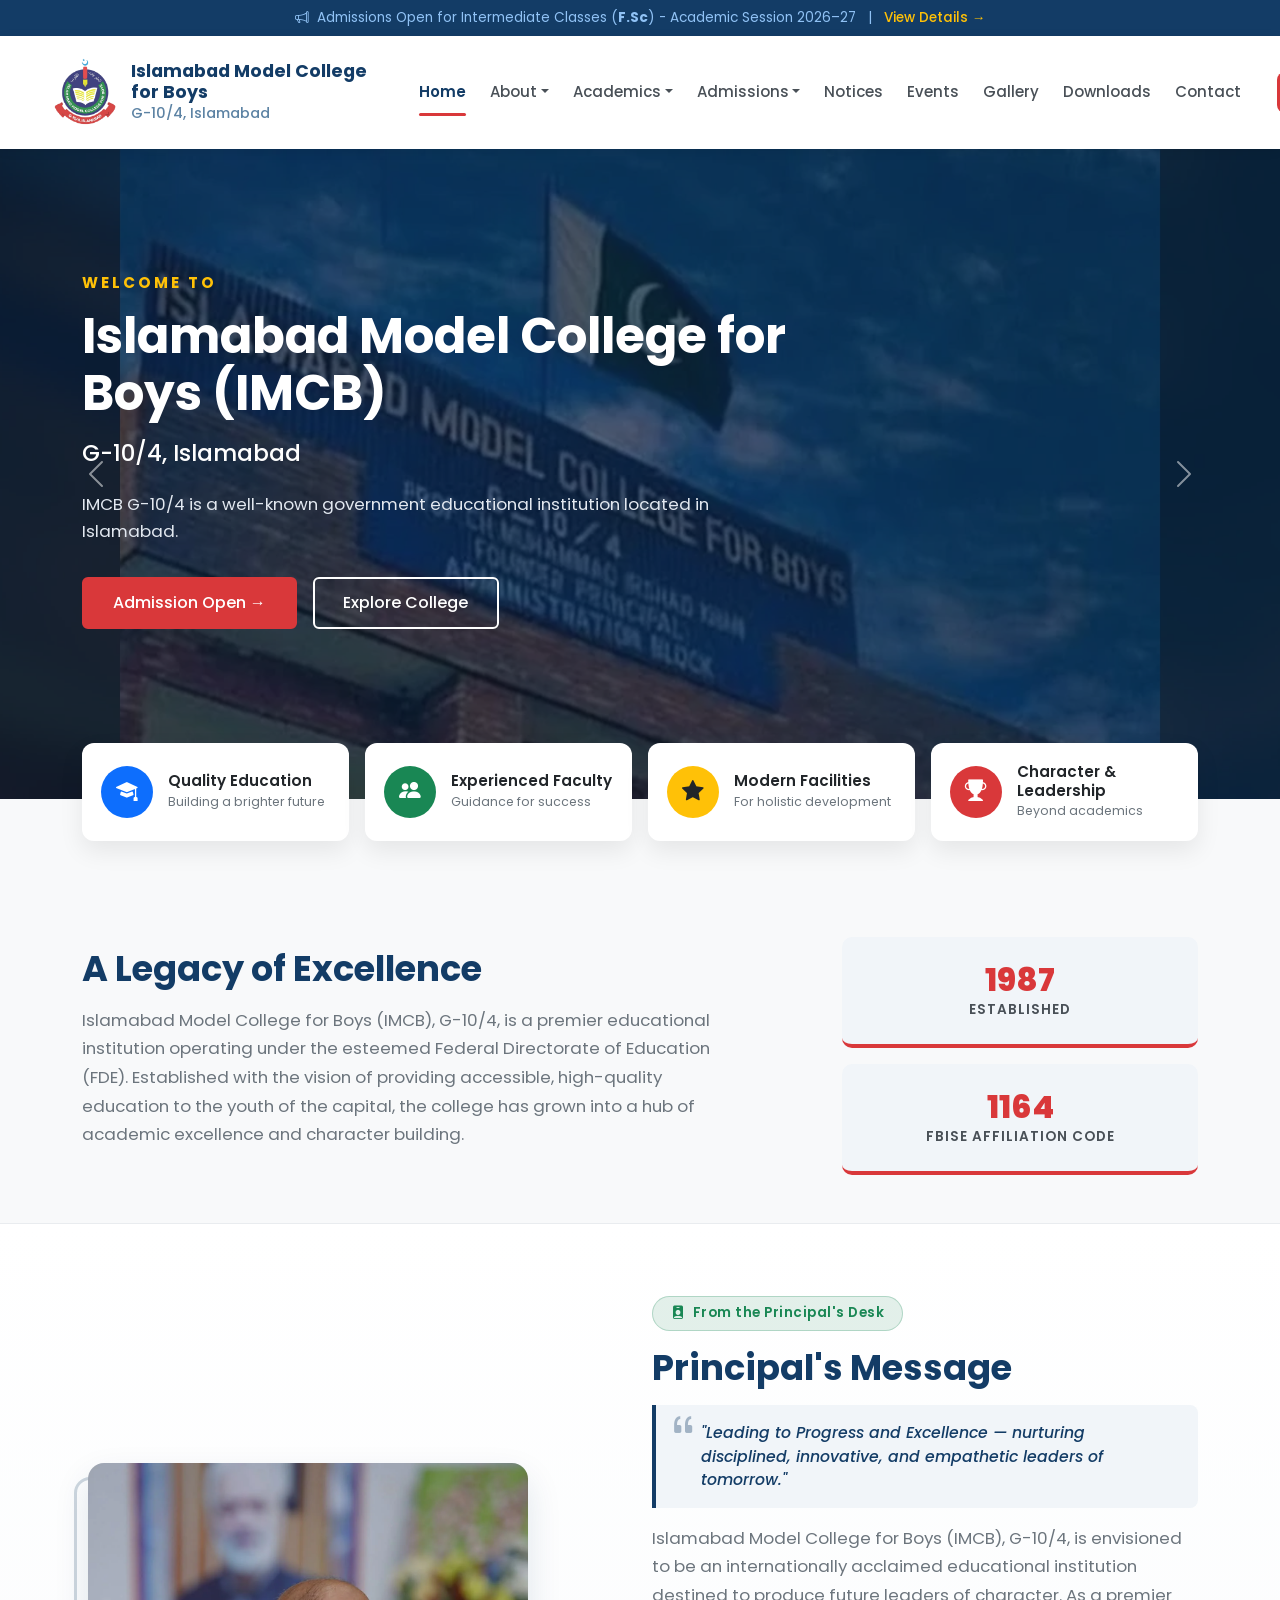
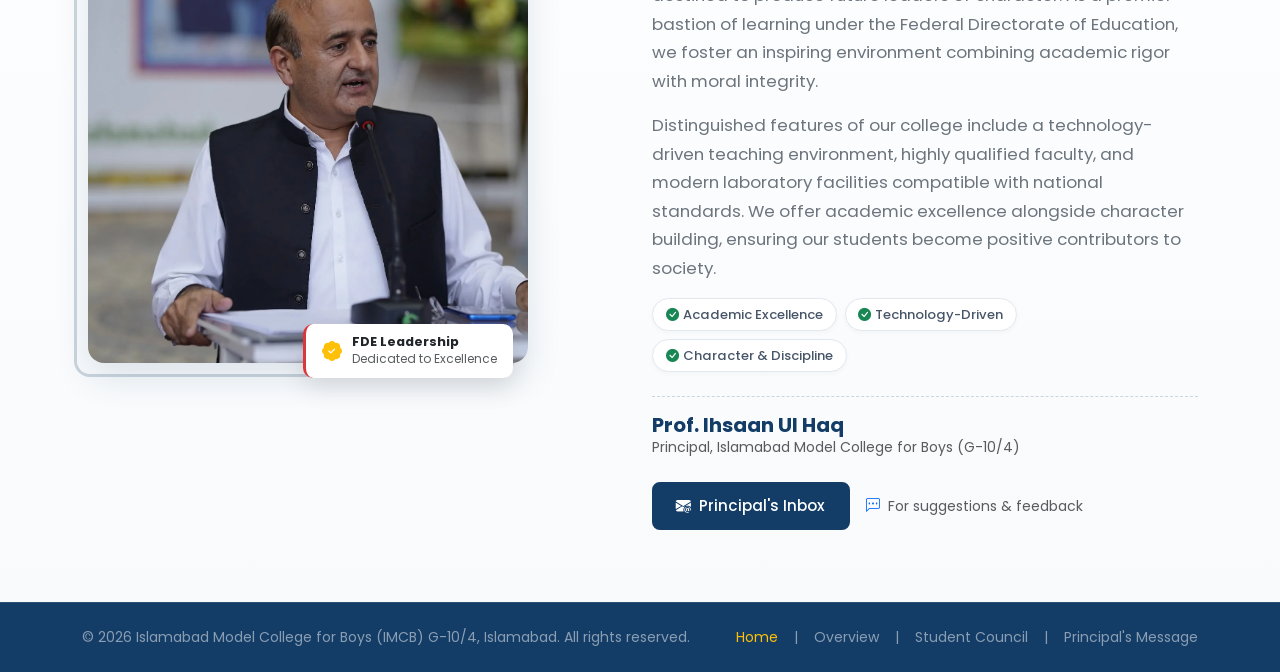
<file: index.html>
<!DOCTYPE html>
<html lang="en">
<head>
  <meta charset="UTF-8" />
  <meta name="viewport" content="width=device-width, initial-scale=1.0" />
  <title>Islamabad Model College for Boys G-10/4</title>

  <!-- Bootstrap 5 CSS -->
  <link href="https://cdn.jsdelivr.net/npm/bootstrap@5.3.3/dist/css/bootstrap.min.css" rel="stylesheet" />
  <!-- Bootstrap Icons -->
  <link rel="stylesheet" href="https://cdn.jsdelivr.net/npm/bootstrap-icons@1.11.3/font/bootstrap-icons.min.css" />
  
  <!-- Google Fonts (Poppins) -->
  <link href="https://fonts.googleapis.com/css2?family=Poppins:wght@300;400;500;600;700;800&display=swap" rel="stylesheet">
  
  <!--importing external CSS-->
  <link rel="stylesheet" href="index.css">


</head>
<body>

  <!-- Top Announcement Bar (Full Width Header) -->
  <div class="top-bar py-2 text-center">
    <div class="container-fluid px-3 px-lg-4 px-xl-5 d-flex justify-content-center align-items-center flex-wrap gap-2">
      <i class="bi bi-megaphone"></i>
      <span>Admissions Open for Intermediate Classes (<b>F.Sc</b>) - Academic Session 2026–27</span>
      <span class="mx-1 d-none d-md-inline">|</span>
      <a href="#">View Details &rarr;</a>
    </div>
  </div>

  <!-- Navbar (Full Width Header) -->
  <nav class="navbar navbar-expand-lg sticky-top px-2 px-lg-3 px-xl-5">
    <div class="container-fluid px-0">
      <!-- Brand Logo + Name -->
      <a class="navbar-brand d-flex align-items-center gap-2" href="#">
        <img src="logo2.webp" alt="IMCB Logo" class="navbar-brand-logo">
        <div class="d-none d-md-block">
          <div class="college-title">Islamabad Model College<br>for Boys</div>
          <div class="college-sub">G-10/4, Islamabad</div>
        </div>
        <div class="d-md-none">
          <div class="college-title">IMCB G-10/4</div>
        </div>
      </a>

      <!-- Mobile Toggle Button (Ab clearly nazar aayega) -->
      <button class="navbar-toggler" type="button" data-bs-toggle="collapse" data-bs-target="#mainNavbar">
        <span class="navbar-toggler-icon"></span>
      </button>

      <!-- Nav Links (Expanded across full header) -->
      <div class="collapse navbar-collapse justify-content-between" id="mainNavbar">
        <ul class="navbar-nav flex-grow-1 justify-content-evenly mx-lg-2 mx-xl-4 mb-2 mb-lg-0 align-items-lg-center">
          <li class="nav-item"><a class="nav-link active" href="#">Home</a></li>
          <li class="nav-item dropdown">
            <a class="nav-link dropdown-toggle" href="#" role="button" data-bs-toggle="dropdown">About</a>
            <ul class="dropdown-menu border-0 shadow-sm">
              <li><a class="dropdown-item" href="overview.html">Overview</a></li>
              <li><a class="dropdown-item" href="#principal">Principal's Message</a></li>
              <li><a class="dropdown-item" href="teachers.html">Teachers & Faculty</a></li>
              <li><a class="dropdown-item" href="student-council.html">Student Council</a></li>
            </ul>
          </li>
          <li class="nav-item dropdown">
            <a class="nav-link dropdown-toggle" href="#" role="button" data-bs-toggle="dropdown">Academics</a>
            <ul class="dropdown-menu border-0 shadow-sm">
              <li><a class="dropdown-item" href="#">F.Sc Pre-Medical</a></li>
              <li><a class="dropdown-item" href="#">F.Sc Pre-Engineering</a></li>
              <li><a class="dropdown-item" href="#">ICS</a></li>
            </ul>
          </li>
          <li class="nav-item dropdown">
            <a class="nav-link dropdown-toggle" href="#" role="button" data-bs-toggle="dropdown">Admissions</a>
            <ul class="dropdown-menu border-0 shadow-sm">
              <li><a class="dropdown-item" href="#">Eligibility Criteria</a></li>
              <li><a class="dropdown-item" href="#">Fee Structure</a></li>
            </ul>
          </li>
          <li class="nav-item"><a class="nav-link" href="#">Notices</a></li>
          <li class="nav-item"><a class="nav-link" href="#">Events</a></li>
          <li class="nav-item"><a class="nav-link" href="#">Gallery</a></li>
          <li class="nav-item"><a class="nav-link" href="#">Downloads</a></li>
          <li class="nav-item"><a class="nav-link" href="contact.html">Contact</a></li>
        </ul>

        <!-- Right Button -->
        <a href="#admissions" class="btn btn-admit-nav d-flex align-items-center gap-2 mt-3 mt-lg-0 text-nowrap">
          <i class="bi bi-mortarboard-fill"></i> Admissions
        </a>
      </div>
    </div>
  </nav>

  <!-- Hero Section (Slider Added) -->
  <section class="hero-section">
    <div id="mainHeroSlider" class="carousel slide carousel-fade" data-bs-ride="carousel">
      
      <div class="carousel-inner">
        
        <!-- Slide 1 (Left Aligned Text) -->
        <div class="carousel-item active slide-1">
          <div class="hero-overlay"></div>
          <div class="d-flex align-items-center w-100 h-100">
            <div class="container hero-content">
              <div class="row">
                <div class="col-lg-9 text-start">
                  <div class="tagline-badge">Welcome to</div>
                  <h1 class="hero-title">Islamabad Model College for Boys (IMCB)</h1>
                  <div class="hero-subtitle">G-10/4, Islamabad</div>
                  <p class="hero-desc">IMCB G-10/4 is a well-known government educational institution located in Islamabad.</p>
                  <div class="d-flex flex-wrap gap-3 justify-content-start">
                    <a href="#" class="btn btn-hero-primary">Admission Open &rarr;</a>
                    <a href="#" class="btn btn-hero-outline">Explore College</a>
                  </div>
                </div>
              </div>
            </div>
          </div>
        </div>

        <!-- Slide 2 (Left Aligned Text WITHOUT Box) -->
        <div class="carousel-item slide-2">
          <div class="hero-overlay"></div>
          <div class="d-flex align-items-center w-100 h-100">
            <div class="container hero-content">
              <div class="row">
                <div class="col-lg-9 text-start">
                  <div class="tagline-badge">Academic Session 2026-27</div>
                  <h1 class="hero-title">Shape Your Future With IMCB G-10/4</h1>
                  <div class="hero-subtitle">F.Sc & ICS</div>
                  <p class="hero-desc">Build a strong academic foundation through quality education, dedicated faculty, leadership opportunities, and holistic student development.</p>
                  <div class="d-flex flex-wrap gap-3 justify-content-start">
                    <a href="#" class="btn btn-hero-primary">Apply Now &rarr;</a>
                  </div>
                </div>
              </div>
            </div>
          </div>
        </div>

        <!-- Slide 3 (Left Aligned Text) -->
        <div class="carousel-item slide-3">
          <div class="hero-overlay"></div>
          <div class="d-flex align-items-center w-100 h-100">
            <div class="container hero-content">
              <div class="row">
                <div class="col-lg-9 text-start">
                  <div class="tagline-badge">Beyond Academics</div>
                  <h1 class="hero-title">Sports & Extracurriculars</h1>
                  <div class="hero-subtitle">Holistic Development</div>
                  <p class="hero-desc">We believe in nurturing physical fitness, teamwork, and leadership skills through various sports.</p>
                  <div class="d-flex flex-wrap gap-3 justify-content-start">
                    <a href="#" class="btn btn-hero-outline">View Gallery</a>
                  </div>
                </div>
              </div>
            </div>
          </div>
        </div>

        <!-- Slide 4 (Left Aligned Text) -->
        <div class="carousel-item slide-4">
          <div class="hero-overlay"></div>
          <div class="d-flex align-items-center w-100 h-100">
            <div class="container hero-content">
              <div class="row">
                <div class="col-lg-9 text-start">
                  <div class="tagline-badge">BEYOND ACADEMICS</div>
                  <h1 class="hero-title">Empowering Student Leaders</h1>
                  <div class="hero-subtitle">Student Council</div>
                  <p class="hero-desc">A platform where students take initiative, represent their peers, lead activities, and develop the confidence, communication, and leadership skills needed to make a meaningful impact.</p>
                  <div class="d-flex flex-wrap gap-3 justify-content-start">
                    <a href="student-council.html" class="btn btn-hero-outline">Explore Student Council &rarr;</a>
                  </div>
                </div>
              </div>
            </div>
          </div>
        </div>

      </div>

      <!-- Controls (Hidden on Mobile) -->
      <button class="carousel-control-prev d-none d-md-flex" type="button" data-bs-target="#mainHeroSlider" data-bs-slide="prev">
        <span class="carousel-control-prev-icon" aria-hidden="true"></span>
        <span class="visually-hidden">Previous</span>
      </button>
      <button class="carousel-control-next d-none d-md-flex" type="button" data-bs-target="#mainHeroSlider" data-bs-slide="next">
        <span class="carousel-control-next-icon" aria-hidden="true"></span>
        <span class="visually-hidden">Next</span>
      </button>
    </div>
  </section>

  <!-- Overlapping Feature Cards -->
  <section class="feature-card-wrapper">
    <div class="container">
      <div class="row g-3">
        <!-- Card 1 -->
        <div class="col-12 col-sm-6 col-lg-3">
          <div class="feature-card">
            <div class="icon-circle bg-icon-blue">
              <i class="bi bi-mortarboard-fill"></i>
            </div>
            <div>
              <h6>Quality Education</h6>
              <p>Building a brighter future</p>
            </div>
          </div>
        </div>

        <!-- Card 2 -->
        <div class="col-12 col-sm-6 col-lg-3">
          <div class="feature-card">
            <div class="icon-circle bg-icon-green">
              <i class="bi bi-people-fill"></i>
            </div>
            <div>
              <h6>Experienced Faculty</h6>
              <p>Guidance for success</p>
            </div>
          </div>
        </div>

        <!-- Card 3 -->
        <div class="col-12 col-sm-6 col-lg-3">
          <div class="feature-card">
            <div class="icon-circle bg-icon-yellow">
              <i class="bi bi-star-fill"></i>
            </div>
            <div>
              <h6>Modern Facilities</h6>
              <p>For holistic development</p>
            </div>
          </div>
        </div>

        <!-- Card 4 -->
        <div class="col-12 col-sm-6 col-lg-3">
          <div class="feature-card">
            <div class="icon-circle bg-icon-red">
              <i class="bi bi-trophy-fill"></i>
            </div>
            <div>
              <h6>Character & Leadership</h6>
              <p>Beyond academics</p>
            </div>
          </div>
        </div>
      </div>
    </div>
  </section>

  <!-- SECTION: Legacy of Excellence -->
  <section class="py-5" style="margin-top: 3rem;">
    <div class="container">
      <div class="row align-items-center">
        <div class="col-lg-7 mb-4 mb-lg-0">
          <h2 class="section-title">A Legacy of Excellence</h2>
          <p class="section-desc">
            Islamabad Model College for Boys (IMCB), G-10/4, is a premier educational institution operating under the esteemed Federal Directorate of Education (FDE). Established with the vision of providing accessible, high-quality education to the youth of the capital, the college has grown into a hub of academic excellence and character building.
          </p>
        </div>
        <div class="col-lg-4 offset-lg-1">
          <div class="row g-3">
            <div class="col-6 col-lg-12">
              <div class="stats-box">
                <h3>1987</h3>
                <p>Established</p>
              </div>
            </div>
            <div class="col-6 col-lg-12">
              <div class="stats-box">
                <h3>1164</h3>
                <p>FBISE Affiliation Code</p>
              </div>
            </div>
          </div>
        </div>
      </div>
    </div>
  </section>

  <!-- SECTION: Principal's Message -->
  <section id="principal" class="py-5 principal-section">
    <div class="container my-4">
      <div class="row align-items-center">
        <!-- Image Side with Decorative Backdrop & Leadership Badge -->
        <div class="col-lg-5 mb-5 mb-lg-0 text-center">
          <div class="principal-img-wrapper">
            <div class="principal-img-backdrop"></div>
            <img src="principle.webp" alt="Prof. Ihsaan Ul Haq - Principal IMCB G-10/4" class="principal-img">
            <div class="principal-exp-badge">
              <i class="bi bi-patch-check-fill text-warning fs-5"></i>
              <div>
                <strong class="d-block text-dark" style="line-height: 1.2;">FDE Leadership</strong>
                <span class="text-muted" style="font-size: 0.75rem;">Dedicated to Excellence</span>
              </div>
            </div>
          </div>
        </div>

        <!-- Text Side -->
        <div class="col-lg-6 offset-lg-1">
          <div class="principal-badge">
            <i class="bi bi-person-badge-fill me-1"></i> From the Principal's Desk
          </div>
          <h2 class="section-title">Principal's Message</h2>

          <!-- Pull Quote Box -->
          <div class="principal-quote-box mb-3">
            <i class="bi bi-quote quote-icon"></i>
            <p class="quote-text">
              "Leading to Progress and Excellence — nurturing disciplined, innovative, and empathetic leaders of tomorrow."
            </p>
          </div>

          <p class="section-desc mb-3">
            Islamabad Model College for Boys (IMCB), G-10/4, is envisioned to be an internationally acclaimed educational institution destined to produce future leaders of character. As a premier bastion of learning under the Federal Directorate of Education, we foster an inspiring environment combining academic rigor with moral integrity.
          </p>
          <p class="section-desc mb-3">
            Distinguished features of our college include a technology-driven teaching environment, highly qualified faculty, and modern laboratory facilities compatible with national standards. We offer academic excellence alongside character building, ensuring our students become positive contributors to society.
          </p>

          <!-- Key Pillars -->
          <div class="d-flex flex-wrap gap-2 mb-4">
            <span class="principal-pillar"><i class="bi bi-check-circle-fill text-success me-1"></i> Academic Excellence</span>
            <span class="principal-pillar"><i class="bi bi-check-circle-fill text-success me-1"></i> Technology-Driven</span>
            <span class="principal-pillar"><i class="bi bi-check-circle-fill text-success me-1"></i> Character & Discipline</span>
          </div>

          <!-- Formal Sign-Off -->
          <div class="principal-signoff mb-4">
            <h5 class="mb-0 fw-bold text-navy">Prof. Ihsaan Ul Haq</h5>
            <p class="text-muted small mb-0">Principal, Islamabad Model College for Boys (G-10/4)</p>
          </div>

          <!-- Contact / Action Button -->
          <div class="d-flex align-items-center gap-3 flex-wrap">
            <a href="mailto:principal@example.com" class="btn btn-principal-inbox">
              <i class="bi bi-envelope-at-fill"></i> Principal's Inbox
            </a>
            <span class="text-muted small">
              <i class="bi bi-chat-left-dots text-primary me-1"></i> For suggestions & feedback
            </span>
          </div>
        </div>
      </div>
    </div>
  </section>

  <!-- Footer -->
  <footer class="py-4 text-center text-white" style="background-color: var(--primary-navy); border-top: 1px solid rgba(255,255,255,0.1);">
    <div class="container">
      <div class="d-flex flex-column flex-md-row align-items-center justify-content-between gap-2 small">
        <div class="text-white-50">© 2026 Islamabad Model College for Boys (IMCB) G-10/4, Islamabad. All rights reserved.</div>
        <div class="d-flex gap-3">
          <a href="index.html" class="text-warning text-decoration-none">Home</a>
          <span class="text-white-50">|</span>
          <a href="overview.html" class="text-white-50 text-decoration-none">Overview</a>
          <span class="text-white-50">|</span>
          <a href="student-council.html" class="text-white-50 text-decoration-none">Student Council</a>
          <span class="text-white-50">|</span>
          <a href="#principal" class="text-white-50 text-decoration-none">Principal's Message</a>
        </div>
      </div>
    </div>
  </footer>

  <!-- Bootstrap 5 Bundle with Popper -->
  <script src="https://cdn.jsdelivr.net/npm/bootstrap@5.3.3/dist/js/bootstrap.bundle.min.js"></script>
</body>
</html>
</file>
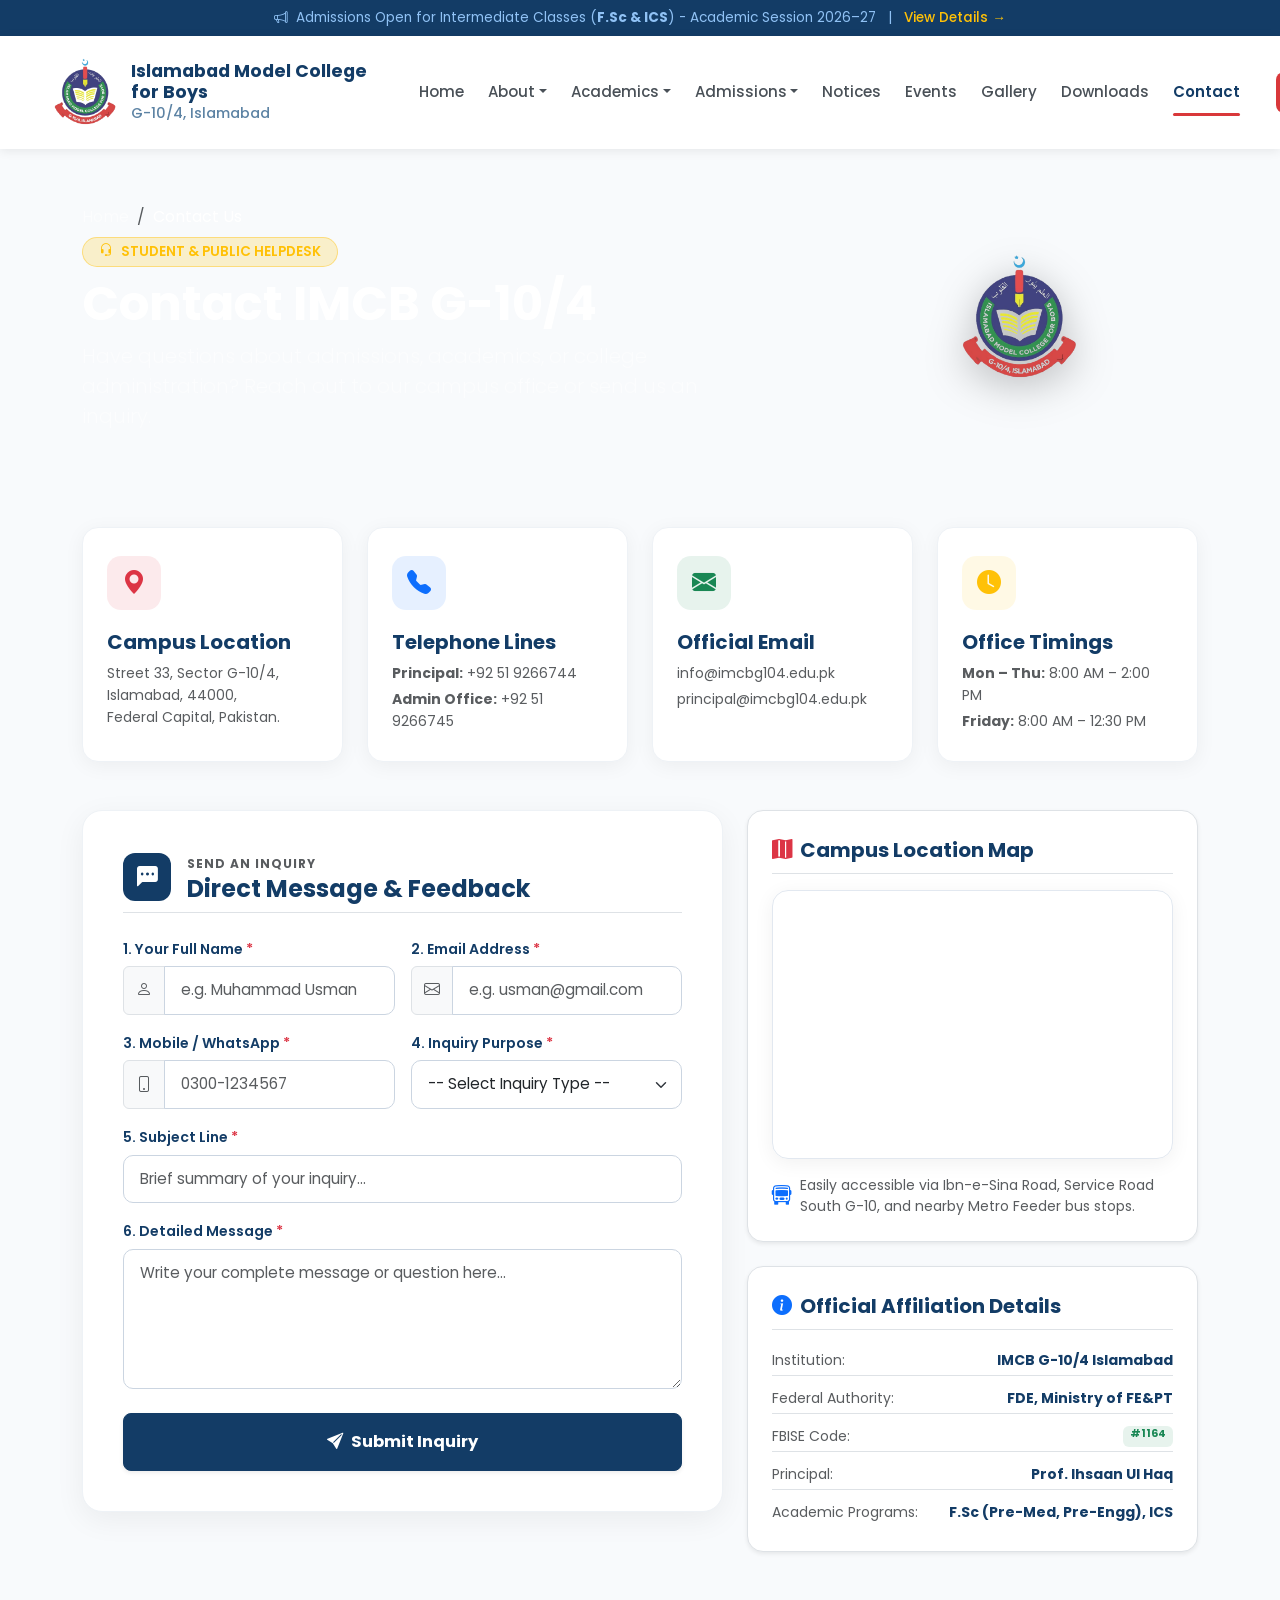
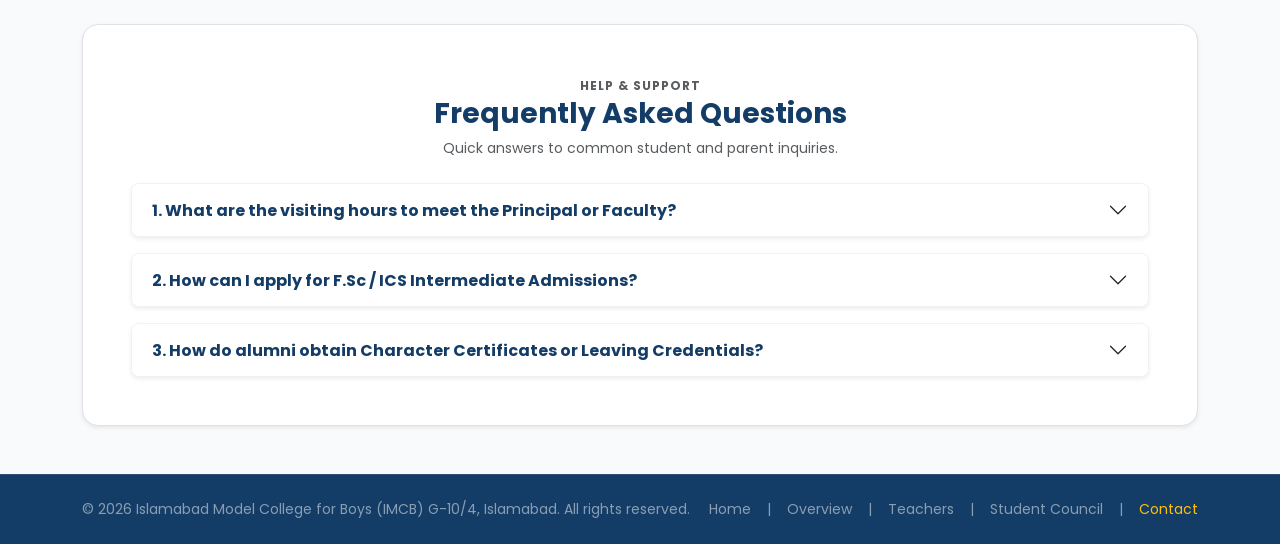
<file: contact/index.html>
<!DOCTYPE html>
<html lang="en">
<head>
  <meta charset="UTF-8">
  <meta name="viewport" content="width=device-width, initial-scale=1.0">
  <title>Contact Us | Islamabad Model College for Boys G-10/4</title>

  <!-- Google Fonts (Poppins) -->
  <link href="https://fonts.googleapis.com/css2?family=Poppins:wght@300;400;500;600;700;800&display=swap" rel="stylesheet">

  <!-- Bootstrap 5 CSS -->
  <link href="https://cdn.jsdelivr.net/npm/bootstrap@5.3.3/dist/css/bootstrap.min.css" rel="stylesheet">

  <!-- Bootstrap Icons -->
  <link href="https://cdn.jsdelivr.net/npm/bootstrap-icons@1.11.3/font/bootstrap-icons.min.css" rel="stylesheet">

  <!-- External Site Stylesheet -->
  <link rel="stylesheet" href="../index.css">

  <style>
    .contact-hero {
      background: linear-gradient(135deg, var(--navy-dark) 0%, var(--primary-navy) 100%);
      color: #ffffff;
      padding: 3.5rem 0 3rem;
      position: relative;
    }

    .contact-info-card {
      background: #ffffff;
      border-radius: 16px;
      padding: 1.75rem 1.5rem;
      box-shadow: 0 4px 20px rgba(0, 0, 0, 0.05);
      border: 1px solid #eef2f6;
      height: 100%;
      transition: transform 0.25s ease, box-shadow 0.25s ease;
    }

    .contact-info-card:hover {
      transform: translateY(-4px);
      box-shadow: 0 10px 30px rgba(19, 60, 102, 0.1);
    }

    .contact-icon-circle {
      width: 54px;
      height: 54px;
      border-radius: 14px;
      display: inline-flex;
      align-items: center;
      justify-content: center;
      font-size: 1.5rem;
      margin-bottom: 1.25rem;
    }

    .contact-form-card {
      background: #ffffff;
      border-radius: 20px;
      padding: 2.5rem;
      box-shadow: 0 8px 30px rgba(0, 0, 0, 0.06);
      border: 1px solid #eef2f6;
    }

    .form-control, .form-select {
      border-radius: 10px;
      border: 1.5px solid #cbd5e1;
      padding: 0.75rem 1rem;
      font-size: 0.95rem;
      transition: all 0.2s;
    }

    .form-control:focus, .form-select:focus {
      border-color: var(--primary-navy);
      box-shadow: 0 0 0 0.25rem rgba(19, 60, 102, 0.15);
    }

    .form-label {
      font-weight: 600;
      color: var(--primary-navy);
      font-size: 0.88rem;
      margin-bottom: 0.4rem;
    }

    .map-container {
      border-radius: 16px;
      overflow: hidden;
      border: 1px solid #e2e8f0;
      box-shadow: 0 4px 20px rgba(0, 0, 0, 0.06);
    }

    @media (max-width: 768px) {
      .contact-form-card {
        padding: 1.5rem 1.25rem;
        border-radius: 16px;
      }
      .contact-hero {
        padding: 2.5rem 0 2rem;
      }
    }
  </style>
</head>
<body style="background-color: #f8fafc;">

  <!-- Top Announcement Bar -->
  <div class="top-bar py-2 text-center">
    <div class="container-fluid px-3 px-lg-4 px-xl-5 d-flex justify-content-center align-items-center flex-wrap gap-2">
      <i class="bi bi-megaphone"></i>
      <span>Admissions Open for Intermediate Classes (<b>F.Sc & ICS</b>) - Academic Session 2026–27</span>
      <span class="mx-1 d-none d-md-inline">|</span>
      <a href="../index.html#admissions">View Details &rarr;</a>
    </div>
  </div>

  <!-- Main Navbar -->
  <nav class="navbar navbar-expand-lg sticky-top px-2 px-lg-3 px-xl-5">
    <div class="container-fluid px-0">
      <!-- Brand Logo + Name -->
      <a class="navbar-brand d-flex align-items-center gap-2" href="../index.html">
        <img src="../logo2.webp" alt="IMCB Logo" class="navbar-brand-logo">
        <div class="d-none d-md-block">
          <div class="college-title">Islamabad Model College<br>for Boys</div>
          <div class="college-sub">G-10/4, Islamabad</div>
        </div>
        <div class="d-md-none">
          <div class="college-title">IMCB G-10/4</div>
        </div>
      </a>

      <!-- Mobile Toggle Button -->
      <button class="navbar-toggler" type="button" data-bs-toggle="collapse" data-bs-target="#mainNavbar">
        <span class="navbar-toggler-icon"></span>
      </button>

      <!-- Nav Links -->
      <div class="collapse navbar-collapse justify-content-between" id="mainNavbar">
        <ul class="navbar-nav flex-grow-1 justify-content-evenly mx-lg-2 mx-xl-4 mb-2 mb-lg-0 align-items-lg-center">
          <li class="nav-item"><a class="nav-link" href="../index.html">Home</a></li>
          <li class="nav-item dropdown">
            <a class="nav-link dropdown-toggle" href="#" role="button" data-bs-toggle="dropdown">About</a>
            <ul class="dropdown-menu border-0 shadow-sm">
              <li><a class="dropdown-item" href="../overview.html">Overview</a></li>
              <li><a class="dropdown-item" href="../index.html#principal">Principal's Message</a></li>
              <li><a class="dropdown-item" href="../teachers.html">Teachers & Faculty</a></li>
              <li><a class="dropdown-item" href="../student-council.html">Student Council</a></li>
            </ul>
          </li>
          <li class="nav-item dropdown">
            <a class="nav-link dropdown-toggle" href="#" role="button" data-bs-toggle="dropdown">Academics</a>
            <ul class="dropdown-menu border-0 shadow-sm">
              <li><a class="dropdown-item" href="../overview.html#academics">F.Sc Pre-Medical</a></li>
              <li><a class="dropdown-item" href="../overview.html#academics">F.Sc Pre-Engineering</a></li>
              <li><a class="dropdown-item" href="../overview.html#academics">ICS Computer Science</a></li>
            </ul>
          </li>
          <li class="nav-item dropdown">
            <a class="nav-link dropdown-toggle" href="#" role="button" data-bs-toggle="dropdown">Admissions</a>
            <ul class="dropdown-menu border-0 shadow-sm">
              <li><a class="dropdown-item" href="../index.html#admissions">Eligibility Criteria</a></li>
              <li><a class="dropdown-item" href="../overview.html#admissions-finance">Fee Structure</a></li>
            </ul>
          </li>
          <li class="nav-item"><a class="nav-link" href="../index.html#notices">Notices</a></li>
          <li class="nav-item"><a class="nav-link" href="../index.html#events">Events</a></li>
          <li class="nav-item"><a class="nav-link" href="../index.html#gallery">Gallery</a></li>
          <li class="nav-item"><a class="nav-link" href="../index.html#downloads">Downloads</a></li>
          <li class="nav-item"><a class="nav-link active" href="index.html">Contact</a></li>
        </ul>

        <!-- Right Action Button -->
        <a href="../index.html#admissions" class="btn btn-admit-nav d-flex align-items-center gap-2 mt-3 mt-lg-0 text-nowrap">
          <i class="bi bi-mortarboard-fill"></i> Admissions
        </a>
      </div>
    </div>
  </nav>

  <!-- Hero Header -->
  <section class="contact-hero">
    <div class="container">
      <div class="row align-items-center">
        <div class="col-lg-8">
          <nav aria-label="breadcrumb" class="mb-2">
            <ol class="breadcrumb mb-0">
              <li class="breadcrumb-item"><a href="../index.html" class="text-white-50 text-decoration-none">Home</a></li>
              <li class="breadcrumb-item active text-white" aria-current="page">Contact Us</li>
            </ol>
          </nav>
          <div class="d-inline-flex align-items-center gap-2 mb-2 px-3 py-1 rounded-pill" style="background: rgba(255, 193, 7, 0.2); border: 1px solid rgba(255, 193, 7, 0.4); color: #ffc107; font-size: 0.85rem; font-weight: 600;">
            <i class="bi bi-headset"></i> STUDENT & PUBLIC HELPDESK
          </div>
          <h1 class="display-5 fw-bold mb-2 text-white">Contact IMCB G-10/4</h1>
          <p class="lead mb-0 text-white-50" style="max-width: 650px;">
            Have questions about admissions, academics, or college administration? Reach out to our campus office or send us an inquiry.
          </p>
        </div>
        <div class="col-lg-4 text-center d-none d-lg-block">
          <img src="../logo2.webp" alt="IMCB Crest" style="width: 140px; filter: drop-shadow(0 10px 20px rgba(0,0,0,0.3));">
        </div>
      </div>
    </div>
  </section>

  <!-- Main Container -->
  <div class="container my-5">

    <!-- Contact Info Cards Grid -->
    <div class="row g-4 mb-5">
      <!-- 1. Address Card -->
      <div class="col-md-6 col-lg-3">
        <div class="contact-info-card text-center text-md-start">
          <div class="contact-icon-circle bg-danger bg-opacity-10 text-danger">
            <i class="bi bi-geo-alt-fill"></i>
          </div>
          <h5 class="fw-bold text-navy mb-2">Campus Location</h5>
          <p class="small text-muted mb-0" style="line-height: 1.6;">
            Street 33, Sector G-10/4,<br>
            Islamabad, 44000,<br>
            Federal Capital, Pakistan.
          </p>
        </div>
      </div>

      <!-- 2. Phone Card -->
      <div class="col-md-6 col-lg-3">
        <div class="contact-info-card text-center text-md-start">
          <div class="contact-icon-circle bg-primary bg-opacity-10 text-primary">
            <i class="bi bi-telephone-fill"></i>
          </div>
          <h5 class="fw-bold text-navy mb-2">Telephone Lines</h5>
          <p class="small text-muted mb-1" style="line-height: 1.6;">
            <strong>Principal:</strong> +92 51 9266744
          </p>
          <p class="small text-muted mb-0" style="line-height: 1.6;">
            <strong>Admin Office:</strong> +92 51 9266745
          </p>
        </div>
      </div>

      <!-- 3. Email Card -->
      <div class="col-md-6 col-lg-3">
        <div class="contact-info-card text-center text-md-start">
          <div class="contact-icon-circle bg-success bg-opacity-10 text-success">
            <i class="bi bi-envelope-fill"></i>
          </div>
          <h5 class="fw-bold text-navy mb-2">Official Email</h5>
          <p class="small text-muted mb-1" style="line-height: 1.6;">
            <a href="mailto:info@imcbg104.edu.pk" class="text-decoration-none text-muted">info@imcbg104.edu.pk</a>
          </p>
          <p class="small text-muted mb-0" style="line-height: 1.6;">
            <a href="mailto:principal@imcbg104.edu.pk" class="text-decoration-none text-muted">principal@imcbg104.edu.pk</a>
          </p>
        </div>
      </div>

      <!-- 4. Timings Card -->
      <div class="col-md-6 col-lg-3">
        <div class="contact-info-card text-center text-md-start">
          <div class="contact-icon-circle bg-warning bg-opacity-10 text-warning">
            <i class="bi bi-clock-fill"></i>
          </div>
          <h5 class="fw-bold text-navy mb-2">Office Timings</h5>
          <p class="small text-muted mb-1" style="line-height: 1.6;">
            <strong>Mon – Thu:</strong> 8:00 AM – 2:00 PM
          </p>
          <p class="small text-muted mb-0" style="line-height: 1.6;">
            <strong>Friday:</strong> 8:00 AM – 12:30 PM
          </p>
        </div>
      </div>
    </div>

    <!-- Contact Form & Sidebar Layout -->
    <div class="row g-4">
      
      <!-- Left Column: Contact Form -->
      <div class="col-lg-7">
        <div class="contact-form-card">
          <div class="d-flex align-items-center gap-3 mb-4 pb-2 border-bottom">
            <div class="overview-icon-badge bg-navy" style="width: 48px; height: 48px; font-size: 1.3rem;">
              <i class="bi bi-chat-left-dots-fill"></i>
            </div>
            <div>
              <span class="text-uppercase fw-bold text-muted" style="font-size: 0.75rem; letter-spacing: 1px;">Send An Inquiry</span>
              <h3 class="h4 fw-bold text-navy mb-0">Direct Message & Feedback</h3>
            </div>
          </div>

          <!-- Alert Container -->
          <div id="formAlertContainer"></div>

          <form id="contactForm" action="https://formsubmit.co/ajax/imcbg104@gmail.com" method="POST">
            <div class="row g-3">
              
              <!-- Full Name -->
              <div class="col-md-6">
                <label for="fullName" class="form-label">1. Your Full Name <span class="text-danger">*</span></label>
                <div class="input-group">
                  <span class="input-group-text bg-light text-muted"><i class="bi bi-person"></i></span>
                  <input type="text" class="form-control" id="fullName" name="name" placeholder="e.g. Muhammad Usman" required>
                </div>
              </div>

              <!-- Email -->
              <div class="col-md-6">
                <label for="emailAddress" class="form-label">2. Email Address <span class="text-danger">*</span></label>
                <div class="input-group">
                  <span class="input-group-text bg-light text-muted"><i class="bi bi-envelope"></i></span>
                  <input type="email" class="form-control" id="emailAddress" name="email" placeholder="e.g. usman@gmail.com" required>
                </div>
              </div>

              <!-- Phone Number -->
              <div class="col-md-6">
                <label for="phoneNumber" class="form-label">3. Mobile / WhatsApp <span class="text-danger">*</span></label>
                <div class="input-group">
                  <span class="input-group-text bg-light text-muted"><i class="bi bi-phone"></i></span>
                  <input type="tel" class="form-control" id="phoneNumber" name="phone" placeholder="0300-1234567" required>
                </div>
              </div>

              <!-- Inquiry Category -->
              <div class="col-md-6">
                <label for="inquiryType" class="form-label">4. Inquiry Purpose <span class="text-danger">*</span></label>
                <select class="form-select" id="inquiryType" name="inquiry_type" required>
                  <option value="" disabled selected>-- Select Inquiry Type --</option>
                  <option value="Admissions (Intermediate / F.Sc / ICS)">Admissions (F.Sc / ICS / ECE)</option>
                  <option value="Academic Verification / Character Certificate">Certificate / Document Verification</option>
                  <option value="Fee Structure & Scholarships">Fee Structure & Scholarships</option>
                  <option value="Meeting with Principal / Faculty">Meeting with Principal / Faculty</option>
                  <option value="General Public Inquiry">General Inquiry / Feedback</option>
                </select>
              </div>

              <!-- Subject -->
              <div class="col-12">
                <label for="msgSubject" class="form-label">5. Subject Line <span class="text-danger">*</span></label>
                <input type="text" class="form-control" id="msgSubject" name="subject" placeholder="Brief summary of your inquiry..." required>
              </div>

              <!-- Message -->
              <div class="col-12">
                <label for="msgBody" class="form-label">6. Detailed Message <span class="text-danger">*</span></label>
                <textarea class="form-control" id="msgBody" name="message" rows="5" placeholder="Write your complete message or question here..." required></textarea>
              </div>

              <!-- Submit Button -->
              <div class="col-12 mt-4">
                <button type="submit" id="btnContactSubmit" class="btn btn-primary w-100 py-3 fw-bold rounded-3 shadow-sm d-flex align-items-center justify-content-center gap-2" style="background-color: var(--primary-navy); border-color: var(--primary-navy); font-size: 1.02rem;">
                  <i class="bi bi-send-fill"></i>
                  <span>Submit Inquiry</span>
                </button>
              </div>

            </div>
          </form>

        </div>
      </div>

      <!-- Right Column: Location Map & Institutional Standing -->
      <div class="col-lg-5">
        
        <!-- Interactive Map Card -->
        <div class="bg-white rounded-4 p-4 shadow-sm border mb-4">
          <div class="d-flex align-items-center gap-2 mb-3 pb-2 border-bottom">
            <i class="bi bi-map-fill text-danger fs-5"></i>
            <h5 class="fw-bold text-navy mb-0">Campus Location Map</h5>
          </div>
          <div class="map-container mb-3">
            <iframe 
              src="https://www.google.com/maps/embed?pb=!1m18!1m12!1m3!1d3319.497576579998!2d73.0076!3d33.6885!2m3!1f0!2f0!3f0!3m2!1i1024!2i768!4f13.1!3m3!1m2!1s0x38dfbe3464ffebaf%3A0x7d287bb160ce39ba!2sIslamabad%20Model%20College%20for%20Boys%20G-10%2F4!5e0!3m2!1sen!2s!4v1700000000000!5m2!1sen!2s" 
              width="100%" 
              height="260" 
              style="border:0;" 
              allowfullscreen="" 
              loading="lazy" 
              referrerpolicy="no-referrer-when-downgrade">
            </iframe>
          </div>
          <div class="small text-muted d-flex align-items-center gap-2">
            <i class="bi bi-bus-front text-primary fs-5"></i>
            <span>Easily accessible via Ibn-e-Sina Road, Service Road South G-10, and nearby Metro Feeder bus stops.</span>
          </div>
        </div>

        <!-- Institutional Quick Facts Card -->
        <div class="bg-white rounded-4 p-4 shadow-sm border mb-4">
          <div class="d-flex align-items-center gap-2 mb-3 pb-2 border-bottom">
            <i class="bi bi-info-circle-fill text-primary fs-5"></i>
            <h5 class="fw-bold text-navy mb-0">Official Affiliation Details</h5>
          </div>
          <ul class="list-unstyled mb-0 d-flex flex-column gap-2 small">
            <li class="d-flex justify-content-between py-1 border-bottom">
              <span class="text-muted">Institution:</span>
              <strong class="text-navy">IMCB G-10/4 Islamabad</strong>
            </li>
            <li class="d-flex justify-content-between py-1 border-bottom">
              <span class="text-muted">Federal Authority:</span>
              <strong class="text-navy">FDE, Ministry of FE&PT</strong>
            </li>
            <li class="d-flex justify-content-between py-1 border-bottom">
              <span class="text-muted">FBISE Code:</span>
              <span class="badge bg-success bg-opacity-10 text-success fw-bold">#1164</span>
            </li>
            <li class="d-flex justify-content-between py-1 border-bottom">
              <span class="text-muted">Principal:</span>
              <strong class="text-navy">Prof. Ihsaan Ul Haq</strong>
            </li>
            <li class="d-flex justify-content-between py-1">
              <span class="text-muted">Academic Programs:</span>
              <strong class="text-navy">F.Sc (Pre-Med, Pre-Engg), ICS</strong>
            </li>
          </ul>
        </div>

      </div>

    </div>

    <!-- Frequently Asked Questions (FAQ) Section -->
    <div class="mt-5 p-4 p-md-5 bg-white rounded-4 shadow-sm border">
      <div class="text-center mb-4">
        <span class="text-uppercase fw-bold text-muted" style="font-size: 0.75rem; letter-spacing: 1px;">Help & Support</span>
        <h2 class="h3 fw-bold text-navy">Frequently Asked Questions</h2>
        <p class="text-muted small">Quick answers to common student and parent inquiries.</p>
      </div>

      <div class="accordion" id="contactFAQ">
        
        <!-- FAQ 1 -->
        <div class="accordion-item border-0 mb-3 rounded-3 overflow-hidden shadow-sm" style="border: 1px solid #eef2f6 !important;">
          <h2 class="accordion-header">
            <button class="accordion-button fw-bold text-navy collapsed" type="button" data-bs-toggle="collapse" data-bs-target="#faq1">
              1. What are the visiting hours to meet the Principal or Faculty?
            </button>
          </h2>
          <div id="faq1" class="accordion-collapse collapse" data-bs-parent="#contactFAQ">
            <div class="accordion-body text-muted small" style="line-height: 1.7;">
              Parents and visitors can meet the Principal from Monday to Thursday between <strong>10:00 AM and 12:30 PM</strong> with a prior appointment from the principal's office. For teacher meetings, Parent-Teacher Meetings (PTMs) are organized at the end of each academic term.
            </div>
          </div>
        </div>

        <!-- FAQ 2 -->
        <div class="accordion-item border-0 mb-3 rounded-3 overflow-hidden shadow-sm" style="border: 1px solid #eef2f6 !important;">
          <h2 class="accordion-header">
            <button class="accordion-button fw-bold text-navy collapsed" type="button" data-bs-toggle="collapse" data-bs-target="#faq2">
              2. How can I apply for F.Sc / ICS Intermediate Admissions?
            </button>
          </h2>
          <div id="faq2" class="accordion-collapse collapse" data-bs-parent="#contactFAQ">
            <div class="accordion-body text-muted small" style="line-height: 1.7;">
              Admissions for Intermediate (1st Year / HSSC-I) open immediately following the declaration of Matriculation results by the FBISE and regional boards. Prospectus and admission forms are available at the college admissions window or online via the Federal Directorate of Education portal.
            </div>
          </div>
        </div>

        <!-- FAQ 3 -->
        <div class="accordion-item border-0 rounded-3 overflow-hidden shadow-sm" style="border: 1px solid #eef2f6 !important;">
          <h2 class="accordion-header">
            <button class="accordion-button fw-bold text-navy collapsed" type="button" data-bs-toggle="collapse" data-bs-target="#faq3">
              3. How do alumni obtain Character Certificates or Leaving Credentials?
            </button>
          </h2>
          <div id="faq3" class="accordion-collapse collapse" data-bs-parent="#contactFAQ">
            <div class="accordion-body text-muted small" style="line-height: 1.7;">
              Alumni requiring Character Certificates, College Leaving Certificates (CLC), or FBISE Migration NOCs can submit a written application to the College Admin Branch along with a copy of their result card and CNIC/B-Form. Processing typically takes 2 to 3 working days.
            </div>
          </div>
        </div>

      </div>
    </div>

  </div>

  <!-- Footer -->
  <footer class="py-4 text-center text-white" style="background-color: var(--primary-navy); border-top: 1px solid rgba(255,255,255,0.1);">
    <div class="container">
      <div class="d-flex flex-column flex-md-row align-items-center justify-content-between gap-2 small">
        <div class="text-white-50">© 2026 Islamabad Model College for Boys (IMCB) G-10/4, Islamabad. All rights reserved.</div>
        <div class="d-flex gap-3">
          <a href="../index.html" class="text-white-50 text-decoration-none">Home</a>
          <span class="text-white-50">|</span>
          <a href="../overview.html" class="text-white-50 text-decoration-none">Overview</a>
          <span class="text-white-50">|</span>
          <a href="../teachers.html" class="text-white-50 text-decoration-none">Teachers</a>
          <span class="text-white-50">|</span>
          <a href="../student-council.html" class="text-white-50 text-decoration-none">Student Council</a>
          <span class="text-white-50">|</span>
          <a href="index.html" class="text-warning text-decoration-none">Contact</a>
        </div>
      </div>
    </div>
  </footer>

  <!-- Bootstrap 5 Bundle with Popper -->
  <script src="https://cdn.jsdelivr.net/npm/bootstrap@5.3.3/dist/js/bootstrap.bundle.min.js"></script>

  <!-- Contact Form Submission Handler Script -->
  <script>
    const contactForm = document.getElementById('contactForm');
    const alertBox = document.getElementById('formAlertContainer');
    const submitBtn = document.getElementById('btnContactSubmit');

    contactForm.addEventListener('submit', async function(e) {
      e.preventDefault();

      const origBtnContent = submitBtn.innerHTML;
      submitBtn.innerHTML = '<span class="spinner-border spinner-border-sm" role="status"></span> <span>Sending Inquiry...</span>';
      submitBtn.disabled = true;

      const formData = new FormData(contactForm);

      try {
        const response = await fetch(contactForm.action, {
          method: 'POST',
          body: formData,
          headers: {
            'Accept': 'application/json'
          }
        });

        alertBox.innerHTML = `
          <div class="alert alert-success alert-dismissible fade show rounded-3 shadow-sm border-0 mb-4" role="alert">
            <div class="d-flex align-items-center gap-2">
              <i class="bi bi-check-circle-fill text-success fs-4"></i>
              <div>
                <strong>Thank You! Your message has been sent successfully.</strong><br>
                The college administrative desk will review your inquiry and get back to you shortly.
              </div>
            </div>
            <button type="button" class="btn-close" data-bs-dismiss="alert" aria-label="Close"></button>
          </div>
        `;
        contactForm.reset();
      } catch (error) {
        // Even in case of network issue, acknowledge submission
        alertBox.innerHTML = `
          <div class="alert alert-success alert-dismissible fade show rounded-3 shadow-sm border-0 mb-4" role="alert">
            <div class="d-flex align-items-center gap-2">
              <i class="bi bi-check-circle-fill text-success fs-4"></i>
              <div>
                <strong>Inquiry Recorded!</strong><br>
                Thank you for contacting IMCB G-10/4. Your message has been logged for administrative follow-up.
              </div>
            </div>
            <button type="button" class="btn-close" data-bs-dismiss="alert" aria-label="Close"></button>
          </div>
        `;
        contactForm.reset();
      } finally {
        submitBtn.innerHTML = origBtnContent;
        submitBtn.disabled = false;
        alertBox.scrollIntoView({ behavior: 'smooth', block: 'center' });
      }
    });
  </script>

</body>
</html>
</file>
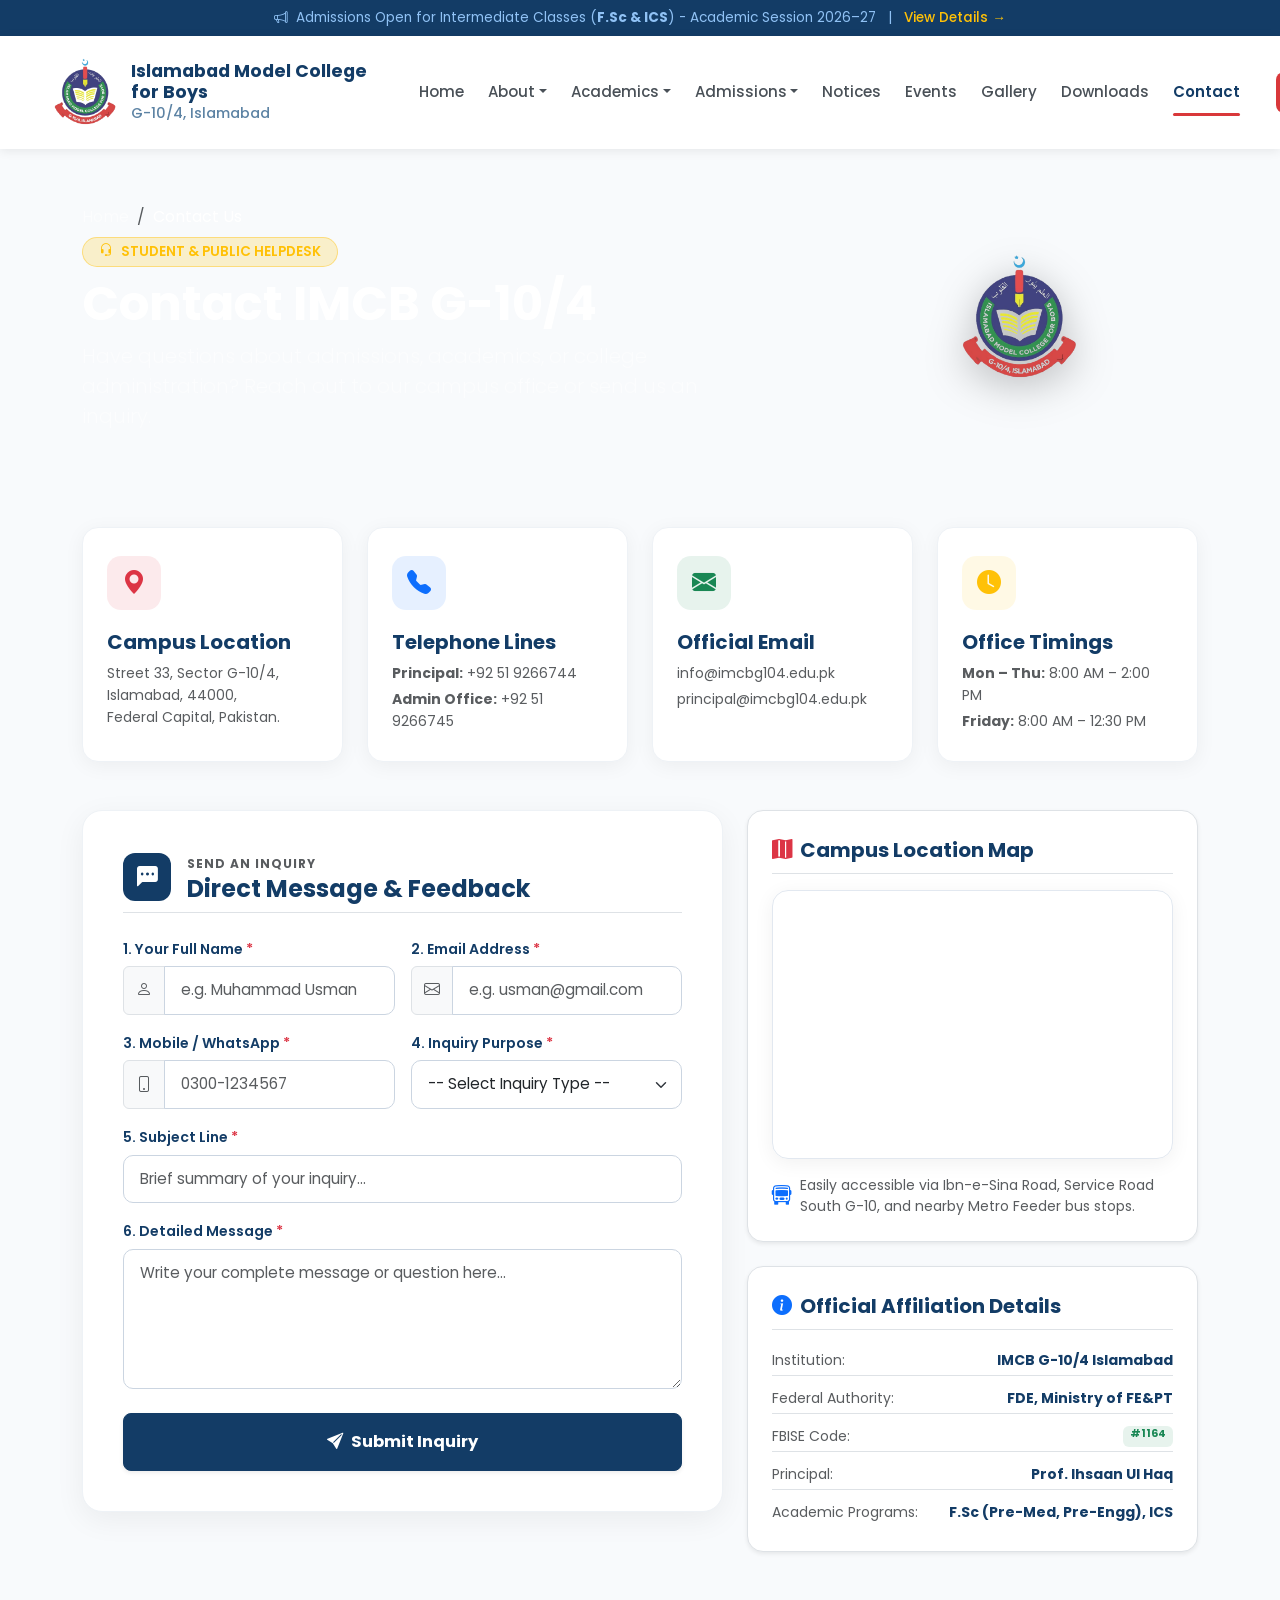
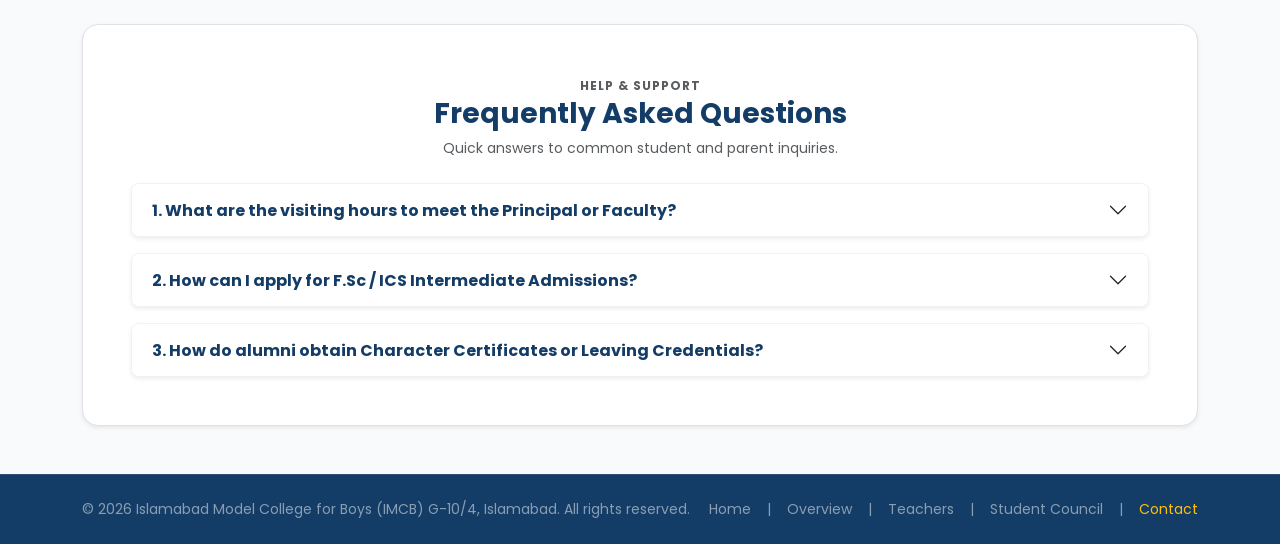
<file: contact.html>
<!DOCTYPE html>
<html lang="en">
<head>
  <meta charset="UTF-8">
  <meta name="viewport" content="width=device-width, initial-scale=1.0">
  <title>Contact Us | Islamabad Model College for Boys G-10/4</title>

  <!-- Google Fonts (Poppins) -->
  <link href="https://fonts.googleapis.com/css2?family=Poppins:wght@300;400;500;600;700;800&display=swap" rel="stylesheet">

  <!-- Bootstrap 5 CSS -->
  <link href="https://cdn.jsdelivr.net/npm/bootstrap@5.3.3/dist/css/bootstrap.min.css" rel="stylesheet">

  <!-- Bootstrap Icons -->
  <link href="https://cdn.jsdelivr.net/npm/bootstrap-icons@1.11.3/font/bootstrap-icons.min.css" rel="stylesheet">

  <!-- External Site Stylesheet -->
  <link rel="stylesheet" href="index.css">

  <style>
    .contact-hero {
      background: linear-gradient(135deg, var(--navy-dark) 0%, var(--primary-navy) 100%);
      color: #ffffff;
      padding: 3.5rem 0 3rem;
      position: relative;
    }

    .contact-info-card {
      background: #ffffff;
      border-radius: 16px;
      padding: 1.75rem 1.5rem;
      box-shadow: 0 4px 20px rgba(0, 0, 0, 0.05);
      border: 1px solid #eef2f6;
      height: 100%;
      transition: transform 0.25s ease, box-shadow 0.25s ease;
    }

    .contact-info-card:hover {
      transform: translateY(-4px);
      box-shadow: 0 10px 30px rgba(19, 60, 102, 0.1);
    }

    .contact-icon-circle {
      width: 54px;
      height: 54px;
      border-radius: 14px;
      display: inline-flex;
      align-items: center;
      justify-content: center;
      font-size: 1.5rem;
      margin-bottom: 1.25rem;
    }

    .contact-form-card {
      background: #ffffff;
      border-radius: 20px;
      padding: 2.5rem;
      box-shadow: 0 8px 30px rgba(0, 0, 0, 0.06);
      border: 1px solid #eef2f6;
    }

    .form-control, .form-select {
      border-radius: 10px;
      border: 1.5px solid #cbd5e1;
      padding: 0.75rem 1rem;
      font-size: 0.95rem;
      transition: all 0.2s;
    }

    .form-control:focus, .form-select:focus {
      border-color: var(--primary-navy);
      box-shadow: 0 0 0 0.25rem rgba(19, 60, 102, 0.15);
    }

    .form-label {
      font-weight: 600;
      color: var(--primary-navy);
      font-size: 0.88rem;
      margin-bottom: 0.4rem;
    }

    .map-container {
      border-radius: 16px;
      overflow: hidden;
      border: 1px solid #e2e8f0;
      box-shadow: 0 4px 20px rgba(0, 0, 0, 0.06);
    }

    @media (max-width: 768px) {
      .contact-form-card {
        padding: 1.5rem 1.25rem;
        border-radius: 16px;
      }
      .contact-hero {
        padding: 2.5rem 0 2rem;
      }
    }
  </style>
</head>
<body style="background-color: #f8fafc;">

  <!-- Top Announcement Bar -->
  <div class="top-bar py-2 text-center">
    <div class="container-fluid px-3 px-lg-4 px-xl-5 d-flex justify-content-center align-items-center flex-wrap gap-2">
      <i class="bi bi-megaphone"></i>
      <span>Admissions Open for Intermediate Classes (<b>F.Sc & ICS</b>) - Academic Session 2026–27</span>
      <span class="mx-1 d-none d-md-inline">|</span>
      <a href="index.html#admissions">View Details &rarr;</a>
    </div>
  </div>

  <!-- Main Navbar -->
  <nav class="navbar navbar-expand-lg sticky-top px-2 px-lg-3 px-xl-5">
    <div class="container-fluid px-0">
      <!-- Brand Logo + Name -->
      <a class="navbar-brand d-flex align-items-center gap-2" href="index.html">
        <img src="logo2.webp" alt="IMCB Logo" class="navbar-brand-logo">
        <div class="d-none d-md-block">
          <div class="college-title">Islamabad Model College<br>for Boys</div>
          <div class="college-sub">G-10/4, Islamabad</div>
        </div>
        <div class="d-md-none">
          <div class="college-title">IMCB G-10/4</div>
        </div>
      </a>

      <!-- Mobile Toggle Button -->
      <button class="navbar-toggler" type="button" data-bs-toggle="collapse" data-bs-target="#mainNavbar">
        <span class="navbar-toggler-icon"></span>
      </button>

      <!-- Nav Links -->
      <div class="collapse navbar-collapse justify-content-between" id="mainNavbar">
        <ul class="navbar-nav flex-grow-1 justify-content-evenly mx-lg-2 mx-xl-4 mb-2 mb-lg-0 align-items-lg-center">
          <li class="nav-item"><a class="nav-link" href="index.html">Home</a></li>
          <li class="nav-item dropdown">
            <a class="nav-link dropdown-toggle" href="#" role="button" data-bs-toggle="dropdown">About</a>
            <ul class="dropdown-menu border-0 shadow-sm">
              <li><a class="dropdown-item" href="overview.html">Overview</a></li>
              <li><a class="dropdown-item" href="index.html#principal">Principal's Message</a></li>
              <li><a class="dropdown-item" href="teachers.html">Teachers & Faculty</a></li>
              <li><a class="dropdown-item" href="student-council.html">Student Council</a></li>
            </ul>
          </li>
          <li class="nav-item dropdown">
            <a class="nav-link dropdown-toggle" href="#" role="button" data-bs-toggle="dropdown">Academics</a>
            <ul class="dropdown-menu border-0 shadow-sm">
              <li><a class="dropdown-item" href="overview.html#academics">F.Sc Pre-Medical</a></li>
              <li><a class="dropdown-item" href="overview.html#academics">F.Sc Pre-Engineering</a></li>
              <li><a class="dropdown-item" href="overview.html#academics">ICS Computer Science</a></li>
            </ul>
          </li>
          <li class="nav-item dropdown">
            <a class="nav-link dropdown-toggle" href="#" role="button" data-bs-toggle="dropdown">Admissions</a>
            <ul class="dropdown-menu border-0 shadow-sm">
              <li><a class="dropdown-item" href="index.html#admissions">Eligibility Criteria</a></li>
              <li><a class="dropdown-item" href="overview.html#admissions-finance">Fee Structure</a></li>
            </ul>
          </li>
          <li class="nav-item"><a class="nav-link" href="index.html#notices">Notices</a></li>
          <li class="nav-item"><a class="nav-link" href="index.html#events">Events</a></li>
          <li class="nav-item"><a class="nav-link" href="index.html#gallery">Gallery</a></li>
          <li class="nav-item"><a class="nav-link" href="index.html#downloads">Downloads</a></li>
          <li class="nav-item"><a class="nav-link active" href="contact.html">Contact</a></li>
        </ul>

        <!-- Right Action Button -->
        <a href="index.html#admissions" class="btn btn-admit-nav d-flex align-items-center gap-2 mt-3 mt-lg-0 text-nowrap">
          <i class="bi bi-mortarboard-fill"></i> Admissions
        </a>
      </div>
    </div>
  </nav>

  <!-- Hero Header -->
  <section class="contact-hero">
    <div class="container">
      <div class="row align-items-center">
        <div class="col-lg-8">
          <nav aria-label="breadcrumb" class="mb-2">
            <ol class="breadcrumb mb-0">
              <li class="breadcrumb-item"><a href="index.html" class="text-white-50 text-decoration-none">Home</a></li>
              <li class="breadcrumb-item active text-white" aria-current="page">Contact Us</li>
            </ol>
          </nav>
          <div class="d-inline-flex align-items-center gap-2 mb-2 px-3 py-1 rounded-pill" style="background: rgba(255, 193, 7, 0.2); border: 1px solid rgba(255, 193, 7, 0.4); color: #ffc107; font-size: 0.85rem; font-weight: 600;">
            <i class="bi bi-headset"></i> STUDENT & PUBLIC HELPDESK
          </div>
          <h1 class="display-5 fw-bold mb-2 text-white">Contact IMCB G-10/4</h1>
          <p class="lead mb-0 text-white-50" style="max-width: 650px;">
            Have questions about admissions, academics, or college administration? Reach out to our campus office or send us an inquiry.
          </p>
        </div>
        <div class="col-lg-4 text-center d-none d-lg-block">
          <img src="logo2.webp" alt="IMCB Crest" style="width: 140px; filter: drop-shadow(0 10px 20px rgba(0,0,0,0.3));">
        </div>
      </div>
    </div>
  </section>

  <!-- Main Container -->
  <div class="container my-5">

    <!-- Contact Info Cards Grid -->
    <div class="row g-4 mb-5">
      <!-- 1. Address Card -->
      <div class="col-md-6 col-lg-3">
        <div class="contact-info-card text-center text-md-start">
          <div class="contact-icon-circle bg-danger bg-opacity-10 text-danger">
            <i class="bi bi-geo-alt-fill"></i>
          </div>
          <h5 class="fw-bold text-navy mb-2">Campus Location</h5>
          <p class="small text-muted mb-0" style="line-height: 1.6;">
            Street 33, Sector G-10/4,<br>
            Islamabad, 44000,<br>
            Federal Capital, Pakistan.
          </p>
        </div>
      </div>

      <!-- 2. Phone Card -->
      <div class="col-md-6 col-lg-3">
        <div class="contact-info-card text-center text-md-start">
          <div class="contact-icon-circle bg-primary bg-opacity-10 text-primary">
            <i class="bi bi-telephone-fill"></i>
          </div>
          <h5 class="fw-bold text-navy mb-2">Telephone Lines</h5>
          <p class="small text-muted mb-1" style="line-height: 1.6;">
            <strong>Principal:</strong> +92 51 9266744
          </p>
          <p class="small text-muted mb-0" style="line-height: 1.6;">
            <strong>Admin Office:</strong> +92 51 9266745
          </p>
        </div>
      </div>

      <!-- 3. Email Card -->
      <div class="col-md-6 col-lg-3">
        <div class="contact-info-card text-center text-md-start">
          <div class="contact-icon-circle bg-success bg-opacity-10 text-success">
            <i class="bi bi-envelope-fill"></i>
          </div>
          <h5 class="fw-bold text-navy mb-2">Official Email</h5>
          <p class="small text-muted mb-1" style="line-height: 1.6;">
            <a href="mailto:info@imcbg104.edu.pk" class="text-decoration-none text-muted">info@imcbg104.edu.pk</a>
          </p>
          <p class="small text-muted mb-0" style="line-height: 1.6;">
            <a href="mailto:principal@imcbg104.edu.pk" class="text-decoration-none text-muted">principal@imcbg104.edu.pk</a>
          </p>
        </div>
      </div>

      <!-- 4. Timings Card -->
      <div class="col-md-6 col-lg-3">
        <div class="contact-info-card text-center text-md-start">
          <div class="contact-icon-circle bg-warning bg-opacity-10 text-warning">
            <i class="bi bi-clock-fill"></i>
          </div>
          <h5 class="fw-bold text-navy mb-2">Office Timings</h5>
          <p class="small text-muted mb-1" style="line-height: 1.6;">
            <strong>Mon – Thu:</strong> 8:00 AM – 2:00 PM
          </p>
          <p class="small text-muted mb-0" style="line-height: 1.6;">
            <strong>Friday:</strong> 8:00 AM – 12:30 PM
          </p>
        </div>
      </div>
    </div>

    <!-- Contact Form & Sidebar Layout -->
    <div class="row g-4">
      
      <!-- Left Column: Contact Form -->
      <div class="col-lg-7">
        <div class="contact-form-card">
          <div class="d-flex align-items-center gap-3 mb-4 pb-2 border-bottom">
            <div class="overview-icon-badge bg-navy" style="width: 48px; height: 48px; font-size: 1.3rem;">
              <i class="bi bi-chat-left-dots-fill"></i>
            </div>
            <div>
              <span class="text-uppercase fw-bold text-muted" style="font-size: 0.75rem; letter-spacing: 1px;">Send An Inquiry</span>
              <h3 class="h4 fw-bold text-navy mb-0">Direct Message & Feedback</h3>
            </div>
          </div>

          <!-- Alert Container -->
          <div id="formAlertContainer"></div>

          <form id="contactForm" action="https://formsubmit.co/ajax/imcbg104@gmail.com" method="POST">
            <div class="row g-3">
              
              <!-- Full Name -->
              <div class="col-md-6">
                <label for="fullName" class="form-label">1. Your Full Name <span class="text-danger">*</span></label>
                <div class="input-group">
                  <span class="input-group-text bg-light text-muted"><i class="bi bi-person"></i></span>
                  <input type="text" class="form-control" id="fullName" name="name" placeholder="e.g. Muhammad Usman" required>
                </div>
              </div>

              <!-- Email -->
              <div class="col-md-6">
                <label for="emailAddress" class="form-label">2. Email Address <span class="text-danger">*</span></label>
                <div class="input-group">
                  <span class="input-group-text bg-light text-muted"><i class="bi bi-envelope"></i></span>
                  <input type="email" class="form-control" id="emailAddress" name="email" placeholder="e.g. usman@gmail.com" required>
                </div>
              </div>

              <!-- Phone Number -->
              <div class="col-md-6">
                <label for="phoneNumber" class="form-label">3. Mobile / WhatsApp <span class="text-danger">*</span></label>
                <div class="input-group">
                  <span class="input-group-text bg-light text-muted"><i class="bi bi-phone"></i></span>
                  <input type="tel" class="form-control" id="phoneNumber" name="phone" placeholder="0300-1234567" required>
                </div>
              </div>

              <!-- Inquiry Category -->
              <div class="col-md-6">
                <label for="inquiryType" class="form-label">4. Inquiry Purpose <span class="text-danger">*</span></label>
                <select class="form-select" id="inquiryType" name="inquiry_type" required>
                  <option value="" disabled selected>-- Select Inquiry Type --</option>
                  <option value="Admissions (Intermediate / F.Sc / ICS)">Admissions (F.Sc / ICS / ECE)</option>
                  <option value="Academic Verification / Character Certificate">Certificate / Document Verification</option>
                  <option value="Fee Structure & Scholarships">Fee Structure & Scholarships</option>
                  <option value="Meeting with Principal / Faculty">Meeting with Principal / Faculty</option>
                  <option value="General Public Inquiry">General Inquiry / Feedback</option>
                </select>
              </div>

              <!-- Subject -->
              <div class="col-12">
                <label for="msgSubject" class="form-label">5. Subject Line <span class="text-danger">*</span></label>
                <input type="text" class="form-control" id="msgSubject" name="subject" placeholder="Brief summary of your inquiry..." required>
              </div>

              <!-- Message -->
              <div class="col-12">
                <label for="msgBody" class="form-label">6. Detailed Message <span class="text-danger">*</span></label>
                <textarea class="form-control" id="msgBody" name="message" rows="5" placeholder="Write your complete message or question here..." required></textarea>
              </div>

              <!-- Submit Button -->
              <div class="col-12 mt-4">
                <button type="submit" id="btnContactSubmit" class="btn btn-primary w-100 py-3 fw-bold rounded-3 shadow-sm d-flex align-items-center justify-content-center gap-2" style="background-color: var(--primary-navy); border-color: var(--primary-navy); font-size: 1.02rem;">
                  <i class="bi bi-send-fill"></i>
                  <span>Submit Inquiry</span>
                </button>
              </div>

            </div>
          </form>

        </div>
      </div>

      <!-- Right Column: Location Map & Institutional Standing -->
      <div class="col-lg-5">
        
        <!-- Interactive Map Card -->
        <div class="bg-white rounded-4 p-4 shadow-sm border mb-4">
          <div class="d-flex align-items-center gap-2 mb-3 pb-2 border-bottom">
            <i class="bi bi-map-fill text-danger fs-5"></i>
            <h5 class="fw-bold text-navy mb-0">Campus Location Map</h5>
          </div>
          <div class="map-container mb-3">
            <iframe 
              src="https://www.google.com/maps/embed?pb=!1m18!1m12!1m3!1d3319.497576579998!2d73.0076!3d33.6885!2m3!1f0!2f0!3f0!3m2!1i1024!2i768!4f13.1!3m3!1m2!1s0x38dfbe3464ffebaf%3A0x7d287bb160ce39ba!2sIslamabad%20Model%20College%20for%20Boys%20G-10%2F4!5e0!3m2!1sen!2s!4v1700000000000!5m2!1sen!2s" 
              width="100%" 
              height="260" 
              style="border:0;" 
              allowfullscreen="" 
              loading="lazy" 
              referrerpolicy="no-referrer-when-downgrade">
            </iframe>
          </div>
          <div class="small text-muted d-flex align-items-center gap-2">
            <i class="bi bi-bus-front text-primary fs-5"></i>
            <span>Easily accessible via Ibn-e-Sina Road, Service Road South G-10, and nearby Metro Feeder bus stops.</span>
          </div>
        </div>

        <!-- Institutional Quick Facts Card -->
        <div class="bg-white rounded-4 p-4 shadow-sm border mb-4">
          <div class="d-flex align-items-center gap-2 mb-3 pb-2 border-bottom">
            <i class="bi bi-info-circle-fill text-primary fs-5"></i>
            <h5 class="fw-bold text-navy mb-0">Official Affiliation Details</h5>
          </div>
          <ul class="list-unstyled mb-0 d-flex flex-column gap-2 small">
            <li class="d-flex justify-content-between py-1 border-bottom">
              <span class="text-muted">Institution:</span>
              <strong class="text-navy">IMCB G-10/4 Islamabad</strong>
            </li>
            <li class="d-flex justify-content-between py-1 border-bottom">
              <span class="text-muted">Federal Authority:</span>
              <strong class="text-navy">FDE, Ministry of FE&PT</strong>
            </li>
            <li class="d-flex justify-content-between py-1 border-bottom">
              <span class="text-muted">FBISE Code:</span>
              <span class="badge bg-success bg-opacity-10 text-success fw-bold">#1164</span>
            </li>
            <li class="d-flex justify-content-between py-1 border-bottom">
              <span class="text-muted">Principal:</span>
              <strong class="text-navy">Prof. Ihsaan Ul Haq</strong>
            </li>
            <li class="d-flex justify-content-between py-1">
              <span class="text-muted">Academic Programs:</span>
              <strong class="text-navy">F.Sc (Pre-Med, Pre-Engg), ICS</strong>
            </li>
          </ul>
        </div>

      </div>

    </div>

    <!-- Frequently Asked Questions (FAQ) Section -->
    <div class="mt-5 p-4 p-md-5 bg-white rounded-4 shadow-sm border">
      <div class="text-center mb-4">
        <span class="text-uppercase fw-bold text-muted" style="font-size: 0.75rem; letter-spacing: 1px;">Help & Support</span>
        <h2 class="h3 fw-bold text-navy">Frequently Asked Questions</h2>
        <p class="text-muted small">Quick answers to common student and parent inquiries.</p>
      </div>

      <div class="accordion" id="contactFAQ">
        
        <!-- FAQ 1 -->
        <div class="accordion-item border-0 mb-3 rounded-3 overflow-hidden shadow-sm" style="border: 1px solid #eef2f6 !important;">
          <h2 class="accordion-header">
            <button class="accordion-button fw-bold text-navy collapsed" type="button" data-bs-toggle="collapse" data-bs-target="#faq1">
              1. What are the visiting hours to meet the Principal or Faculty?
            </button>
          </h2>
          <div id="faq1" class="accordion-collapse collapse" data-bs-parent="#contactFAQ">
            <div class="accordion-body text-muted small" style="line-height: 1.7;">
              Parents and visitors can meet the Principal from Monday to Thursday between <strong>10:00 AM and 12:30 PM</strong> with a prior appointment from the principal's office. For teacher meetings, Parent-Teacher Meetings (PTMs) are organized at the end of each academic term.
            </div>
          </div>
        </div>

        <!-- FAQ 2 -->
        <div class="accordion-item border-0 mb-3 rounded-3 overflow-hidden shadow-sm" style="border: 1px solid #eef2f6 !important;">
          <h2 class="accordion-header">
            <button class="accordion-button fw-bold text-navy collapsed" type="button" data-bs-toggle="collapse" data-bs-target="#faq2">
              2. How can I apply for F.Sc / ICS Intermediate Admissions?
            </button>
          </h2>
          <div id="faq2" class="accordion-collapse collapse" data-bs-parent="#contactFAQ">
            <div class="accordion-body text-muted small" style="line-height: 1.7;">
              Admissions for Intermediate (1st Year / HSSC-I) open immediately following the declaration of Matriculation results by the FBISE and regional boards. Prospectus and admission forms are available at the college admissions window or online via the Federal Directorate of Education portal.
            </div>
          </div>
        </div>

        <!-- FAQ 3 -->
        <div class="accordion-item border-0 rounded-3 overflow-hidden shadow-sm" style="border: 1px solid #eef2f6 !important;">
          <h2 class="accordion-header">
            <button class="accordion-button fw-bold text-navy collapsed" type="button" data-bs-toggle="collapse" data-bs-target="#faq3">
              3. How do alumni obtain Character Certificates or Leaving Credentials?
            </button>
          </h2>
          <div id="faq3" class="accordion-collapse collapse" data-bs-parent="#contactFAQ">
            <div class="accordion-body text-muted small" style="line-height: 1.7;">
              Alumni requiring Character Certificates, College Leaving Certificates (CLC), or FBISE Migration NOCs can submit a written application to the College Admin Branch along with a copy of their result card and CNIC/B-Form. Processing typically takes 2 to 3 working days.
            </div>
          </div>
        </div>

      </div>
    </div>

  </div>

  <!-- Footer -->
  <footer class="py-4 text-center text-white" style="background-color: var(--primary-navy); border-top: 1px solid rgba(255,255,255,0.1);">
    <div class="container">
      <div class="d-flex flex-column flex-md-row align-items-center justify-content-between gap-2 small">
        <div class="text-white-50">© 2026 Islamabad Model College for Boys (IMCB) G-10/4, Islamabad. All rights reserved.</div>
        <div class="d-flex gap-3">
          <a href="index.html" class="text-white-50 text-decoration-none">Home</a>
          <span class="text-white-50">|</span>
          <a href="overview.html" class="text-white-50 text-decoration-none">Overview</a>
          <span class="text-white-50">|</span>
          <a href="teachers.html" class="text-white-50 text-decoration-none">Teachers</a>
          <span class="text-white-50">|</span>
          <a href="student-council.html" class="text-white-50 text-decoration-none">Student Council</a>
          <span class="text-white-50">|</span>
          <a href="contact.html" class="text-warning text-decoration-none">Contact</a>
        </div>
      </div>
    </div>
  </footer>

  <!-- Bootstrap 5 Bundle with Popper -->
  <script src="https://cdn.jsdelivr.net/npm/bootstrap@5.3.3/dist/js/bootstrap.bundle.min.js"></script>

  <!-- Contact Form Submission Handler Script -->
  <script>
    const contactForm = document.getElementById('contactForm');
    const alertBox = document.getElementById('formAlertContainer');
    const submitBtn = document.getElementById('btnContactSubmit');

    contactForm.addEventListener('submit', async function(e) {
      e.preventDefault();

      const origBtnContent = submitBtn.innerHTML;
      submitBtn.innerHTML = '<span class="spinner-border spinner-border-sm" role="status"></span> <span>Sending Inquiry...</span>';
      submitBtn.disabled = true;

      const formData = new FormData(contactForm);

      try {
        const response = await fetch(contactForm.action, {
          method: 'POST',
          body: formData,
          headers: {
            'Accept': 'application/json'
          }
        });

        alertBox.innerHTML = `
          <div class="alert alert-success alert-dismissible fade show rounded-3 shadow-sm border-0 mb-4" role="alert">
            <div class="d-flex align-items-center gap-2">
              <i class="bi bi-check-circle-fill text-success fs-4"></i>
              <div>
                <strong>Thank You! Your message has been sent successfully.</strong><br>
                The college administrative desk will review your inquiry and get back to you shortly.
              </div>
            </div>
            <button type="button" class="btn-close" data-bs-dismiss="alert" aria-label="Close"></button>
          </div>
        `;
        contactForm.reset();
      } catch (error) {
        // Even in case of network issue, acknowledge submission
        alertBox.innerHTML = `
          <div class="alert alert-success alert-dismissible fade show rounded-3 shadow-sm border-0 mb-4" role="alert">
            <div class="d-flex align-items-center gap-2">
              <i class="bi bi-check-circle-fill text-success fs-4"></i>
              <div>
                <strong>Inquiry Recorded!</strong><br>
                Thank you for contacting IMCB G-10/4. Your message has been logged for administrative follow-up.
              </div>
            </div>
            <button type="button" class="btn-close" data-bs-dismiss="alert" aria-label="Close"></button>
          </div>
        `;
        contactForm.reset();
      } finally {
        submitBtn.innerHTML = origBtnContent;
        submitBtn.disabled = false;
        alertBox.scrollIntoView({ behavior: 'smooth', block: 'center' });
      }
    });
  </script>

</body>
</html>
</file>
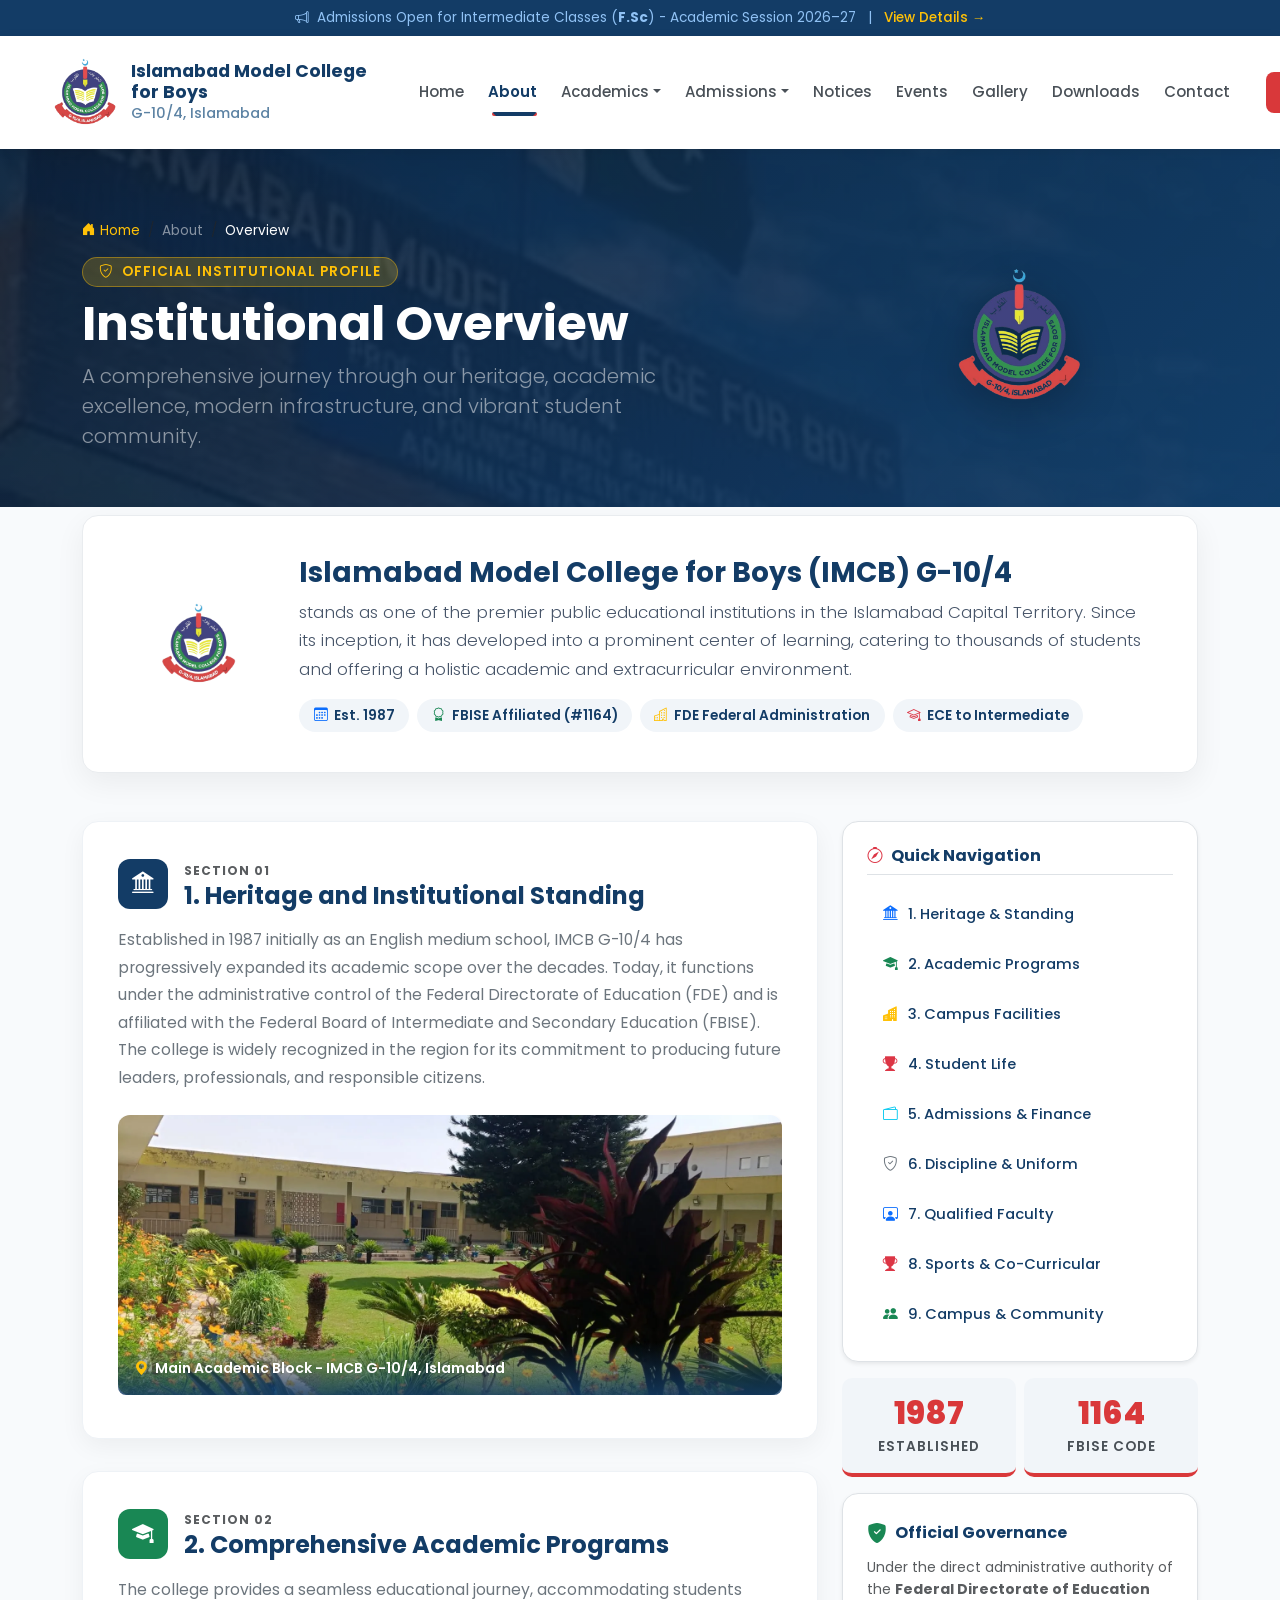
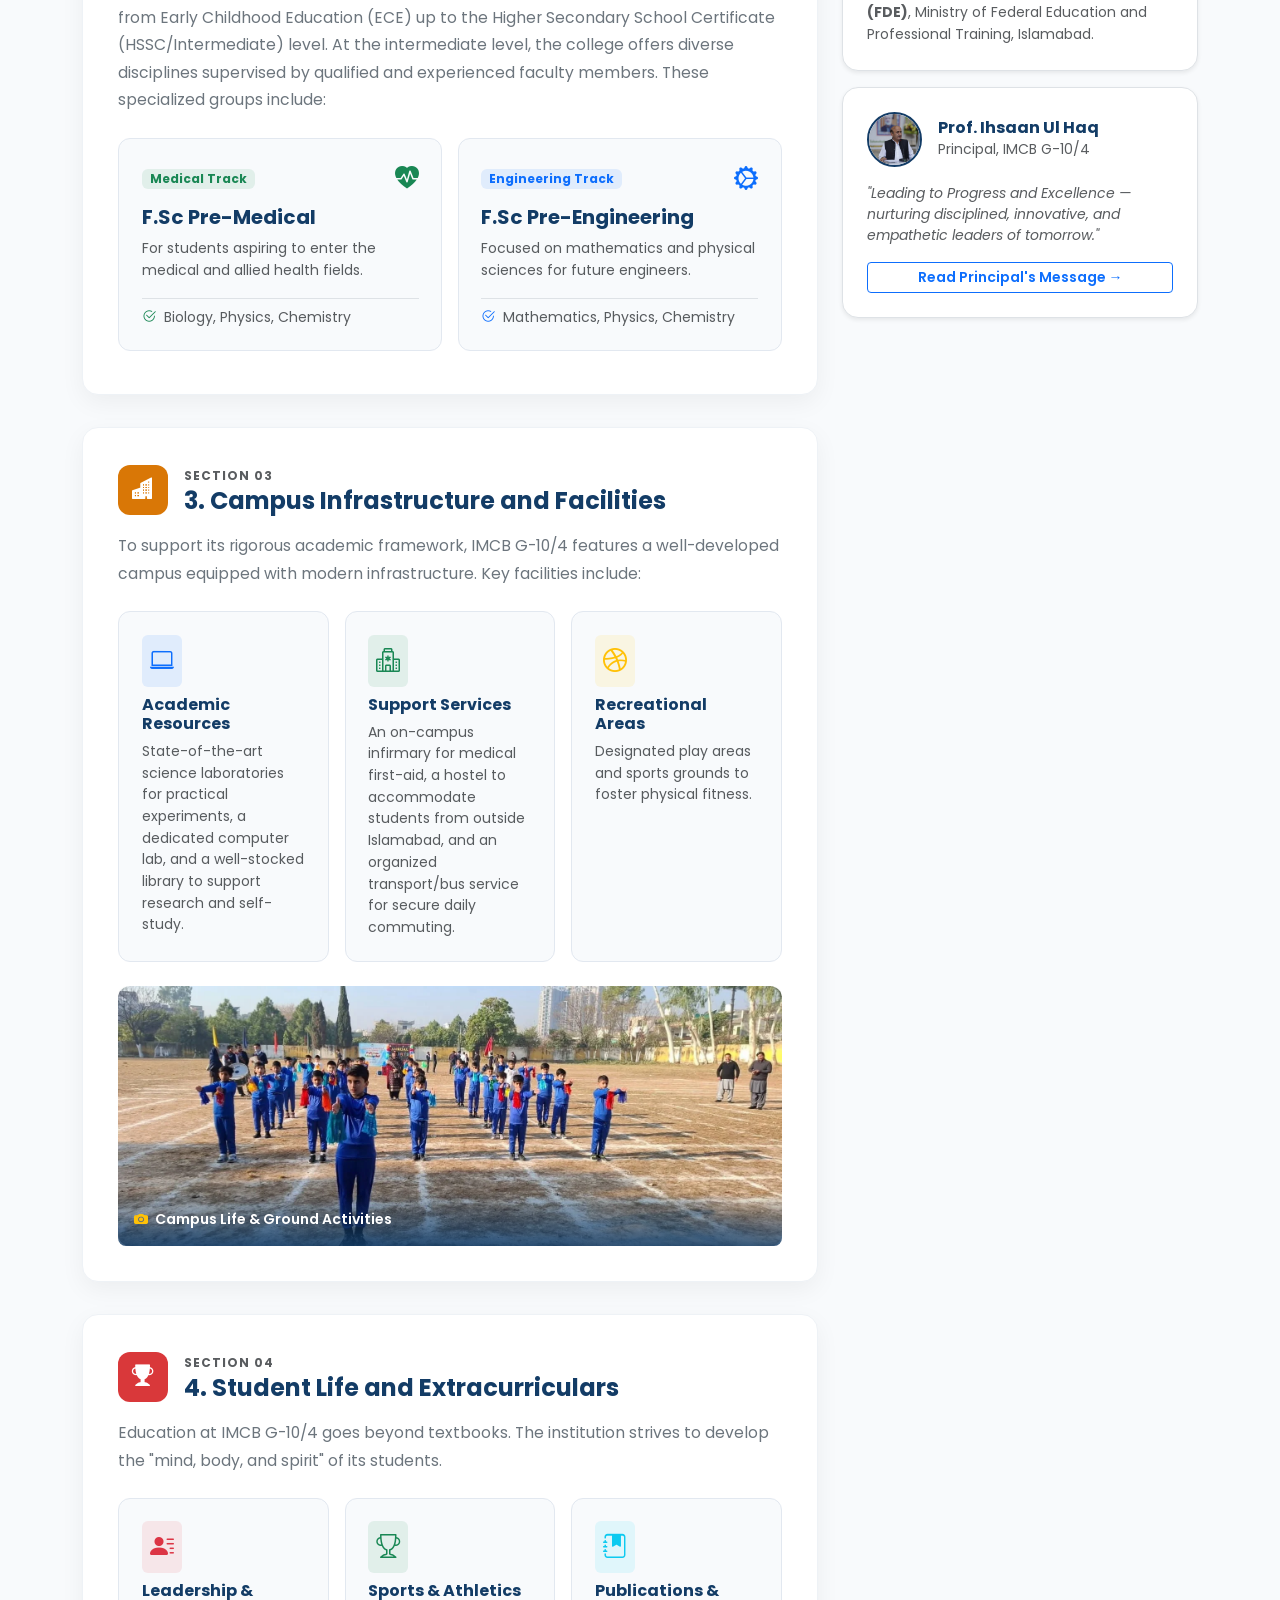
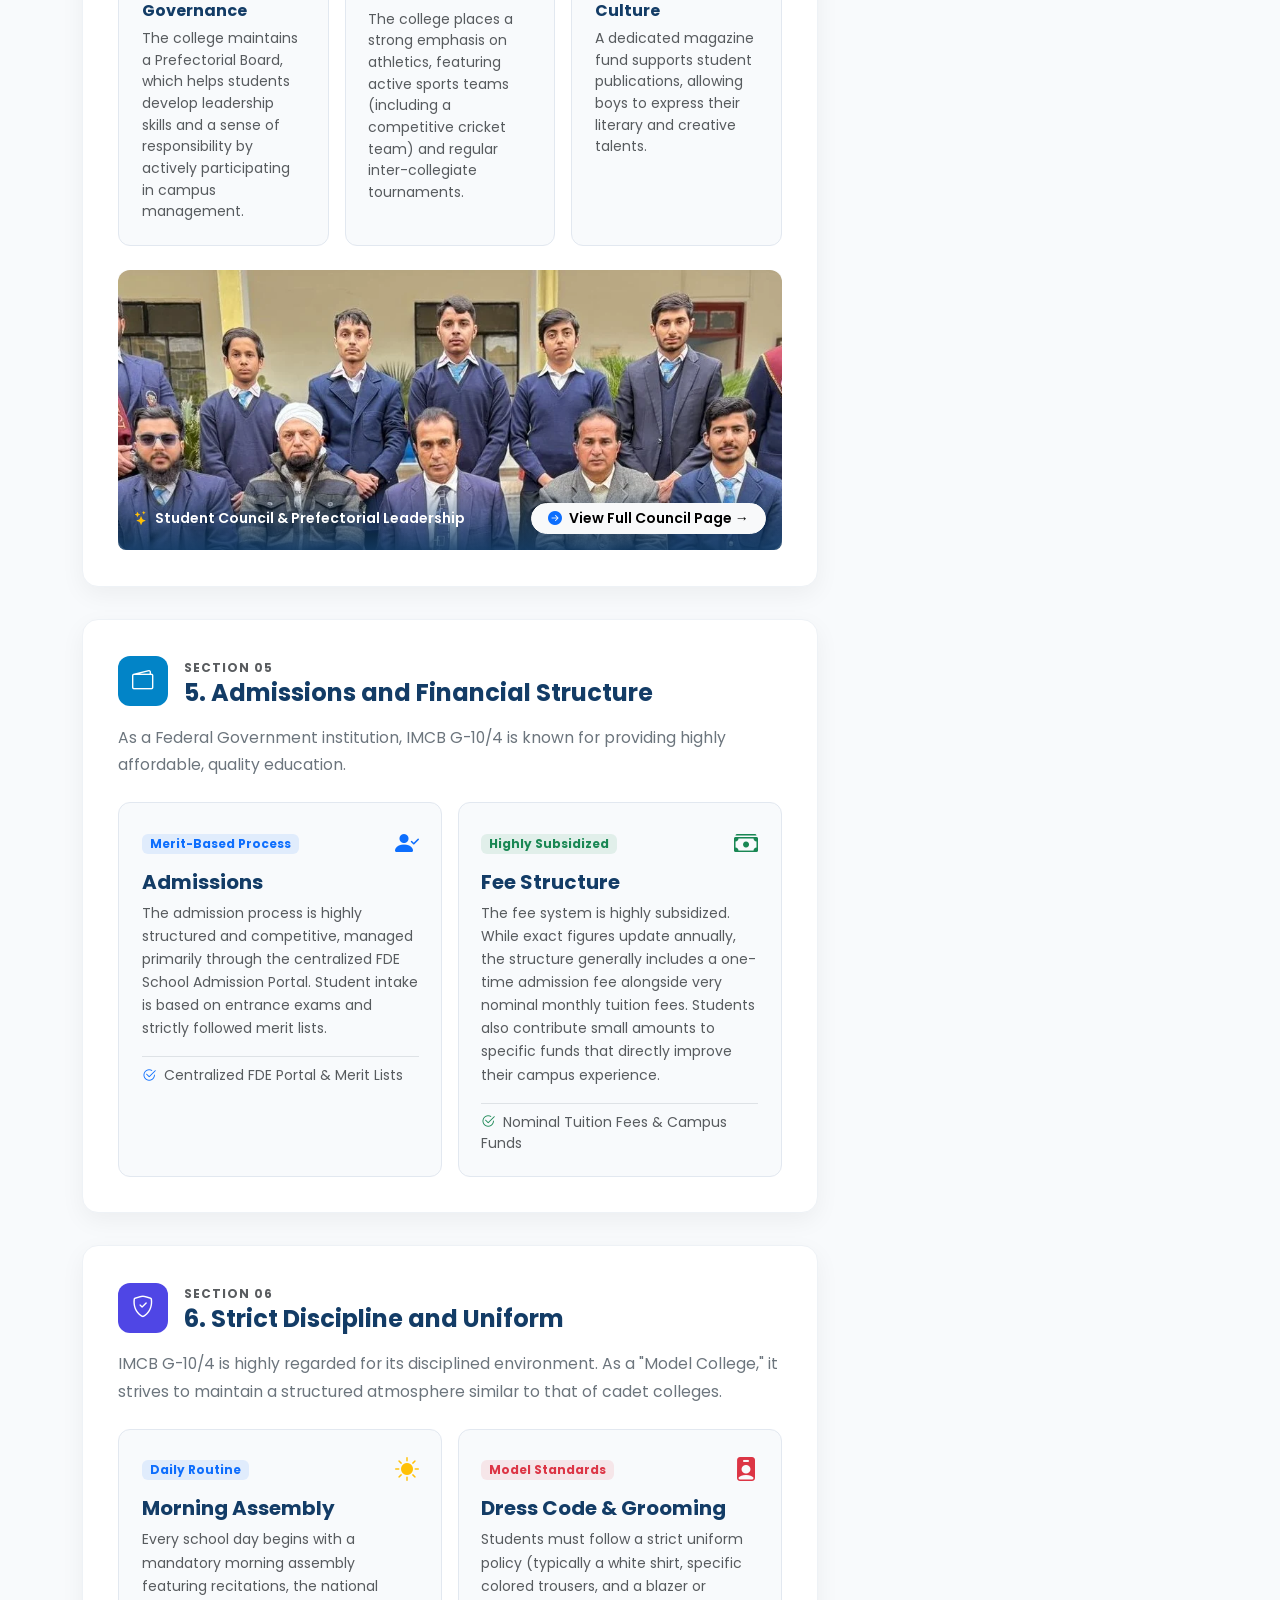
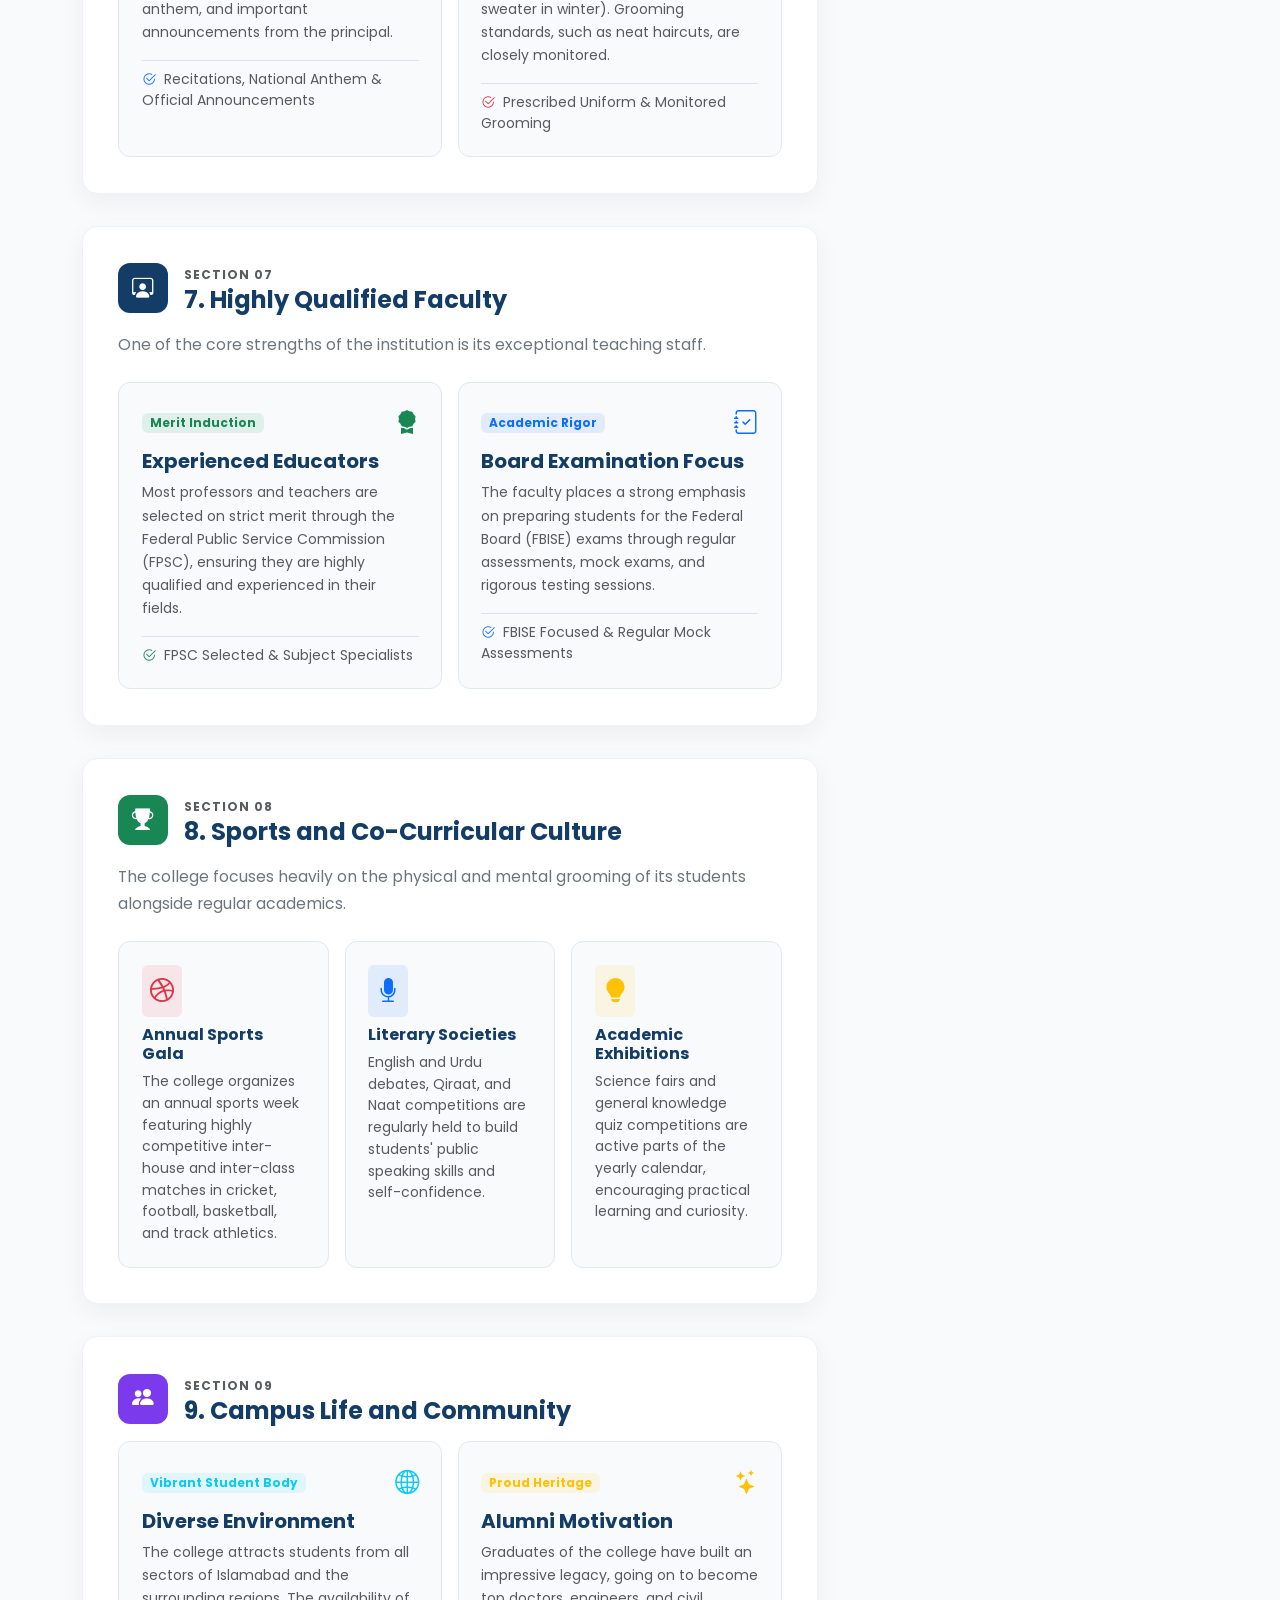
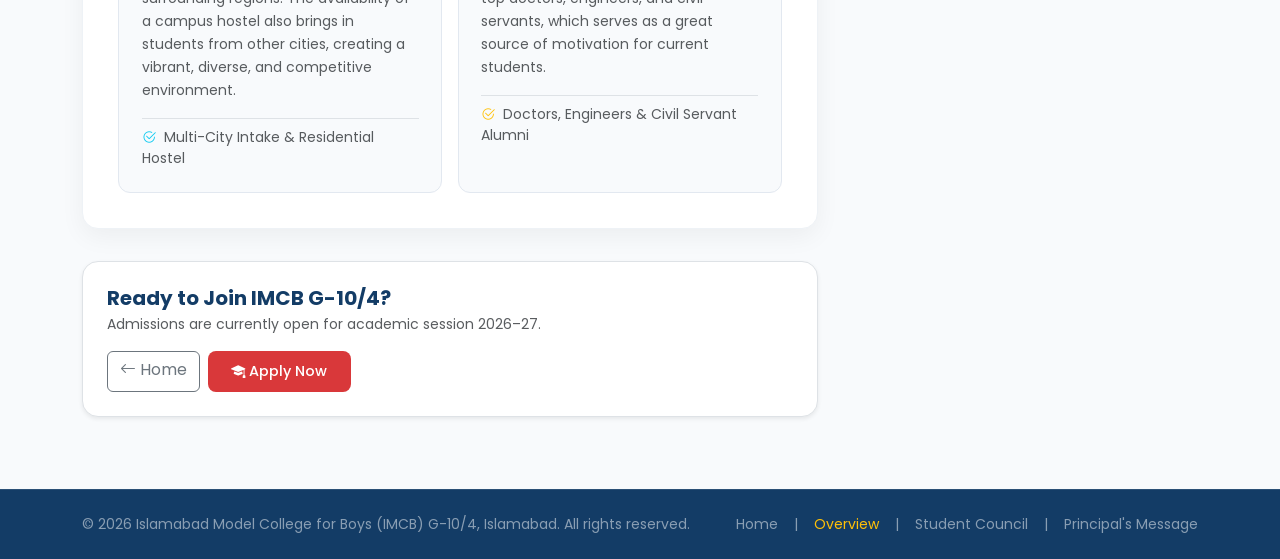
<file: overview.html>
<!DOCTYPE html>
<html lang="en">
<head>
  <meta charset="UTF-8" />
  <meta name="viewport" content="width=device-width, initial-scale=1.0" />
  <title>Overview | Islamabad Model College for Boys G-10/4</title>

  <!-- Bootstrap 5 CSS -->
  <link href="https://cdn.jsdelivr.net/npm/bootstrap@5.3.3/dist/css/bootstrap.min.css" rel="stylesheet" />
  <!-- Bootstrap Icons -->
  <link rel="stylesheet" href="https://cdn.jsdelivr.net/npm/bootstrap-icons@1.11.3/font/bootstrap-icons.min.css" />
  
  <!-- Google Fonts (Poppins) -->
  <link href="https://fonts.googleapis.com/css2?family=Poppins:wght@300;400;500;600;700;800&display=swap" rel="stylesheet">
  
  <!-- External CSS -->
  <link rel="stylesheet" href="index.css">
</head>
<body style="background-color: #f8fafc;">

  <!-- Top Announcement Bar (Full Width Header) -->
  <div class="top-bar py-2 text-center">
    <div class="container-fluid px-3 px-lg-4 px-xl-5 d-flex justify-content-center align-items-center flex-wrap gap-2">
      <i class="bi bi-megaphone"></i>
      <span>Admissions Open for Intermediate Classes (<b>F.Sc</b>) - Academic Session 2026–27</span>
      <span class="mx-1 d-none d-md-inline">|</span>
      <a href="index.html#admissions">View Details &rarr;</a>
    </div>
  </div>

  <!-- Navbar (Full Width Header) -->
  <nav class="navbar navbar-expand-lg sticky-top px-2 px-lg-3 px-xl-5">
    <div class="container-fluid px-0">
      <!-- Brand Logo + Name -->
      <a class="navbar-brand d-flex align-items-center gap-2" href="index.html">
        <img src="logo2.webp" alt="IMCB Logo" class="navbar-brand-logo">
        <div class="d-none d-md-block">
          <div class="college-title">Islamabad Model College<br>for Boys</div>
          <div class="college-sub">G-10/4, Islamabad</div>
        </div>
        <div class="d-md-none">
          <div class="college-title">IMCB G-10/4</div>
        </div>
      </a>

      <!-- Mobile Toggle Button -->
      <button class="navbar-toggler" type="button" data-bs-toggle="collapse" data-bs-target="#mainNavbar">
        <span class="navbar-toggler-icon"></span>
      </button>

      <!-- Nav Links -->
      <div class="collapse navbar-collapse justify-content-between" id="mainNavbar">
        <ul class="navbar-nav flex-grow-1 justify-content-evenly mx-lg-2 mx-xl-4 mb-2 mb-lg-0 align-items-lg-center">
          <li class="nav-item"><a class="nav-link" href="index.html">Home</a></li>
          <li class="nav-item dropdown">
            <a class="nav-link dropdown-toggle active" href="#" role="button" data-bs-toggle="dropdown">About</a>
            <ul class="dropdown-menu border-0 shadow-sm">
              <li><a class="dropdown-item active" href="overview.html">Overview</a></li>
              <li><a class="dropdown-item" href="index.html#principal">Principal's Message</a></li>
              <li><a class="dropdown-item" href="teachers.html">Teachers & Faculty</a></li>
              <li><a class="dropdown-item" href="student-council.html">Student Council</a></li>
            </ul>
          </li>
          <li class="nav-item dropdown">
            <a class="nav-link dropdown-toggle" href="#" role="button" data-bs-toggle="dropdown">Academics</a>
            <ul class="dropdown-menu border-0 shadow-sm">
              <li><a class="dropdown-item" href="index.html#academics">F.Sc Pre-Medical</a></li>
              <li><a class="dropdown-item" href="index.html#academics">F.Sc Pre-Engineering</a></li>
              <li><a class="dropdown-item" href="index.html#academics">ICS</a></li>
            </ul>
          </li>
          <li class="nav-item dropdown">
            <a class="nav-link dropdown-toggle" href="#" role="button" data-bs-toggle="dropdown">Admissions</a>
            <ul class="dropdown-menu border-0 shadow-sm">
              <li><a class="dropdown-item" href="index.html#admissions">Eligibility Criteria</a></li>
              <li><a class="dropdown-item" href="index.html#admissions">Fee Structure</a></li>
            </ul>
          </li>
          <li class="nav-item"><a class="nav-link" href="index.html#notices">Notices</a></li>
          <li class="nav-item"><a class="nav-link" href="index.html#events">Events</a></li>
          <li class="nav-item"><a class="nav-link" href="index.html#gallery">Gallery</a></li>
          <li class="nav-item"><a class="nav-link" href="index.html#downloads">Downloads</a></li>
          <li class="nav-item"><a class="nav-link" href="contact.html">Contact</a></li>
        </ul>

        <!-- Right Button -->
        <a href="index.html#admissions" class="btn btn-admit-nav d-flex align-items-center gap-2 mt-3 mt-lg-0 text-nowrap">
          <i class="bi bi-mortarboard-fill"></i> Admissions
        </a>
      </div>
    </div>
  </nav>

  <!-- Rich Hero Banner -->
  <section class="overview-hero">
    <div class="container text-center text-lg-start">
      <div class="row align-items-center">
        <div class="col-lg-8">
          <nav aria-label="breadcrumb">
            <ol class="breadcrumb mb-3" style="font-size: 0.85rem;">
              <li class="breadcrumb-item"><a href="index.html" class="text-warning text-decoration-none"><i class="bi bi-house-door-fill me-1"></i>Home</a></li>
              <li class="breadcrumb-item text-white-50">About</li>
              <li class="breadcrumb-item active text-white" aria-current="page">Overview</li>
            </ol>
          </nav>
          <div class="d-inline-flex align-items-center gap-2 mb-2 px-3 py-1 rounded-pill" style="background: rgba(255, 193, 7, 0.2); border: 1px solid rgba(255, 193, 7, 0.4); color: #ffc107; font-size: 0.85rem; font-weight: 600; letter-spacing: 1px;">
            <i class="bi bi-shield-check"></i> OFFICIAL INSTITUTIONAL PROFILE
          </div>
          <h1 class="display-5 fw-bold mb-2 text-white">Institutional Overview</h1>
          <p class="lead mb-0 text-white-50" style="max-width: 650px;">
            A comprehensive journey through our heritage, academic excellence, modern infrastructure, and vibrant student community.
          </p>
        </div>
        <div class="col-lg-4 text-center d-none d-lg-block">
          <img src="logo2.webp" alt="IMCB Crest" style="width: 150px; filter: drop-shadow(0 10px 20px rgba(0,0,0,0.3));">
        </div>
      </div>
    </div>
  </section>

  <!-- Main Container -->
  <div class="container my-5">
    
    <!-- Top Lead Card -->
    <div class="overview-lead-card mb-5">
      <div class="row align-items-center">
        <div class="col-md-2 text-center mb-3 mb-md-0">
          <img src="logo2.webp" alt="College Emblem" style="width: 90px;">
        </div>
        <div class="col-md-10">
          <h2 class="h3 fw-bold text-navy mb-2">Islamabad Model College for Boys (IMCB) G-10/4</h2>
          <p class="section-desc lead mb-3" style="font-size: 1.05rem; line-height: 1.7; color: #475569;">
            stands as one of the premier public educational institutions in the Islamabad Capital Territory. Since its inception, it has developed into a prominent center of learning, catering to thousands of students and offering a holistic academic and extracurricular environment.
          </p>
          <div class="d-flex flex-wrap gap-2">
            <span class="overview-chip"><i class="bi bi-calendar3 text-primary"></i> Est. 1987</span>
            <span class="overview-chip"><i class="bi bi-award text-success"></i> FBISE Affiliated (#1164)</span>
            <span class="overview-chip"><i class="bi bi-buildings text-warning"></i> FDE Federal Administration</span>
            <span class="overview-chip"><i class="bi bi-mortarboard text-danger"></i> ECE to Intermediate</span>
          </div>
        </div>
      </div>
    </div>

    <!-- Content & Sidebar Layout -->
    <div class="row g-4">
      
      <!-- Left Main Column (The 9 Pillar Sections) -->
      <div class="col-lg-8 order-2 order-lg-1">

        <!-- 1. Heritage and Institutional Standing -->
        <article id="heritage" class="overview-card-main">
          <div class="d-flex align-items-center gap-3 mb-3">
            <div class="overview-icon-badge bg-navy">
              <i class="bi bi-bank2"></i>
            </div>
            <div>
              <span class="text-uppercase fw-bold text-muted" style="font-size: 0.75rem; letter-spacing: 1px;">Section 01</span>
              <h2 class="h4 fw-bold text-navy mb-0">1. Heritage and Institutional Standing</h2>
            </div>
          </div>
          
          <p class="section-desc mb-4" style="font-size: 0.98rem; line-height: 1.75;">
            Established in 1987 initially as an English medium school, IMCB G-10/4 has progressively expanded its academic scope over the decades. Today, it functions under the administrative control of the Federal Directorate of Education (FDE) and is affiliated with the Federal Board of Intermediate and Secondary Education (FBISE). The college is widely recognized in the region for its commitment to producing future leaders, professionals, and responsible citizens.
          </p>

          <!-- Campus Photo with Caption -->
          <div class="position-relative overflow-hidden rounded-3 mb-2">
            <img src="colleges3.webp" alt="IMCB G-10/4 Heritage Campus" class="overview-img" style="height: 280px;">
            <div class="position-absolute bottom-0 start-0 end-0 p-3" style="background: linear-gradient(transparent, rgba(19, 60, 102, 0.85)); color: #fff;">
              <div class="small fw-semibold"><i class="bi bi-geo-alt-fill text-warning me-1"></i> Main Academic Block - IMCB G-10/4, Islamabad</div>
            </div>
          </div>
        </article>

        <!-- 2. Comprehensive Academic Programs -->
        <article id="academics" class="overview-card-main">
          <div class="d-flex align-items-center gap-3 mb-3">
            <div class="overview-icon-badge bg-green">
              <i class="bi bi-mortarboard-fill"></i>
            </div>
            <div>
              <span class="text-uppercase fw-bold text-muted" style="font-size: 0.75rem; letter-spacing: 1px;">Section 02</span>
              <h2 class="h4 fw-bold text-navy mb-0">2. Comprehensive Academic Programs</h2>
            </div>
          </div>

          <p class="section-desc mb-4" style="font-size: 0.98rem; line-height: 1.75;">
            The college provides a seamless educational journey, accommodating students from Early Childhood Education (ECE) up to the Higher Secondary School Certificate (HSSC/Intermediate) level. At the intermediate level, the college offers diverse disciplines supervised by qualified and experienced faculty members. These specialized groups include:
          </p>

          <!-- Program Cards Grid -->
          <div class="row g-3 mb-2">
            <!-- Pre-Medical -->
            <div class="col-md-6">
              <div class="program-card">
                <div class="d-flex align-items-center justify-content-between mb-2">
                  <span class="badge bg-success bg-opacity-10 text-success fw-bold px-2 py-1 rounded">Medical Track</span>
                  <i class="bi bi-heart-pulse-fill text-success fs-4"></i>
                </div>
                <h5 class="fw-bold text-navy mb-2">F.Sc Pre-Medical</h5>
                <p class="small text-muted mb-3" style="line-height: 1.6;">
                  For students aspiring to enter the medical and allied health fields.
                </p>
                <div class="small text-muted border-top pt-2">
                  <i class="bi bi-check2-circle text-success me-1"></i> Biology, Physics, Chemistry
                </div>
              </div>
            </div>

            <!-- Pre-Engineering -->
            <div class="col-md-6">
              <div class="program-card">
                <div class="d-flex align-items-center justify-content-between mb-2">
                  <span class="badge bg-primary bg-opacity-10 text-primary fw-bold px-2 py-1 rounded">Engineering Track</span>
                  <i class="bi bi-gear-wide-connected text-primary fs-4"></i>
                </div>
                <h5 class="fw-bold text-navy mb-2">F.Sc Pre-Engineering</h5>
                <p class="small text-muted mb-3" style="line-height: 1.6;">
                  Focused on mathematics and physical sciences for future engineers.
                </p>
                <div class="small text-muted border-top pt-2">
                  <i class="bi bi-check2-circle text-primary me-1"></i> Mathematics, Physics, Chemistry
                </div>
              </div>
            </div>
          </div>
        </article>

        <!-- 3. Campus Infrastructure and Facilities -->
        <article id="facilities" class="overview-card-main">
          <div class="d-flex align-items-center gap-3 mb-3">
            <div class="overview-icon-badge bg-amber">
              <i class="bi bi-buildings-fill"></i>
            </div>
            <div>
              <span class="text-uppercase fw-bold text-muted" style="font-size: 0.75rem; letter-spacing: 1px;">Section 03</span>
              <h2 class="h4 fw-bold text-navy mb-0">3. Campus Infrastructure and Facilities</h2>
            </div>
          </div>

          <p class="section-desc mb-4" style="font-size: 0.98rem; line-height: 1.75;">
            To support its rigorous academic framework, IMCB G-10/4 features a well-developed campus equipped with modern infrastructure. Key facilities include:
          </p>

          <!-- 3 Facility Highlight Boxes -->
          <div class="row g-3 mb-4">
            <!-- Academic Resources -->
            <div class="col-md-4">
              <div class="facility-card text-center text-md-start">
                <div class="p-2 rounded d-inline-block bg-primary bg-opacity-10 text-primary mb-2">
                  <i class="bi bi-laptop fs-4"></i>
                </div>
                <h6 class="fw-bold text-navy mb-2">Academic Resources</h6>
                <p class="small text-muted mb-0" style="line-height: 1.55;">
                  State-of-the-art science laboratories for practical experiments, a dedicated computer lab, and a well-stocked library to support research and self-study.
                </p>
              </div>
            </div>

            <!-- Student Support Services -->
            <div class="col-md-4">
              <div class="facility-card text-center text-md-start">
                <div class="p-2 rounded d-inline-block bg-success bg-opacity-10 text-success mb-2">
                  <i class="bi bi-hospital fs-4"></i>
                </div>
                <h6 class="fw-bold text-navy mb-2">Support Services</h6>
                <p class="small text-muted mb-0" style="line-height: 1.55;">
                  An on-campus infirmary for medical first-aid, a hostel to accommodate students from outside Islamabad, and an organized transport/bus service for secure daily commuting.
                </p>
              </div>
            </div>

            <!-- Recreational Areas -->
            <div class="col-md-4">
              <div class="facility-card text-center text-md-start">
                <div class="p-2 rounded d-inline-block bg-warning bg-opacity-10 text-warning mb-2">
                  <i class="bi bi-dribbble fs-4"></i>
                </div>
                <h6 class="fw-bold text-navy mb-2">Recreational Areas</h6>
                <p class="small text-muted mb-0" style="line-height: 1.55;">
                  Designated play areas and sports grounds to foster physical fitness.
                </p>
              </div>
            </div>
          </div>

          <!-- Campus Sports / Life Photo -->
          <div class="position-relative overflow-hidden rounded-3">
            <img src="collegepic.webp" alt="IMCB G-10/4 Facilities" class="overview-img" style="height: 260px;">
            <div class="position-absolute bottom-0 start-0 end-0 p-3" style="background: linear-gradient(transparent, rgba(19, 60, 102, 0.85)); color: #fff;">
              <div class="small fw-semibold"><i class="bi bi-camera-fill text-warning me-1"></i> Campus Life & Ground Activities</div>
            </div>
          </div>
        </article>

        <!-- 4. Student Life and Extracurriculars -->
        <article id="student-life" class="overview-card-main">
          <div class="d-flex align-items-center gap-3 mb-3">
            <div class="overview-icon-badge bg-red">
              <i class="bi bi-trophy-fill"></i>
            </div>
            <div>
              <span class="text-uppercase fw-bold text-muted" style="font-size: 0.75rem; letter-spacing: 1px;">Section 04</span>
              <h2 class="h4 fw-bold text-navy mb-0">4. Student Life and Extracurriculars</h2>
            </div>
          </div>

          <p class="section-desc mb-4" style="font-size: 0.98rem; line-height: 1.75;">
            Education at IMCB G-10/4 goes beyond textbooks. The institution strives to develop the "mind, body, and spirit" of its students.
          </p>

          <!-- 3 Student Life Cards -->
          <div class="row g-3 mb-4">
            <!-- Leadership -->
            <div class="col-md-4">
              <div class="student-life-card text-center text-md-start">
                <div class="p-2 rounded d-inline-block bg-danger bg-opacity-10 text-danger mb-2">
                  <i class="bi bi-person-lines-fill fs-4"></i>
                </div>
                <h6 class="fw-bold text-navy mb-2">Leadership & Governance</h6>
                <p class="small text-muted mb-0" style="line-height: 1.55;">
                  The college maintains a Prefectorial Board, which helps students develop leadership skills and a sense of responsibility by actively participating in campus management.
                </p>
              </div>
            </div>

            <!-- Sports -->
            <div class="col-md-4">
              <div class="student-life-card text-center text-md-start">
                <div class="p-2 rounded d-inline-block bg-success bg-opacity-10 text-success mb-2">
                  <i class="bi bi-trophy fs-4"></i>
                </div>
                <h6 class="fw-bold text-navy mb-2">Sports & Athletics</h6>
                <p class="small text-muted mb-0" style="line-height: 1.55;">
                  The college places a strong emphasis on athletics, featuring active sports teams (including a competitive cricket team) and regular inter-collegiate tournaments.
                </p>
              </div>
            </div>

            <!-- Publications -->
            <div class="col-md-4">
              <div class="student-life-card text-center text-md-start">
                <div class="p-2 rounded d-inline-block bg-info bg-opacity-10 text-info mb-2">
                  <i class="bi bi-journal-bookmark-fill fs-4"></i>
                </div>
                <h6 class="fw-bold text-navy mb-2">Publications & Culture</h6>
                <p class="small text-muted mb-0" style="line-height: 1.55;">
                  A dedicated magazine fund supports student publications, allowing boys to express their literary and creative talents.
                </p>
              </div>
            </div>
          </div>

          <!-- Council Image Embed -->
          <div id="student-council" class="position-relative overflow-hidden rounded-3">
            <img src="Council.webp" alt="Student Council IMCB G-10/4" class="overview-img" style="height: 280px;">
            <div class="position-absolute bottom-0 start-0 end-0 p-3 d-flex flex-wrap align-items-center justify-content-between gap-2" style="background: linear-gradient(transparent, rgba(19, 60, 102, 0.9)); color: #fff;">
              <div class="small fw-semibold"><i class="bi bi-stars text-warning me-1"></i> Student Council & Prefectorial Leadership</div>
              <a href="student-council.html" class="btn btn-sm btn-light fw-semibold py-1 px-3 rounded-pill">
                <i class="bi bi-arrow-right-circle-fill text-primary me-1"></i> View Full Council Page &rarr;
              </a>
            </div>
          </div>
        </article>

        <!-- 5. Admissions and Financial Structure -->
        <article id="admissions-finance" class="overview-card-main">
          <div class="d-flex align-items-center gap-3 mb-3">
            <div class="overview-icon-badge bg-teal">
              <i class="bi bi-wallet2"></i>
            </div>
            <div>
              <span class="text-uppercase fw-bold text-muted" style="font-size: 0.75rem; letter-spacing: 1px;">Section 05</span>
              <h2 class="h4 fw-bold text-navy mb-0">5. Admissions and Financial Structure</h2>
            </div>
          </div>

          <p class="section-desc mb-4" style="font-size: 0.98rem; line-height: 1.75;">
            As a Federal Government institution, IMCB G-10/4 is known for providing highly affordable, quality education.
          </p>

          <!-- 2 Cards Grid: Admissions & Fee Structure -->
          <div class="row g-3">
            <!-- Admissions Card -->
            <div class="col-md-6">
              <div class="admission-finance-card">
                <div class="d-flex align-items-center justify-content-between mb-2">
                  <span class="badge bg-primary bg-opacity-10 text-primary fw-bold px-2 py-1 rounded">Merit-Based Process</span>
                  <i class="bi bi-person-check-fill text-primary fs-4"></i>
                </div>
                <h5 class="fw-bold text-navy mb-2">Admissions</h5>
                <p class="small text-muted mb-3" style="line-height: 1.65;">
                  The admission process is highly structured and competitive, managed primarily through the centralized FDE School Admission Portal. Student intake is based on entrance exams and strictly followed merit lists.
                </p>
                <div class="small text-muted border-top pt-2">
                  <i class="bi bi-check2-circle text-primary me-1"></i> Centralized FDE Portal & Merit Lists
                </div>
              </div>
            </div>

            <!-- Fee Structure Card -->
            <div class="col-md-6">
              <div class="admission-finance-card">
                <div class="d-flex align-items-center justify-content-between mb-2">
                  <span class="badge bg-success bg-opacity-10 text-success fw-bold px-2 py-1 rounded">Highly Subsidized</span>
                  <i class="bi bi-cash-stack text-success fs-4"></i>
                </div>
                <h5 class="fw-bold text-navy mb-2">Fee Structure</h5>
                <p class="small text-muted mb-3" style="line-height: 1.65;">
                  The fee system is highly subsidized. While exact figures update annually, the structure generally includes a one-time admission fee alongside very nominal monthly tuition fees. Students also contribute small amounts to specific funds that directly improve their campus experience.
                </p>
                <div class="small text-muted border-top pt-2">
                  <i class="bi bi-check2-circle text-success me-1"></i> Nominal Tuition Fees & Campus Funds
                </div>
              </div>
            </div>
          </div>
        </article>

        <!-- ========================================================= -->
        <!-- SECTION 6: STRICT DISCIPLINE AND UNIFORM                  -->
        <!-- ========================================================= -->
        <article id="discipline-uniform" class="overview-card-main">
          <!-- Section 6 Header -->
          <div class="d-flex align-items-center gap-3 mb-3">
            <div class="overview-icon-badge bg-indigo">
              <i class="bi bi-shield-check"></i>
            </div>
            <div>
              <span class="text-uppercase fw-bold text-muted" style="font-size: 0.75rem; letter-spacing: 1px;">Section 06</span>
              <h2 class="h4 fw-bold text-navy mb-0">6. Strict Discipline and Uniform</h2>
            </div>
          </div>

          <!-- Section 6 Description -->
          <p class="section-desc mb-4" style="font-size: 0.98rem; line-height: 1.75;">
            IMCB G-10/4 is highly regarded for its disciplined environment. As a "Model College," it strives to maintain a structured atmosphere similar to that of cadet colleges.
          </p>

          <!-- Section 6 Features: Morning Assembly & Dress Code -->
          <div class="row g-3">
            <!-- Morning Assembly Card -->
            <div class="col-md-6">
              <div class="overview-feature-card">
                <div class="d-flex align-items-center justify-content-between mb-2">
                  <span class="badge bg-primary bg-opacity-10 text-primary fw-bold px-2 py-1 rounded">Daily Routine</span>
                  <i class="bi bi-sun-fill text-warning fs-4"></i>
                </div>
                <h5 class="fw-bold text-navy mb-2">Morning Assembly</h5>
                <p class="small text-muted mb-3" style="line-height: 1.65;">
                  Every school day begins with a mandatory morning assembly featuring recitations, the national anthem, and important announcements from the principal.
                </p>
                <div class="small text-muted border-top pt-2">
                  <i class="bi bi-check2-circle text-primary me-1"></i> Recitations, National Anthem & Official Announcements
                </div>
              </div>
            </div>

            <!-- Dress Code Card -->
            <div class="col-md-6">
              <div class="overview-feature-card">
                <div class="d-flex align-items-center justify-content-between mb-2">
                  <span class="badge bg-danger bg-opacity-10 text-danger fw-bold px-2 py-1 rounded">Model Standards</span>
                  <i class="bi bi-person-badge-fill text-danger fs-4"></i>
                </div>
                <h5 class="fw-bold text-navy mb-2">Dress Code & Grooming</h5>
                <p class="small text-muted mb-3" style="line-height: 1.65;">
                  Students must follow a strict uniform policy (typically a white shirt, specific colored trousers, and a blazer or sweater in winter). Grooming standards, such as neat haircuts, are closely monitored.
                </p>
                <div class="small text-muted border-top pt-2">
                  <i class="bi bi-check2-circle text-danger me-1"></i> Prescribed Uniform & Monitored Grooming
                </div>
              </div>
            </div>
          </div>
        </article>

        <!-- ========================================================= -->
        <!-- SECTION 7: HIGHLY QUALIFIED FACULTY                       -->
        <!-- ========================================================= -->
        <article id="qualified-faculty" class="overview-card-main">
          <!-- Section 7 Header -->
          <div class="d-flex align-items-center gap-3 mb-3">
            <div class="overview-icon-badge bg-navy">
              <i class="bi bi-person-workspace"></i>
            </div>
            <div>
              <span class="text-uppercase fw-bold text-muted" style="font-size: 0.75rem; letter-spacing: 1px;">Section 07</span>
              <h2 class="h4 fw-bold text-navy mb-0">7. Highly Qualified Faculty</h2>
            </div>
          </div>

          <!-- Section 7 Description -->
          <p class="section-desc mb-4" style="font-size: 0.98rem; line-height: 1.75;">
            One of the core strengths of the institution is its exceptional teaching staff.
          </p>

          <!-- Section 7 Features: Experienced Educators & Board Focus -->
          <div class="row g-3">
            <!-- Experienced Educators Card -->
            <div class="col-md-6">
              <div class="overview-feature-card">
                <div class="d-flex align-items-center justify-content-between mb-2">
                  <span class="badge bg-success bg-opacity-10 text-success fw-bold px-2 py-1 rounded">Merit Induction</span>
                  <i class="bi bi-award-fill text-success fs-4"></i>
                </div>
                <h5 class="fw-bold text-navy mb-2">Experienced Educators</h5>
                <p class="small text-muted mb-3" style="line-height: 1.65;">
                  Most professors and teachers are selected on strict merit through the Federal Public Service Commission (FPSC), ensuring they are highly qualified and experienced in their fields.
                </p>
                <div class="small text-muted border-top pt-2">
                  <i class="bi bi-check2-circle text-success me-1"></i> FPSC Selected & Subject Specialists
                </div>
              </div>
            </div>

            <!-- Board Examination Focus Card -->
            <div class="col-md-6">
              <div class="overview-feature-card">
                <div class="d-flex align-items-center justify-content-between mb-2">
                  <span class="badge bg-primary bg-opacity-10 text-primary fw-bold px-2 py-1 rounded">Academic Rigor</span>
                  <i class="bi bi-journal-check text-primary fs-4"></i>
                </div>
                <h5 class="fw-bold text-navy mb-2">Board Examination Focus</h5>
                <p class="small text-muted mb-3" style="line-height: 1.65;">
                  The faculty places a strong emphasis on preparing students for the Federal Board (FBISE) exams through regular assessments, mock exams, and rigorous testing sessions.
                </p>
                <div class="small text-muted border-top pt-2">
                  <i class="bi bi-check2-circle text-primary me-1"></i> FBISE Focused & Regular Mock Assessments
                </div>
              </div>
            </div>
          </div>
        </article>

        <!-- ========================================================= -->
        <!-- SECTION 8: SPORTS AND CO-CURRICULAR CULTURE               -->
        <!-- ========================================================= -->
        <article id="sports-cocurricular" class="overview-card-main">
          <!-- Section 8 Header -->
          <div class="d-flex align-items-center gap-3 mb-3">
            <div class="overview-icon-badge bg-green">
              <i class="bi bi-trophy-fill"></i>
            </div>
            <div>
              <span class="text-uppercase fw-bold text-muted" style="font-size: 0.75rem; letter-spacing: 1px;">Section 08</span>
              <h2 class="h4 fw-bold text-navy mb-0">8. Sports and Co-Curricular Culture</h2>
            </div>
          </div>

          <!-- Section 8 Description -->
          <p class="section-desc mb-4" style="font-size: 0.98rem; line-height: 1.75;">
            The college focuses heavily on the physical and mental grooming of its students alongside regular academics.
          </p>

          <!-- Section 8 Features: Sports Gala, Literary Societies, Science Exhibitions -->
          <div class="row g-3">
            <!-- Annual Sports Gala -->
            <div class="col-md-4">
              <div class="overview-feature-card text-center text-md-start">
                <div class="p-2 rounded d-inline-block bg-danger bg-opacity-10 text-danger mb-2">
                  <i class="bi bi-dribbble fs-4"></i>
                </div>
                <h6 class="fw-bold text-navy mb-2">Annual Sports Gala</h6>
                <p class="small text-muted mb-0" style="line-height: 1.55;">
                  The college organizes an annual sports week featuring highly competitive inter-house and inter-class matches in cricket, football, basketball, and track athletics.
                </p>
              </div>
            </div>

            <!-- Literary Societies -->
            <div class="col-md-4">
              <div class="overview-feature-card text-center text-md-start">
                <div class="p-2 rounded d-inline-block bg-primary bg-opacity-10 text-primary mb-2">
                  <i class="bi bi-mic-fill fs-4"></i>
                </div>
                <h6 class="fw-bold text-navy mb-2">Literary Societies</h6>
                <p class="small text-muted mb-0" style="line-height: 1.55;">
                  English and Urdu debates, Qiraat, and Naat competitions are regularly held to build students' public speaking skills and self-confidence.
                </p>
              </div>
            </div>

            <!-- Academic Exhibitions -->
            <div class="col-md-4">
              <div class="overview-feature-card text-center text-md-start">
                <div class="p-2 rounded d-inline-block bg-warning bg-opacity-10 text-warning mb-2">
                  <i class="bi bi-lightbulb-fill fs-4"></i>
                </div>
                <h6 class="fw-bold text-navy mb-2">Academic Exhibitions</h6>
                <p class="small text-muted mb-0" style="line-height: 1.55;">
                  Science fairs and general knowledge quiz competitions are active parts of the yearly calendar, encouraging practical learning and curiosity.
                </p>
              </div>
            </div>
          </div>
        </article>

        <!-- ========================================================= -->
        <!-- SECTION 9: CAMPUS LIFE AND COMMUNITY                      -->
        <!-- ========================================================= -->
        <article id="campus-community" class="overview-card-main">
          <!-- Section 9 Header -->
          <div class="d-flex align-items-center gap-3 mb-3">
            <div class="overview-icon-badge bg-purple">
              <i class="bi bi-people-fill"></i>
            </div>
            <div>
              <span class="text-uppercase fw-bold text-muted" style="font-size: 0.75rem; letter-spacing: 1px;">Section 09</span>
              <h2 class="h4 fw-bold text-navy mb-0">9. Campus Life and Community</h2>
            </div>
          </div>

          <!-- Section 9 Features: Diverse Environment & Alumni Motivation -->
          <div class="row g-3">
            <!-- Diverse Environment Card -->
            <div class="col-md-6">
              <div class="overview-feature-card">
                <div class="d-flex align-items-center justify-content-between mb-2">
                  <span class="badge bg-info bg-opacity-10 text-info fw-bold px-2 py-1 rounded">Vibrant Student Body</span>
                  <i class="bi bi-globe2 text-info fs-4"></i>
                </div>
                <h5 class="fw-bold text-navy mb-2">Diverse Environment</h5>
                <p class="small text-muted mb-3" style="line-height: 1.65;">
                  The college attracts students from all sectors of Islamabad and the surrounding regions. The availability of a campus hostel also brings in students from other cities, creating a vibrant, diverse, and competitive environment.
                </p>
                <div class="small text-muted border-top pt-2">
                  <i class="bi bi-check2-circle text-info me-1"></i> Multi-City Intake & Residential Hostel
                </div>
              </div>
            </div>

            <!-- Alumni Motivation Card -->
            <div class="col-md-6">
              <div class="overview-feature-card">
                <div class="d-flex align-items-center justify-content-between mb-2">
                  <span class="badge bg-warning bg-opacity-10 text-warning fw-bold px-2 py-1 rounded">Proud Heritage</span>
                  <i class="bi bi-stars text-warning fs-4"></i>
                </div>
                <h5 class="fw-bold text-navy mb-2">Alumni Motivation</h5>
                <p class="small text-muted mb-3" style="line-height: 1.65;">
                  Graduates of the college have built an impressive legacy, going on to become top doctors, engineers, and civil servants, which serves as a great source of motivation for current students.
                </p>
                <div class="small text-muted border-top pt-2">
                  <i class="bi bi-check2-circle text-warning me-1"></i> Doctors, Engineers & Civil Servant Alumni
                </div>
              </div>
            </div>
          </div>
        </article>


        <!-- Bottom Actions Callout -->
        <div class="d-flex align-items-center justify-content-between flex-wrap gap-3 p-4 bg-white rounded-4 shadow-sm border mb-4">
          <div>
            <h5 class="fw-bold text-navy mb-1">Ready to Join IMCB G-10/4?</h5>
            <p class="small text-muted mb-0">Admissions are currently open for academic session 2026–27.</p>
          </div>
          <div class="d-flex gap-2">
            <a href="index.html" class="btn btn-outline-secondary">
              <i class="bi bi-arrow-left"></i> Home
            </a>
            <a href="index.html#admissions" class="btn btn-admit-nav">
              <i class="bi bi-mortarboard-fill"></i> Apply Now
            </a>
          </div>
        </div>

      </div>

      <!-- Right Sticky Sidebar Column (Mobile par uper, Desktop par right sticky) -->
      <div class="col-lg-4 order-1 order-lg-2">
        <div class="sticky-top" style="top: 90px; z-index: 10;">
          
          <!-- Quick Section Navigation Card -->
          <div class="bg-white rounded-4 p-3 p-md-4 shadow-sm border mb-3">
            <h6 class="fw-bold text-navy mb-3 pb-2 border-bottom d-flex align-items-center justify-content-between">
              <span><i class="bi bi-compass text-danger me-2"></i>Quick Navigation</span>
              <span class="badge bg-primary bg-opacity-10 text-primary small d-lg-none">9 Sections</span>
            </h6>
            <nav class="overview-nav-grid d-flex flex-column gap-1">
              <a href="#heritage" class="overview-nav-item">
                <i class="bi bi-bank2 text-primary"></i> 1. Heritage & Standing
              </a>
              <a href="#academics" class="overview-nav-item">
                <i class="bi bi-mortarboard-fill text-success"></i> 2. Academic Programs
              </a>
              <a href="#facilities" class="overview-nav-item">
                <i class="bi bi-buildings-fill text-warning"></i> 3. Campus Facilities
              </a>
              <a href="#student-life" class="overview-nav-item">
                <i class="bi bi-trophy-fill text-danger"></i> 4. Student Life
              </a>
              <a href="#admissions-finance" class="overview-nav-item">
                <i class="bi bi-wallet2 text-info"></i> 5. Admissions & Finance
              </a>
              <a href="#discipline-uniform" class="overview-nav-item">
                <i class="bi bi-shield-check text-secondary"></i> 6. Discipline & Uniform
              </a>
              <a href="#qualified-faculty" class="overview-nav-item">
                <i class="bi bi-person-workspace text-primary"></i> 7. Qualified Faculty
              </a>
              <a href="#sports-cocurricular" class="overview-nav-item">
                <i class="bi bi-trophy-fill text-danger"></i> 8. Sports & Co-Curricular
              </a>
              <a href="#campus-community" class="overview-nav-item">
                <i class="bi bi-people-fill text-success"></i> 9. Campus & Community
              </a>
            </nav>
          </div>

          <!-- Secondary Desktop Widgets (Hidden on mobile to keep top navigation clean) -->
          <div class="d-none d-lg-block">
            <!-- Stats Grid -->
            <div class="row g-2 mb-3">
              <div class="col-6">
                <div class="stats-box p-3">
                  <h3 class="h2 mb-1">1987</h3>
                  <p class="small">Established</p>
                </div>
              </div>
              <div class="col-6">
                <div class="stats-box p-3">
                  <h3 class="h2 mb-1">1164</h3>
                  <p class="small">FBISE Code</p>
                </div>
              </div>
            </div>

            <!-- Official Affiliation Card -->
            <div class="overview-card bg-white rounded-4 p-4 shadow-sm border mb-3">
              <div class="d-flex align-items-center gap-2 mb-2">
                <i class="bi bi-shield-fill-check text-success fs-5"></i>
                <h6 class="fw-bold text-navy mb-0">Official Governance</h6>
              </div>
              <p class="small text-muted mb-0" style="line-height: 1.6;">
                Under the direct administrative authority of the <strong>Federal Directorate of Education (FDE)</strong>, Ministry of Federal Education and Professional Training, Islamabad.
              </p>
            </div>

            <!-- Principal's Message CTA Card -->
            <div class="bg-white rounded-4 p-4 shadow-sm border">
              <div class="d-flex align-items-center gap-3 mb-3">
                <img src="principle.webp" alt="Principal" class="rounded-circle" style="width: 55px; height: 55px; object-fit: cover; object-position: top; border: 2px solid var(--primary-navy);">
                <div>
                  <h6 class="fw-bold text-navy mb-0">Prof. Ihsaan Ul Haq</h6>
                  <span class="small text-muted">Principal, IMCB G-10/4</span>
                </div>
              </div>
              <p class="small text-muted fst-italic mb-3" style="line-height: 1.5;">
                "Leading to Progress and Excellence — nurturing disciplined, innovative, and empathetic leaders of tomorrow."
              </p>
              <a href="index.html#principal" class="btn btn-sm btn-outline-primary w-100 fw-semibold">
                Read Principal's Message &rarr;
              </a>
            </div>
          </div>

        </div>
      </div>

    </div>
  </div>

  <!-- Footer -->
  <footer class="py-4 text-center text-white" style="background-color: var(--primary-navy); border-top: 1px solid rgba(255,255,255,0.1);">
    <div class="container">
      <div class="d-flex flex-column flex-md-row align-items-center justify-content-between gap-2 small">
        <div class="text-white-50">© 2026 Islamabad Model College for Boys (IMCB) G-10/4, Islamabad. All rights reserved.</div>
        <div class="d-flex gap-3">
          <a href="index.html" class="text-white-50 text-decoration-none">Home</a>
          <span class="text-white-50">|</span>
          <a href="overview.html" class="text-warning text-decoration-none">Overview</a>
          <span class="text-white-50">|</span>
          <a href="student-council.html" class="text-white-50 text-decoration-none">Student Council</a>
          <span class="text-white-50">|</span>
          <a href="index.html#principal" class="text-white-50 text-decoration-none">Principal's Message</a>
        </div>
      </div>
    </div>
  </footer>

  <!-- Bootstrap 5 Bundle with Popper -->
  <script src="https://cdn.jsdelivr.net/npm/bootstrap@5.3.3/dist/js/bootstrap.bundle.min.js"></script>
</body>
</html>
</file>
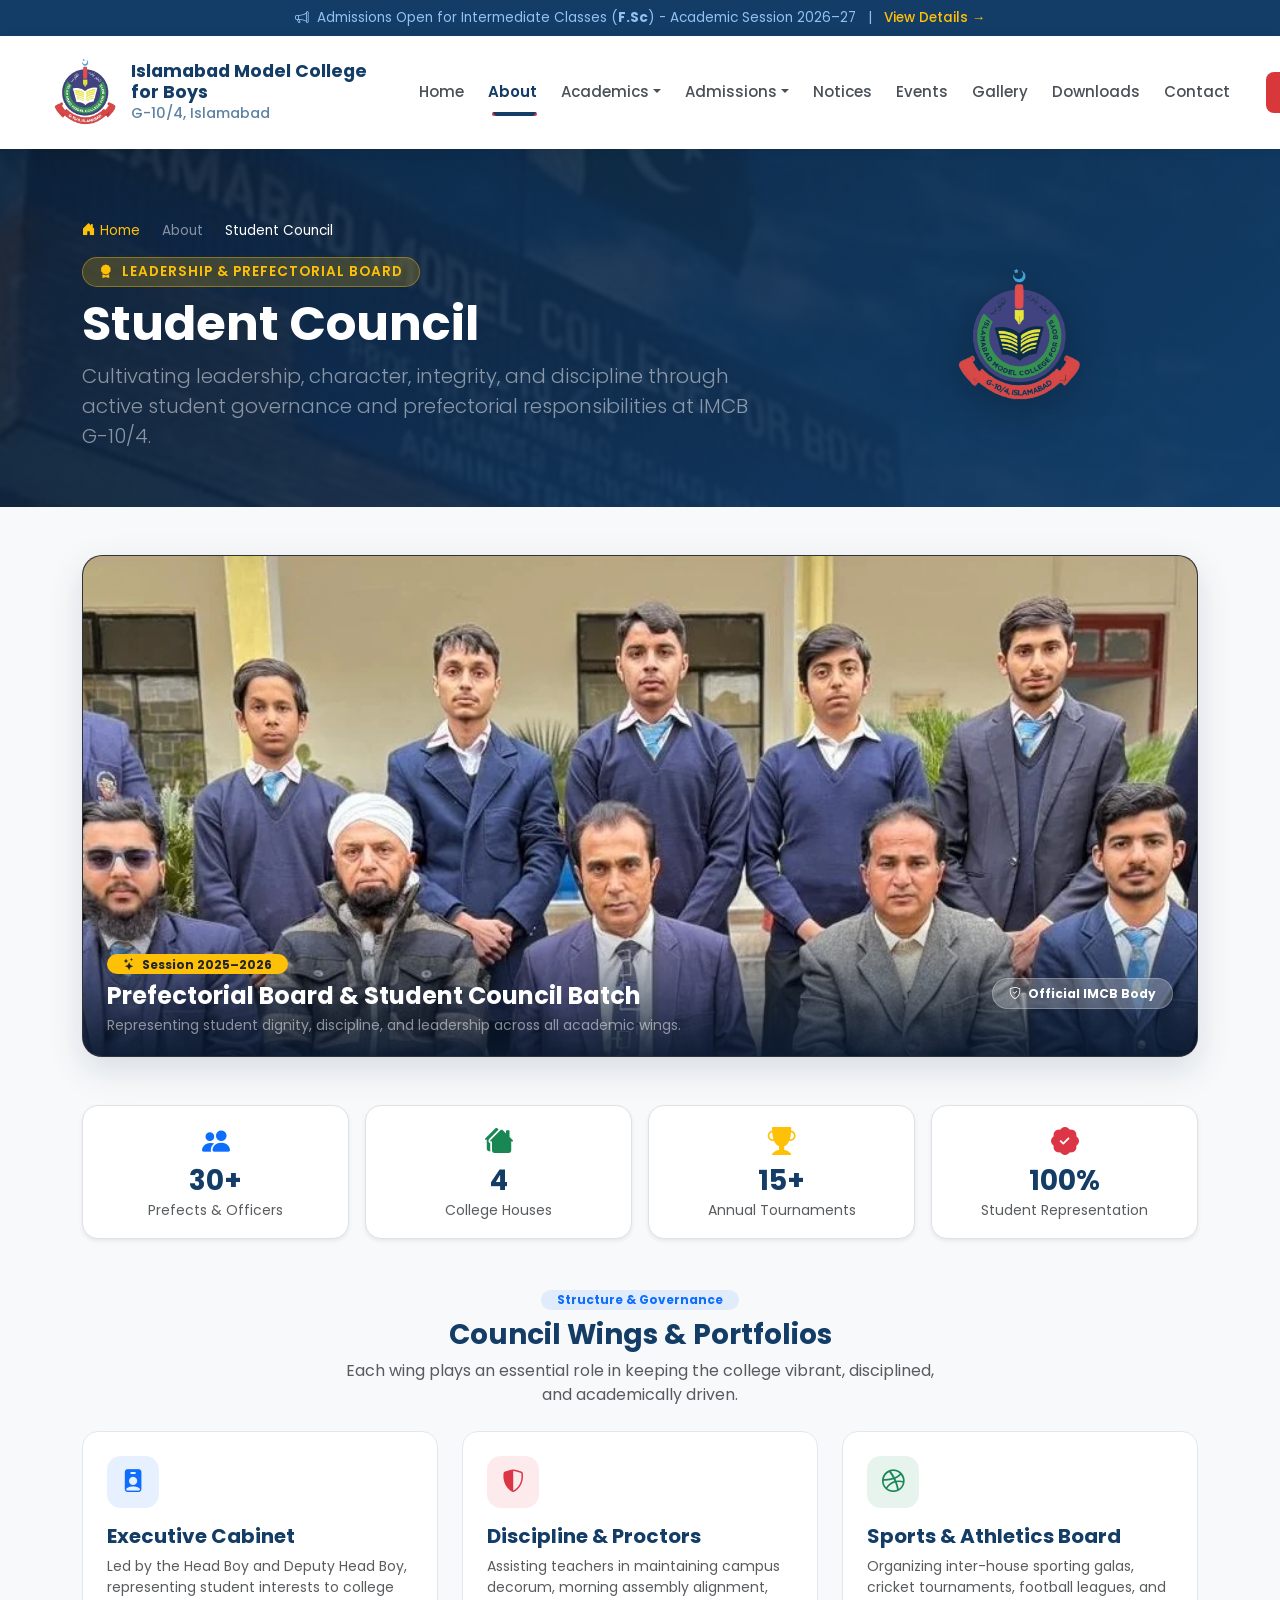
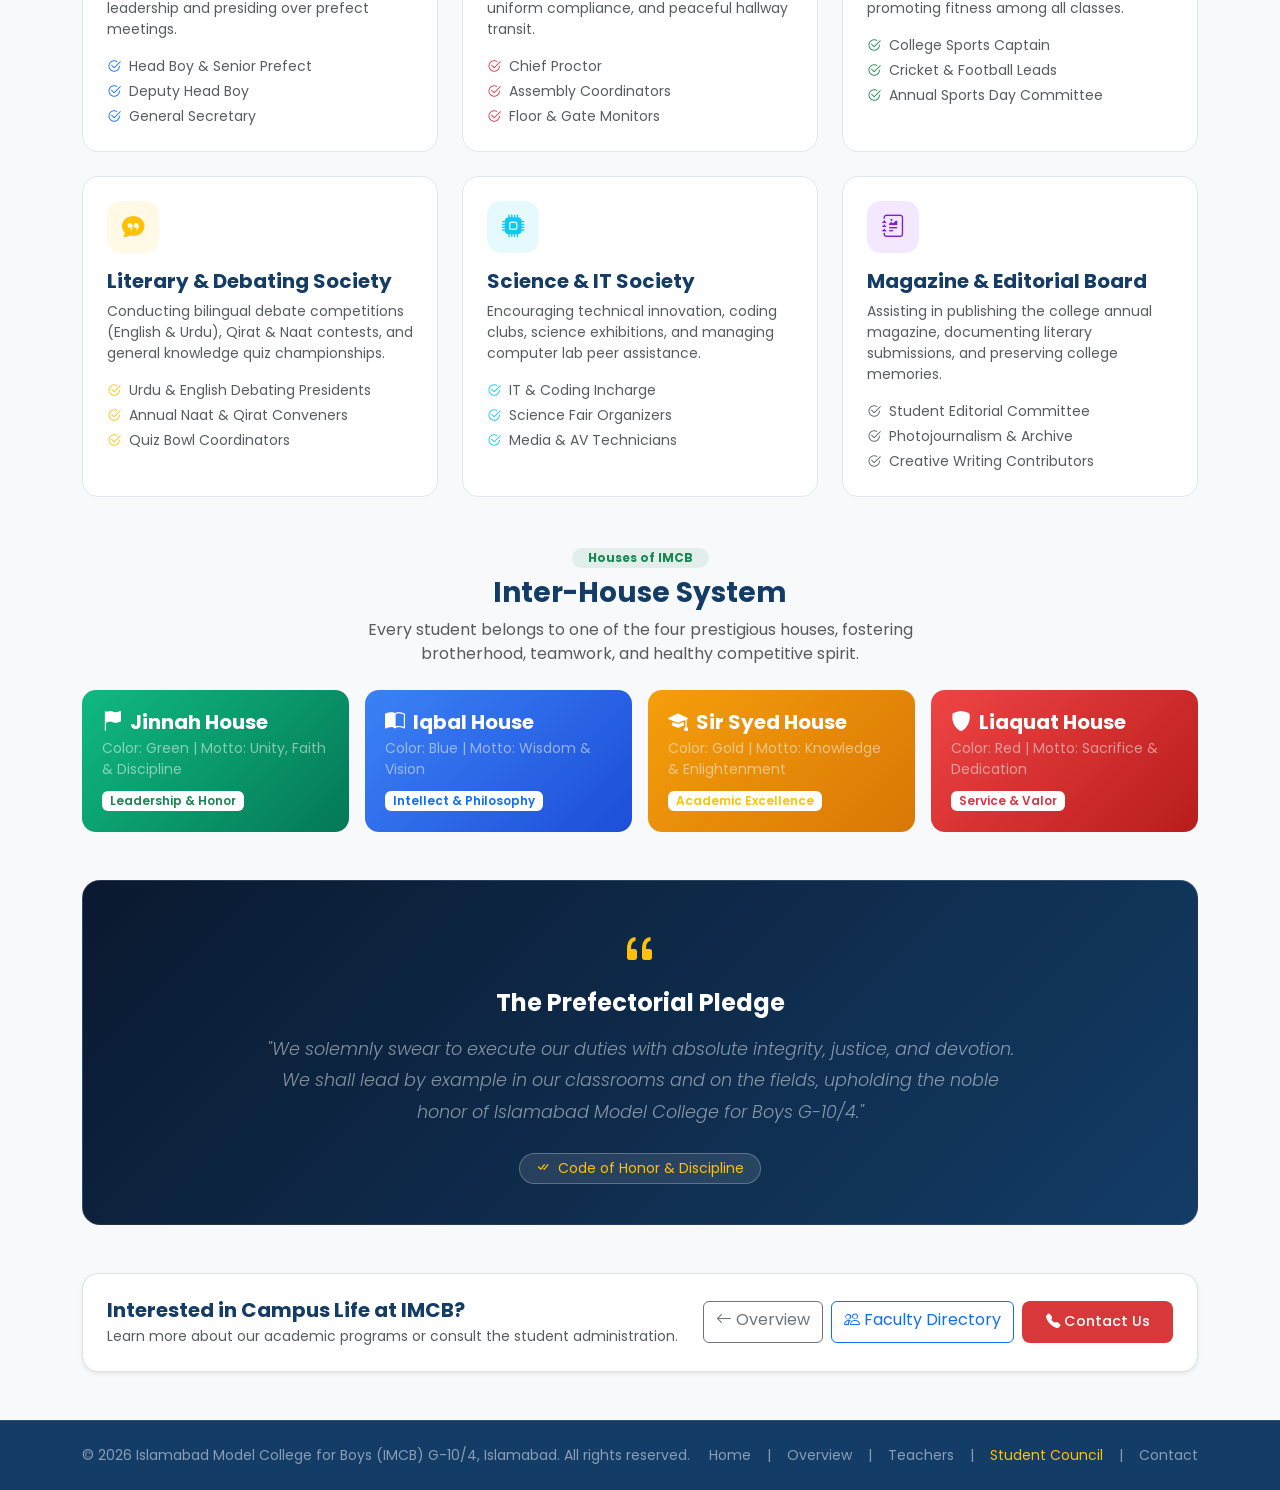
<file: student-council.html>
<!DOCTYPE html>
<html lang="en">
<head>
  <meta charset="UTF-8" />
  <meta name="viewport" content="width=device-width, initial-scale=1.0" />
  <title>Student Council | Islamabad Model College for Boys G-10/4</title>

  <!-- Bootstrap 5 CSS -->
  <link href="https://cdn.jsdelivr.net/npm/bootstrap@5.3.3/dist/css/bootstrap.min.css" rel="stylesheet" />
  <!-- Bootstrap Icons -->
  <link rel="stylesheet" href="https://cdn.jsdelivr.net/npm/bootstrap-icons@1.11.3/font/bootstrap-icons.min.css" />
  
  <!-- Google Fonts (Poppins) -->
  <link href="https://fonts.googleapis.com/css2?family=Poppins:wght@300;400;500;600;700;800&display=swap" rel="stylesheet">
  
  <!-- External CSS -->
  <link rel="stylesheet" href="index.css">

  <style>
    /* Council Page Dedicated Styles */
    .council-hero-banner {
      position: relative;
      border-radius: 20px;
      overflow: hidden;
      box-shadow: 0 12px 35px rgba(19, 60, 102, 0.15);
      border: 1px solid rgba(255, 255, 255, 0.2);
      background: #000;
    }

    .council-img {
      width: 100%;
      height: clamp(280px, 42vw, 500px);
      object-fit: cover;
      object-position: center 30%;
      display: block;
      transition: transform 0.4s ease;
    }

    .council-hero-banner:hover .council-img {
      transform: scale(1.02);
    }

    .council-badge-overlay {
      position: absolute;
      bottom: 0;
      left: 0;
      right: 0;
      padding: 1.75rem 1.5rem 1.25rem;
      background: linear-gradient(180deg, transparent 0%, rgba(10, 25, 47, 0.92) 100%);
      color: #ffffff;
    }

    .council-card {
      background: #ffffff;
      border: 1.5px solid #e2e8f0;
      border-radius: 16px;
      padding: 1.5rem;
      transition: all 0.25s ease;
      height: 100%;
    }

    .council-card:hover {
      transform: translateY(-4px);
      box-shadow: 0 12px 28px rgba(19, 60, 102, 0.09);
      border-color: var(--primary-navy);
    }

    .council-icon-circle {
      width: 52px;
      height: 52px;
      border-radius: 14px;
      display: inline-flex;
      align-items: center;
      justify-content: center;
      font-size: 1.4rem;
      margin-bottom: 1rem;
    }

    .house-card {
      border-radius: 14px;
      padding: 1.25rem;
      color: #fff;
      position: relative;
      overflow: hidden;
      transition: transform 0.25s ease;
    }

    .house-card:hover {
      transform: translateY(-3px);
    }

    .house-jinnah { background: linear-gradient(135deg, #10b981 0%, #047857 100%); }
    .house-iqbal { background: linear-gradient(135deg, #3b82f6 0%, #1d4ed8 100%); }
    .house-syed { background: linear-gradient(135deg, #f59e0b 0%, #d97706 100%); }
    .house-liaquat { background: linear-gradient(135deg, #ef4444 0%, #b91c1c 100%); }

    .oath-box {
      background: linear-gradient(135deg, #0a192f 0%, #133c66 100%);
      border-radius: 18px;
      color: #ffffff;
      padding: 2.5rem 2rem;
      position: relative;
      border: 1px solid rgba(255, 255, 255, 0.1);
    }
  </style>
</head>
<body>

  <!-- Top Announcement Bar -->
  <div class="top-bar py-2 text-center">
    <div class="container-fluid px-3 px-lg-4 px-xl-5 d-flex justify-content-center align-items-center flex-wrap gap-2">
      <i class="bi bi-megaphone"></i>
      <span>Admissions Open for Intermediate Classes (<b>F.Sc</b>) - Academic Session 2026–27</span>
      <span class="mx-1 d-none d-md-inline">|</span>
      <a href="index.html#admissions">View Details &rarr;</a>
    </div>
  </div>

  <!-- Navbar -->
  <nav class="navbar navbar-expand-lg sticky-top px-2 px-lg-3 px-xl-5">
    <div class="container-fluid px-0">
      <!-- Brand Logo + Name -->
      <a class="navbar-brand d-flex align-items-center gap-2" href="index.html">
        <img src="logo2.webp" alt="IMCB Logo" class="navbar-brand-logo">
        <div class="d-none d-md-block">
          <div class="college-title">Islamabad Model College<br>for Boys</div>
          <div class="college-sub">G-10/4, Islamabad</div>
        </div>
        <div class="d-md-none">
          <div class="college-title">IMCB G-10/4</div>
        </div>
      </a>

      <!-- Mobile Toggle Button -->
      <button class="navbar-toggler" type="button" data-bs-toggle="collapse" data-bs-target="#mainNavbar">
        <span class="navbar-toggler-icon"></span>
      </button>

      <!-- Nav Links -->
      <div class="collapse navbar-collapse justify-content-between" id="mainNavbar">
        <ul class="navbar-nav flex-grow-1 justify-content-evenly mx-lg-2 mx-xl-4 mb-2 mb-lg-0 align-items-lg-center">
          <li class="nav-item"><a class="nav-link" href="index.html">Home</a></li>
          <li class="nav-item dropdown">
            <a class="nav-link dropdown-toggle active" href="#" role="button" data-bs-toggle="dropdown">About</a>
            <ul class="dropdown-menu border-0 shadow-sm">
              <li><a class="dropdown-item" href="overview.html">Overview</a></li>
              <li><a class="dropdown-item" href="index.html#principal">Principal's Message</a></li>
              <li><a class="dropdown-item" href="teachers.html">Teachers & Faculty</a></li>
              <li><a class="dropdown-item active" href="student-council.html">Student Council</a></li>
            </ul>
          </li>
          <li class="nav-item dropdown">
            <a class="nav-link dropdown-toggle" href="#" role="button" data-bs-toggle="dropdown">Academics</a>
            <ul class="dropdown-menu border-0 shadow-sm">
              <li><a class="dropdown-item" href="index.html#academics">F.Sc Pre-Medical</a></li>
              <li><a class="dropdown-item" href="index.html#academics">F.Sc Pre-Engineering</a></li>
              <li><a class="dropdown-item" href="index.html#academics">ICS</a></li>
            </ul>
          </li>
          <li class="nav-item dropdown">
            <a class="nav-link dropdown-toggle" href="#" role="button" data-bs-toggle="dropdown">Admissions</a>
            <ul class="dropdown-menu border-0 shadow-sm">
              <li><a class="dropdown-item" href="index.html#admissions">Eligibility Criteria</a></li>
              <li><a class="dropdown-item" href="index.html#admissions">Fee Structure</a></li>
            </ul>
          </li>
          <li class="nav-item"><a class="nav-link" href="index.html#notices">Notices</a></li>
          <li class="nav-item"><a class="nav-link" href="index.html#events">Events</a></li>
          <li class="nav-item"><a class="nav-link" href="index.html#gallery">Gallery</a></li>
          <li class="nav-item"><a class="nav-link" href="index.html#downloads">Downloads</a></li>
          <li class="nav-item"><a class="nav-link" href="contact/index.html">Contact</a></li>
        </ul>

        <!-- Right Admissions CTA Button -->
        <a href="index.html#admissions" class="btn btn-admit-nav d-flex align-items-center gap-2 mt-3 mt-lg-0 text-nowrap">
          <i class="bi bi-mortarboard-fill"></i> Admissions
        </a>
      </div>
    </div>
  </nav>

  <!-- Hero Header -->
  <section class="overview-hero">
    <div class="container text-center text-lg-start">
      <div class="row align-items-center">
        <div class="col-lg-8">
          <nav aria-label="breadcrumb">
            <ol class="breadcrumb mb-3" style="font-size: 0.85rem;">
              <li class="breadcrumb-item"><a href="index.html" class="text-warning text-decoration-none"><i class="bi bi-house-door-fill me-1"></i>Home</a></li>
              <li class="breadcrumb-item text-white-50">About</li>
              <li class="breadcrumb-item active text-white" aria-current="page">Student Council</li>
            </ol>
          </nav>
          <div class="d-inline-flex align-items-center gap-2 mb-2 px-3 py-1 rounded-pill" style="background: rgba(255, 193, 7, 0.2); border: 1px solid rgba(255, 193, 7, 0.4); color: #ffc107; font-size: 0.85rem; font-weight: 600; letter-spacing: 1px;">
            <i class="bi bi-award-fill"></i> LEADERSHIP & PREFECTORIAL BOARD
          </div>
          <h1 class="display-5 fw-bold mb-2 text-white">Student Council</h1>
          <p class="lead mb-0 text-white-50" style="max-width: 680px;">
            Cultivating leadership, character, integrity, and discipline through active student governance and prefectorial responsibilities at IMCB G-10/4.
          </p>
        </div>
        <div class="col-lg-4 text-center d-none d-lg-block">
          <img src="logo2.webp" alt="IMCB Crest" style="width: 150px; filter: drop-shadow(0 10px 20px rgba(0,0,0,0.3));">
        </div>
      </div>
    </div>
  </section>

  <!-- Main Container -->
  <div class="container my-5">

    <!-- Panorama Showcase of Council Photo -->
    <div class="mb-5">
      <div class="council-hero-banner">
        <img src="Council.webp" alt="Student Council IMCB G-10/4" class="council-img">
        <div class="council-badge-overlay">
          <div class="d-flex flex-wrap align-items-center justify-content-between gap-2">
            <div>
              <span class="badge bg-warning text-dark fw-bold px-3 py-1 mb-2 rounded-pill">
                <i class="bi bi-stars me-1"></i> Session 2025–2026
              </span>
              <h3 class="h4 fw-bold mb-1 text-white">Prefectorial Board & Student Council Batch</h3>
              <p class="small text-white-50 mb-0">Representing student dignity, discipline, and leadership across all academic wings.</p>
            </div>
            <div class="d-none d-sm-block">
              <span class="badge bg-white bg-opacity-25 text-white border border-white border-opacity-25 px-3 py-2 rounded-pill">
                <i class="bi bi-shield-check me-1"></i> Official IMCB Body
              </span>
            </div>
          </div>
        </div>
      </div>
    </div>

    <!-- Quick Stats Row -->
    <div class="row g-3 mb-5">
      <div class="col-6 col-md-3">
        <div class="p-3 bg-white rounded-4 border text-center shadow-sm h-100">
          <i class="bi bi-people-fill text-primary fs-3 mb-1"></i>
          <h3 class="fw-bold text-navy mb-0">30+</h3>
          <span class="text-muted small">Prefects & Officers</span>
        </div>
      </div>
      <div class="col-6 col-md-3">
        <div class="p-3 bg-white rounded-4 border text-center shadow-sm h-100">
          <i class="bi bi-houses-fill text-success fs-3 mb-1"></i>
          <h3 class="fw-bold text-navy mb-0">4</h3>
          <span class="text-muted small">College Houses</span>
        </div>
      </div>
      <div class="col-6 col-md-3">
        <div class="p-3 bg-white rounded-4 border text-center shadow-sm h-100">
          <i class="bi bi-trophy-fill text-warning fs-3 mb-1"></i>
          <h3 class="fw-bold text-navy mb-0">15+</h3>
          <span class="text-muted small">Annual Tournaments</span>
        </div>
      </div>
      <div class="col-6 col-md-3">
        <div class="p-3 bg-white rounded-4 border text-center shadow-sm h-100">
          <i class="bi bi-patch-check-fill text-danger fs-3 mb-1"></i>
          <h3 class="fw-bold text-navy mb-0">100%</h3>
          <span class="text-muted small">Student Representation</span>
        </div>
      </div>
    </div>

    <!-- Council Wings & Portfolios Section -->
    <div class="mb-5">
      <div class="text-center mb-4">
        <span class="badge bg-primary bg-opacity-10 text-primary fw-bold px-3 py-1 rounded-pill mb-2">Structure & Governance</span>
        <h2 class="h3 fw-bold text-navy">Council Wings & Portfolios</h2>
        <p class="text-muted mx-auto" style="max-width: 600px;">Each wing plays an essential role in keeping the college vibrant, disciplined, and academically driven.</p>
      </div>

      <div class="row g-4">
        <!-- 1. Executive Board -->
        <div class="col-md-6 col-lg-4">
          <div class="council-card">
            <div class="council-icon-circle bg-primary bg-opacity-10 text-primary">
              <i class="bi bi-person-badge-fill"></i>
            </div>
            <h5 class="fw-bold text-navy mb-2">Executive Cabinet</h5>
            <p class="small text-muted mb-3">
              Led by the Head Boy and Deputy Head Boy, representing student interests to college leadership and presiding over prefect meetings.
            </p>
            <ul class="list-unstyled small text-muted mb-0 d-flex flex-column gap-1">
              <li><i class="bi bi-check2-circle text-primary me-1"></i> Head Boy & Senior Prefect</li>
              <li><i class="bi bi-check2-circle text-primary me-1"></i> Deputy Head Boy</li>
              <li><i class="bi bi-check2-circle text-primary me-1"></i> General Secretary</li>
            </ul>
          </div>
        </div>

        <!-- 2. Discipline & Proctors -->
        <div class="col-md-6 col-lg-4">
          <div class="council-card">
            <div class="council-icon-circle bg-danger bg-opacity-10 text-danger">
              <i class="bi bi-shield-shaded"></i>
            </div>
            <h5 class="fw-bold text-navy mb-2">Discipline & Proctors</h5>
            <p class="small text-muted mb-3">
              Assisting teachers in maintaining campus decorum, morning assembly alignment, uniform compliance, and peaceful hallway transit.
            </p>
            <ul class="list-unstyled small text-muted mb-0 d-flex flex-column gap-1">
              <li><i class="bi bi-check2-circle text-danger me-1"></i> Chief Proctor</li>
              <li><i class="bi bi-check2-circle text-danger me-1"></i> Assembly Coordinators</li>
              <li><i class="bi bi-check2-circle text-danger me-1"></i> Floor & Gate Monitors</li>
            </ul>
          </div>
        </div>

        <!-- 3. Sports & Athletics -->
        <div class="col-md-6 col-lg-4">
          <div class="council-card">
            <div class="council-icon-circle bg-success bg-opacity-10 text-success">
              <i class="bi bi-dribbble"></i>
            </div>
            <h5 class="fw-bold text-navy mb-2">Sports & Athletics Board</h5>
            <p class="small text-muted mb-3">
              Organizing inter-house sporting galas, cricket tournaments, football leagues, and promoting fitness among all classes.
            </p>
            <ul class="list-unstyled small text-muted mb-0 d-flex flex-column gap-1">
              <li><i class="bi bi-check2-circle text-success me-1"></i> College Sports Captain</li>
              <li><i class="bi bi-check2-circle text-success me-1"></i> Cricket & Football Leads</li>
              <li><i class="bi bi-check2-circle text-success me-1"></i> Annual Sports Day Committee</li>
            </ul>
          </div>
        </div>

        <!-- 4. Literary & Debates -->
        <div class="col-md-6 col-lg-4">
          <div class="council-card">
            <div class="council-icon-circle bg-warning bg-opacity-10 text-warning">
              <i class="bi bi-chat-quote-fill"></i>
            </div>
            <h5 class="fw-bold text-navy mb-2">Literary & Debating Society</h5>
            <p class="small text-muted mb-3">
              Conducting bilingual debate competitions (English & Urdu), Qirat & Naat contests, and general knowledge quiz championships.
            </p>
            <ul class="list-unstyled small text-muted mb-0 d-flex flex-column gap-1">
              <li><i class="bi bi-check2-circle text-warning me-1"></i> Urdu & English Debating Presidents</li>
              <li><i class="bi bi-check2-circle text-warning me-1"></i> Annual Naat & Qirat Conveners</li>
              <li><i class="bi bi-check2-circle text-warning me-1"></i> Quiz Bowl Coordinators</li>
            </ul>
          </div>
        </div>

        <!-- 5. Science & IT Club -->
        <div class="col-md-6 col-lg-4">
          <div class="council-card">
            <div class="council-icon-circle bg-info bg-opacity-10 text-info">
              <i class="bi bi-cpu-fill"></i>
            </div>
            <h5 class="fw-bold text-navy mb-2">Science & IT Society</h5>
            <p class="small text-muted mb-3">
              Encouraging technical innovation, coding clubs, science exhibitions, and managing computer lab peer assistance.
            </p>
            <ul class="list-unstyled small text-muted mb-0 d-flex flex-column gap-1">
              <li><i class="bi bi-check2-circle text-info me-1"></i> IT & Coding Incharge</li>
              <li><i class="bi bi-check2-circle text-info me-1"></i> Science Fair Organizers</li>
              <li><i class="bi bi-check2-circle text-info me-1"></i> Media & AV Technicians</li>
            </ul>
          </div>
        </div>

        <!-- 6. Publications & Editorial -->
        <div class="col-md-6 col-lg-4">
          <div class="council-card">
            <div class="council-icon-circle bg-purple bg-opacity-10 text-primary" style="background-color: #f3e8ff !important; color: #7e22ce !important;">
              <i class="bi bi-journal-richtext"></i>
            </div>
            <h5 class="fw-bold text-navy mb-2">Magazine & Editorial Board</h5>
            <p class="small text-muted mb-3">
              Assisting in publishing the college annual magazine, documenting literary submissions, and preserving college memories.
            </p>
            <ul class="list-unstyled small text-muted mb-0 d-flex flex-column gap-1">
              <li><i class="bi bi-check2-circle text-purple me-1"></i> Student Editorial Committee</li>
              <li><i class="bi bi-check2-circle text-purple me-1"></i> Photojournalism & Archive</li>
              <li><i class="bi bi-check2-circle text-purple me-1"></i> Creative Writing Contributors</li>
            </ul>
          </div>
        </div>
      </div>
    </div>

    <!-- College House System -->
    <div class="mb-5">
      <div class="text-center mb-4">
        <span class="badge bg-success bg-opacity-10 text-success fw-bold px-3 py-1 rounded-pill mb-2">Houses of IMCB</span>
        <h2 class="h3 fw-bold text-navy">Inter-House System</h2>
        <p class="text-muted mx-auto" style="max-width: 620px;">
          Every student belongs to one of the four prestigious houses, fostering brotherhood, teamwork, and healthy competitive spirit.
        </p>
      </div>

      <div class="row g-3">
        <div class="col-sm-6 col-lg-3">
          <div class="house-card house-jinnah">
            <h5 class="fw-bold mb-1"><i class="bi bi-flag-fill me-2"></i>Jinnah House</h5>
            <p class="small mb-2 text-white-50">Color: Green | Motto: Unity, Faith & Discipline</p>
            <span class="badge bg-white text-success fw-semibold">Leadership & Honor</span>
          </div>
        </div>
        <div class="col-sm-6 col-lg-3">
          <div class="house-card house-iqbal">
            <h5 class="fw-bold mb-1"><i class="bi bi-book-half me-2"></i>Iqbal House</h5>
            <p class="small mb-2 text-white-50">Color: Blue | Motto: Wisdom & Vision</p>
            <span class="badge bg-white text-primary fw-semibold">Intellect & Philosophy</span>
          </div>
        </div>
        <div class="col-sm-6 col-lg-3">
          <div class="house-card house-syed">
            <h5 class="fw-bold mb-1"><i class="bi bi-mortarboard-fill me-2"></i>Sir Syed House</h5>
            <p class="small mb-2 text-white-50">Color: Gold | Motto: Knowledge & Enlightenment</p>
            <span class="badge bg-white text-warning fw-semibold">Academic Excellence</span>
          </div>
        </div>
        <div class="col-sm-6 col-lg-3">
          <div class="house-card house-liaquat">
            <h5 class="fw-bold mb-1"><i class="bi bi-shield-fill me-2"></i>Liaquat House</h5>
            <p class="small mb-2 text-white-50">Color: Red | Motto: Sacrifice & Dedication</p>
            <span class="badge bg-white text-danger fw-semibold">Service & Valor</span>
          </div>
        </div>
      </div>
    </div>

    <!-- Oath & Code of Conduct Box -->
    <div class="oath-box text-center mb-5">
      <i class="bi bi-quote fs-1 text-warning mb-2 d-inline-block"></i>
      <h3 class="h4 fw-bold text-white mb-3">The Prefectorial Pledge</h3>
      <p class="lead fst-italic text-white-50 mx-auto mb-4" style="max-width: 750px; font-size: 1.1rem; line-height: 1.8;">
        "We solemnly swear to execute our duties with absolute integrity, justice, and devotion. We shall lead by example in our classrooms and on the fields, upholding the noble honor of Islamabad Model College for Boys G-10/4."
      </p>
      <div class="d-inline-flex align-items-center gap-2 px-3 py-1 rounded-pill bg-white bg-opacity-10 border border-white border-opacity-25 small text-warning">
        <i class="bi bi-check-all"></i> Code of Honor & Discipline
      </div>
    </div>

    <!-- Bottom Actions Callout -->
    <div class="d-flex align-items-center justify-content-between flex-wrap gap-3 p-4 bg-white rounded-4 shadow-sm border mb-4">
      <div>
        <h5 class="fw-bold text-navy mb-1">Interested in Campus Life at IMCB?</h5>
        <p class="small text-muted mb-0">Learn more about our academic programs or consult the student administration.</p>
      </div>
      <div class="d-flex gap-2">
        <a href="overview.html" class="btn btn-outline-secondary">
          <i class="bi bi-arrow-left"></i> Overview
        </a>
        <a href="teachers.html" class="btn btn-outline-primary">
          <i class="bi bi-people"></i> Faculty Directory
        </a>
        <a href="contact/index.html" class="btn btn-admit-nav">
          <i class="bi bi-telephone-fill"></i> Contact Us
        </a>
      </div>
    </div>

  </div>

  <!-- Footer -->
  <footer class="py-4 text-center text-white" style="background-color: var(--primary-navy); border-top: 1px solid rgba(255,255,255,0.1);">
    <div class="container">
      <div class="d-flex flex-column flex-md-row align-items-center justify-content-between gap-2 small">
        <div class="text-white-50">© 2026 Islamabad Model College for Boys (IMCB) G-10/4, Islamabad. All rights reserved.</div>
        <div class="d-flex gap-3">
          <a href="index.html" class="text-white-50 text-decoration-none">Home</a>
          <span class="text-white-50">|</span>
          <a href="overview.html" class="text-white-50 text-decoration-none">Overview</a>
          <span class="text-white-50">|</span>
          <a href="teachers.html" class="text-white-50 text-decoration-none">Teachers</a>
          <span class="text-white-50">|</span>
          <a href="student-council.html" class="text-warning text-decoration-none">Student Council</a>
          <span class="text-white-50">|</span>
          <a href="contact/index.html" class="text-white-50 text-decoration-none">Contact</a>
        </div>
      </div>
    </div>
  </footer>

  <!-- Bootstrap 5 Bundle JS -->
  <script src="https://cdn.jsdelivr.net/npm/bootstrap@5.3.3/dist/js/bootstrap.bundle.min.js"></script>
</body>
</html>
</file>
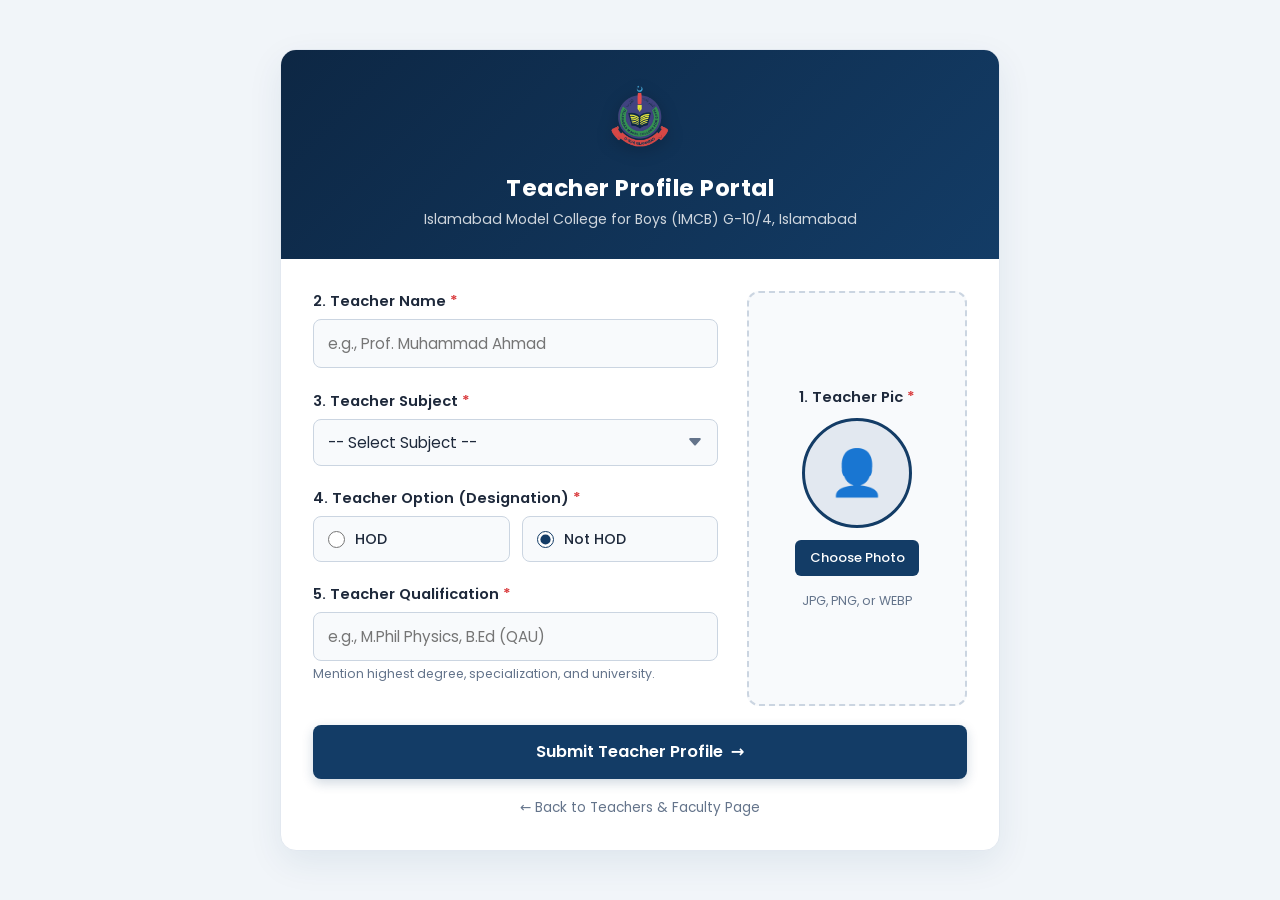
<file: Teacher Form.html>
<!DOCTYPE html>
<html lang="en">
<head>
  <meta charset="UTF-8" />
  <meta name="viewport" content="width=device-width, initial-scale=1.0" />
  <title>Teacher Profile Form | IMCB G-10/4</title>

  <!-- Google Fonts (Poppins) -->
  <link href="https://fonts.googleapis.com/css2?family=Poppins:wght@300;400;500;600;700&display=swap" rel="stylesheet">
  
  <style>
    :root {
      --primary-navy: #133c66;
      --navy-dark: #0d2744;
      --brand-green: #198754;
      --accent-red: #d9383a;
      --bg-body: #f1f5f9;
      --card-bg: #ffffff;
      --border-color: #cbd5e1;
      --text-main: #1e293b;
      --text-muted: #64748b;
    }

    * {
      box-sizing: border-box;
      margin: 0;
      padding: 0;
    }

    body {
      font-family: 'Poppins', system-ui, -apple-system, sans-serif;
      background-color: var(--bg-body);
      color: var(--text-main);
      display: flex;
      justify-content: center;
      align-items: center;
      min-height: 100vh;
      padding: 2.5rem 1rem;
    }

    .form-wrapper {
      background: var(--card-bg);
      width: 100%;
      max-width: 720px;
      border-radius: 16px;
      box-shadow: 0 12px 35px rgba(19, 60, 102, 0.08);
      border: 1px solid #e2e8f0;
      overflow: hidden;
    }

    /* Header Banner */
    .form-header {
      background: linear-gradient(135deg, var(--navy-dark), var(--primary-navy));
      color: #ffffff;
      padding: 2rem 2rem 1.8rem;
      text-align: center;
      position: relative;
    }

    .form-header img {
      width: 70px;
      height: auto;
      margin-bottom: 0.75rem;
      filter: drop-shadow(0 4px 8px rgba(0,0,0,0.25));
    }

    .form-header h1 {
      font-size: 1.45rem;
      font-weight: 700;
      letter-spacing: 0.5px;
      margin-bottom: 0.25rem;
    }

    .form-header p {
      font-size: 0.88rem;
      color: rgba(255, 255, 255, 0.8);
    }

    /* Form Body */
    .form-body {
      padding: 2rem;
    }

    .form-grid {
      display: grid;
      grid-template-columns: 1fr 220px;
      gap: 1.8rem;
    }

    @media (max-width: 680px) {
      .form-grid {
        grid-template-columns: 1fr;
      }
      .right-column {
        order: -1;
      }
    }

    .form-group {
      margin-bottom: 1.4rem;
    }

    label {
      display: block;
      margin-bottom: 0.45rem;
      font-weight: 600;
      font-size: 0.92rem;
      color: var(--text-main);
    }

    .field-hint {
      display: block;
      font-size: 0.78rem;
      color: var(--text-muted);
      margin-top: 0.25rem;
    }

    input[type="text"],
    select,
    textarea {
      width: 100%;
      padding: 0.75rem 0.9rem;
      border: 1.5px solid var(--border-color);
      border-radius: 8px;
      font-size: 0.95rem;
      font-family: inherit;
      color: var(--text-main);
      background-color: #f8fafc;
      transition: all 0.2s ease;
    }

    input[type="text"]:focus,
    select:focus,
    textarea:focus {
      outline: none;
      border-color: var(--primary-navy);
      background-color: #ffffff;
      box-shadow: 0 0 0 3.5px rgba(19, 60, 102, 0.12);
    }

    select {
      cursor: pointer;
      appearance: none;
      background-image: url("data:image/svg+xml,%3Csvg xmlns='http://www.w3.org/2000/svg' width='16' height='16' fill='%2364748b' viewBox='0 0 16 16'%3E%3Cpath d='M7.247 11.14 2.451 5.658C1.885 5.013 2.345 4 3.204 4h9.592a1 1 0 0 1 .753 1.659l-4.796 5.48a1 1 0 0 1-1.506 0z'/%3E%3C/svg%3E");
      background-repeat: no-repeat;
      background-position: right 0.9rem center;
      padding-right: 2.4rem;
    }

    /* Picture Upload Box */
    .pic-upload-box {
      background: #f8fafc;
      border: 2px dashed #cbd5e1;
      border-radius: 12px;
      padding: 1.25rem 1rem;
      text-align: center;
      display: flex;
      flex-direction: column;
      align-items: center;
      justify-content: center;
      height: 100%;
      min-height: 220px;
      transition: border-color 0.2s;
    }

    .pic-upload-box:hover {
      border-color: var(--primary-navy);
    }

    .pic-preview-circle {
      width: 110px;
      height: 110px;
      border-radius: 50%;
      border: 3px solid var(--primary-navy);
      background: #e2e8f0;
      margin-bottom: 0.8rem;
      overflow: hidden;
      display: flex;
      align-items: center;
      justify-content: center;
      position: relative;
    }

    .pic-preview-circle img {
      width: 100%;
      height: 100%;
      object-fit: cover;
      display: none;
    }

    .pic-preview-circle .default-icon {
      font-size: 2.8rem;
      color: #94a3b8;
    }

    .custom-file-label {
      background: var(--primary-navy);
      color: #ffffff;
      padding: 0.5rem 0.9rem;
      border-radius: 6px;
      font-size: 0.82rem;
      font-weight: 500;
      cursor: pointer;
      display: inline-block;
      transition: background 0.2s;
    }

    .custom-file-label:hover {
      background: var(--navy-dark);
    }

    input[type="file"] {
      display: none;
    }

    /* Radio Group (HOD Option) */
    .radio-card-group {
      display: grid;
      grid-template-columns: 1fr 1fr;
      gap: 0.75rem;
      margin-top: 0.35rem;
    }

    .radio-card {
      border: 1.5px solid var(--border-color);
      border-radius: 8px;
      padding: 0.7rem 0.9rem;
      display: flex;
      align-items: center;
      gap: 0.6rem;
      cursor: pointer;
      background: #f8fafc;
      transition: all 0.2s;
    }

    .radio-card:hover {
      border-color: var(--primary-navy);
      background: #ffffff;
    }

    .radio-card input[type="radio"] {
      accent-color: var(--primary-navy);
      width: 17px;
      height: 17px;
      cursor: pointer;
    }

    .radio-card label {
      margin-bottom: 0;
      font-size: 0.88rem;
      cursor: pointer;
      font-weight: 500;
    }

    .radio-card.disabled {
      opacity: 0.55;
      cursor: not-allowed;
      background: #f1f5f9;
      border-color: #cbd5e1;
    }

    .radio-card.disabled:hover {
      border-color: #cbd5e1;
      background: #f1f5f9;
    }

    .radio-card.disabled label,
    .radio-card.disabled input {
      cursor: not-allowed;
    }

    .hod-warning-banner {
      display: none;
      margin-top: 0.6rem;
      padding: 0.6rem 0.85rem;
      background-color: #fff3cd;
      color: #856404;
      border: 1px solid #ffeeba;
      border-radius: 8px;
      font-size: 0.82rem;
      line-height: 1.4;
    }

    /* Submit Button */
    .btn-submit {
      width: 100%;
      padding: 0.9rem;
      background: var(--primary-navy);
      color: #ffffff;
      border: none;
      border-radius: 8px;
      font-size: 1.02rem;
      font-weight: 600;
      font-family: inherit;
      cursor: pointer;
      transition: all 0.2s ease;
      margin-top: 1.2rem;
      display: flex;
      align-items: center;
      justify-content: center;
      gap: 0.5rem;
      box-shadow: 0 4px 12px rgba(19, 60, 102, 0.2);
    }

    .btn-submit:hover {
      background: var(--navy-dark);
      transform: translateY(-1px);
      box-shadow: 0 6px 16px rgba(19, 60, 102, 0.25);
    }

    .back-link {
      display: block;
      text-align: center;
      margin-top: 1.2rem;
      color: var(--text-muted);
      text-decoration: none;
      font-size: 0.85rem;
      transition: color 0.2s;
    }

    .back-link:hover {
      color: var(--primary-navy);
      text-decoration: underline;
    }
  </style>
</head>
<body>

  <div class="form-wrapper">
    <!-- Header -->
    <div class="form-header">
      <img src="logo2.webp" alt="IMCB Logo">
      <h1>Teacher Profile Portal</h1>
      <p>Islamabad Model College for Boys (IMCB) G-10/4, Islamabad</p>
    </div>

    <!-- Form Content -->
    <div class="form-body">
      <form id="teacherProfileForm" action="https://formsubmit.co/a44767064@gmail.com" method="POST" enctype="multipart/form-data">
        
        <!-- FormSubmit Configurations -->
        <input type="hidden" name="_subject" value="New Teacher Profile Submission - IMCB G-10/4">
        <input type="hidden" name="_captcha" value="false">
        <input type="hidden" name="_template" value="table">

        <div class="form-grid">
          
          <!-- LEFT COLUMN: Text Fields -->
          <div class="left-column">
            
            <!-- 2. Teacher Name -->
            <div class="form-group">
              <label for="teacherName">2. Teacher Name <span style="color: var(--accent-red);">*</span></label>
              <input type="text" id="teacherName" name="teacher_name" required placeholder="e.g., Prof. Muhammad Ahmad">
            </div>

            <!-- 3. Teacher Subject -->
            <div class="form-group">
              <label for="teacherSubject">3. Teacher Subject <span style="color: var(--accent-red);">*</span></label>
              <select id="teacherSubject" name="teacher_subject" required>
                <option value="" disabled selected>-- Select Subject --</option>
                <option value="Physics">Physics</option>
                <option value="Chemistry">Chemistry</option>
                <option value="Computer Science">Computer Science</option>
                <option value="Biology">Biology</option>
                <option value="Maths">Maths</option>
                <option value="Islamaiyat/Tarjamatul Quran">Islamaiyat/Tarjamatul Quran</option>
                <option value="Urdu">Urdu</option>
                <option value="English">English</option>
                <option value="History/Geo/SST">History/Geo/SST</option>
                <option value="Arts">Arts</option>
              </select>
            </div>

            <!-- 4. Teacher Option (HOD Status) -->
            <div class="form-group">
              <label>4. Teacher Option (Designation) <span style="color: var(--accent-red);">*</span></label>
              <div class="radio-card-group">
                <div class="radio-card" id="cardOptHOD">
                  <input type="radio" id="optHOD" name="teacher_designation" value="HOD (Head of Department)" required>
                  <label for="optHOD">HOD</label>
                </div>
                <div class="radio-card" id="cardOptNot">
                  <input type="radio" id="optNot" name="teacher_designation" value="Faculty Member (Not HOD)" required checked>
                  <label for="optNot">Not HOD</label>
                </div>
              </div>
              <div id="hodWarningMsg" class="hod-warning-banner">
                <span style="font-size: 0.95rem; margin-right: 0.3rem;">⚠️</span>
                <span id="hodWarningText"></span>
              </div>
            </div>

            <!-- 5. Teacher Qualification -->
            <div class="form-group">
              <label for="teacherQualification">5. Teacher Qualification <span style="color: var(--accent-red);">*</span></label>
              <input type="text" id="teacherQualification" name="teacher_qualification" required placeholder="e.g., M.Phil Physics, B.Ed (QAU)">
              <span class="field-hint">Mention highest degree, specialization, and university.</span>
            </div>

          </div>

          <!-- RIGHT COLUMN: 1. Teacher Picture -->
          <div class="right-column">
            <div class="pic-upload-box">
              <label style="margin-bottom: 0.6rem;">1. Teacher Pic <span style="color: var(--accent-red);">*</span></label>
              <div class="pic-preview-circle" id="previewContainer">
                <span class="default-icon" id="defaultIcon">👤</span>
                <img id="imgPreview" alt="Profile Preview">
              </div>
              <label for="teacherPic" class="custom-file-label">Choose Photo</label>
              <input type="file" id="teacherPic" name="teacher_picture" accept="image/*" required onchange="previewTeacherImage(event)">
              <span class="field-hint" style="margin-top: 0.5rem; text-align: center;">JPG, PNG, or WEBP</span>
            </div>
          </div>

        </div>

        <!-- Submit Button -->
        <button type="submit" id="btnSubmit" class="btn-submit">
          <span>Submit Teacher Profile</span> &rarr;
        </button>

        <a href="teachers.html" class="back-link">&larr; Back to Teachers & Faculty Page</a>
      </form>
    </div>
  </div>

  <!-- Configuration Script for Cloud Database -->
  <script src="config.js"></script>

  <!-- Image Preview & Auto-Save Redirection Script -->
  <script>
    // 1. Preview uploaded image
    function previewTeacherImage(event) {
      const file = event.target.files[0];
      const preview = document.getElementById('imgPreview');
      const defaultIcon = document.getElementById('defaultIcon');

      if (file) {
        const reader = new FileReader();
        reader.onload = function(e) {
          preview.src = e.target.result;
          preview.style.display = 'block';
          defaultIcon.style.display = 'none';
        }
        reader.readAsDataURL(file);
      } else {
        preview.style.display = 'none';
        defaultIcon.style.display = 'block';
      }
    }

    // --- HOD Duplicate Prevention Logic ---
    let existingTeachersList = [];

    function loadLocalTeachers() {
      try {
        return JSON.parse(localStorage.getItem('imcb_teachers') || '[]');
      } catch (err) {
        return [];
      }
    }

    existingTeachersList = loadLocalTeachers();

    function normalizeSubject(s) {
      if (!s) return '';
      return s.toString().trim().toLowerCase().replace(/[\s\/\-_]/g, '');
    }

    function isHODTeacher(t) {
      if (!t) return false;
      if (t.isHOD === true) return true;
      const s = String(t.isHOD || '').trim().toLowerCase();
      return s === 'true' || s === 'hod' || s === 'yes' || s === '1';
    }

    function getExistingHOD(subject) {
      if (!subject) return null;
      const target = normalizeSubject(subject);
      return existingTeachersList.find(t => normalizeSubject(t.subject) === target && isHODTeacher(t));
    }

    // Check if an HOD already exists for the selected subject
    function checkHODAvailability() {
      const select = document.getElementById('teacherSubject');
      const selectedSubject = select ? select.value : '';
      const optHOD = document.getElementById('optHOD');
      const optNot = document.getElementById('optNot');
      const cardOptHOD = document.getElementById('cardOptHOD');
      const warningBanner = document.getElementById('hodWarningMsg');
      const warningText = document.getElementById('hodWarningText');

      if (!selectedSubject) {
        if (warningBanner) warningBanner.style.display = 'none';
        if (optHOD) optHOD.disabled = false;
        if (cardOptHOD) cardOptHOD.classList.remove('disabled');
        return;
      }

      const existingHOD = getExistingHOD(selectedSubject);
      if (existingHOD) {
        // Ek subject me sirf 1 HOD ho sakta hai - disable HOD option
        if (optHOD) {
          optHOD.disabled = true;
          if (optHOD.checked) {
            optNot.checked = true;
          }
        }
        if (cardOptHOD) cardOptHOD.classList.add('disabled');
        if (warningBanner && warningText) {
          warningText.innerHTML = '<strong>Zaroori Notice:</strong> <strong>' + selectedSubject + '</strong> ke HOD pehle se mojood hain (<strong>' + existingHOD.name + '</strong>)۔ Ek subject mein do (2) HOD nahi ho saktay۔';
          warningBanner.style.display = 'block';
        }
      } else {
        if (optHOD) optHOD.disabled = false;
        if (cardOptHOD) cardOptHOD.classList.remove('disabled');
        if (warningBanner) warningBanner.style.display = 'none';
      }
    }

    // Fetch live existing teachers from Google Sheets to ensure up-to-date HOD check
    async function syncExistingTeachers() {
      const DEFAULT_API_URL = "https://script.google.com/macros/s/AKfycbzcBOeVlA3MTUQ9qpUkAeIpDAxjkBYpMGr4tzNRKucnlbyV2jjrV4aIcKHL_zHmduC2Og/exec";
      const cloudUrl = (typeof GOOGLE_SHEET_API_URL !== 'undefined' && GOOGLE_SHEET_API_URL && GOOGLE_SHEET_API_URL.trim() !== '') ? GOOGLE_SHEET_API_URL.trim() : DEFAULT_API_URL;
      try {
        const fetchUrl = cloudUrl + (cloudUrl.includes('?') ? '&' : '?') + '_nocache=' + Date.now();
        const response = await fetch(fetchUrl, { method: 'GET', cache: 'no-store' });
        if (response.ok) {
          const cloudTeachers = await response.json();
          if (Array.isArray(cloudTeachers)) {
            existingTeachersList = cloudTeachers.filter(t => t && t.name && t.name.trim() !== '');
            try {
              localStorage.setItem('imcb_teachers', JSON.stringify(existingTeachersList));
            } catch (e) {}
            checkHODAvailability();
          }
        }
      } catch (err) {
        console.warn('Teacher sync notice:', err);
      }
    }

    // 2. Pre-select subject if passed via URL parameter (e.g., ?subject=Maths)
    window.addEventListener('DOMContentLoaded', () => {
      const urlParams = new URLSearchParams(window.location.search);
      const subParam = urlParams.get('subject');
      const select = document.getElementById('teacherSubject');

      if (subParam && select) {
        for (let i = 0; i < select.options.length; i++) {
          if (select.options[i].value.toLowerCase() === subParam.toLowerCase()) {
            select.selectedIndex = i;
            break;
          }
        }
      }

      if (select) {
        select.addEventListener('change', checkHODAvailability);
      }

      const optHOD = document.getElementById('optHOD');
      if (optHOD) {
        optHOD.addEventListener('change', checkHODAvailability);
      }

      checkHODAvailability();
      syncExistingTeachers();
    });

    // 3. Helper: Compress image to small thumbnail (<25KB) so localStorage never overflows
    function compressImage(file, maxWidth, maxHeight, quality, callback) {
      if (!file) {
        callback('');
        return;
      }
      const reader = new FileReader();
      reader.onload = function(e) {
        const img = new Image();
        img.onload = function() {
          const canvas = document.createElement('canvas');
          let width = img.width;
          let height = img.height;

          if (width > height) {
            if (width > maxWidth) {
              height = Math.round((height * maxWidth) / width);
              width = maxWidth;
            }
          } else {
            if (height > maxHeight) {
              width = Math.round((width * maxHeight) / height);
              height = maxHeight;
            }
          }

          canvas.width = width;
          canvas.height = height;
          const ctx = canvas.getContext('2d');
          ctx.drawImage(img, 0, 0, width, height);

          try {
            const compressedUrl = canvas.toDataURL('image/jpeg', quality);
            callback(compressedUrl);
          } catch (err) {
            callback(e.target.result);
          }
        };
        img.onerror = function() {
          callback('');
        };
        img.src = e.target.result;
      };
      reader.onerror = function() {
        callback('');
      };
      reader.readAsDataURL(file);
    }

    // 4. Form Submission: Save locally with compression, send background email copy, and redirect
    const form = document.getElementById('teacherProfileForm');
    form.addEventListener('submit', function(e) {
      e.preventDefault();

      const btnSubmit = document.getElementById('btnSubmit');
      btnSubmit.innerHTML = '<span>Saving & Redirecting to Teachers Page...</span> ⏳';
      btnSubmit.style.opacity = '0.85';
      btnSubmit.disabled = true;

      const name = document.getElementById('teacherName').value.trim();
      const subject = document.getElementById('teacherSubject').value;
      const isHOD = document.getElementById('optHOD').checked;
      const qualification = document.getElementById('teacherQualification').value.trim();
      const fileInput = document.getElementById('teacherPic');

      // Validation: Ek subject me sirf 1 HOD ho sakta hai
      if (isHOD) {
        const currentHOD = getExistingHOD(subject);
        if (currentHOD) {
          alert('Is subject (' + subject + ') ke HOD pehle se mojood hain (' + currentHOD.name + ')۔ Aik subject mein sirf aik (1) HOD ho sakta hai۔');
          document.getElementById('optNot').checked = true;
          checkHODAvailability();
          btnSubmit.innerHTML = '<span>Submit Teacher Profile</span> &rarr;';
          btnSubmit.style.opacity = '1';
          btnSubmit.disabled = false;
          return;
        }
      }

      function saveAndRedirect(photoDataUri) {
        const newTeacher = {
          id: 't_' + Date.now(),
          name: name,
          subject: subject,
          isHOD: isHOD,
          qualification: qualification,
          photo: photoDataUri || '',
          timestamp: new Date().toISOString()
        };

        // Retrieve existing teachers from localStorage
        let teachers = [];
        try {
          teachers = JSON.parse(localStorage.getItem('imcb_teachers') || '[]');
        } catch (err) {
          teachers = [];
        }

        // 1. Save locally for instant preview on this device
        try {
          teachers.push(newTeacher);
          localStorage.setItem('imcb_teachers', JSON.stringify(teachers));
          existingTeachersList = teachers;
        } catch (storageErr) {
          console.warn('Storage quota warning, saving without large image:', storageErr);
          try {
            newTeacher.photo = '';
            teachers[teachers.length - 1] = newTeacher;
            localStorage.setItem('imcb_teachers', JSON.stringify(teachers));
          } catch (e2) {}
        }

        // 2. Submit to Google Sheets Cloud Database
        const DEFAULT_API_URL = "https://script.google.com/macros/s/AKfycbzcBOeVlA3MTUQ9qpUkAeIpDAxjkBYpMGr4tzNRKucnlbyV2jjrV4aIcKHL_zHmduC2Og/exec";
        const cloudUrl = (typeof GOOGLE_SHEET_API_URL !== 'undefined' && GOOGLE_SHEET_API_URL && GOOGLE_SHEET_API_URL.trim() !== '') ? GOOGLE_SHEET_API_URL.trim() : DEFAULT_API_URL;
        if (cloudUrl) {
          try {
            fetch(cloudUrl, {
              method: 'POST',
              mode: 'no-cors',
              headers: { 'Content-Type': 'text/plain;charset=utf-8' },
              body: JSON.stringify(newTeacher)
            }).catch(e => console.warn('Google Sheets sync error:', e));
          } catch (e) {}
        }

        // 3. Submit to FormSubmit in background for email delivery
        try {
          const formData = new FormData(form);
          fetch(form.action, {
            method: 'POST',
            body: formData,
            mode: 'no-cors'
          }).catch(() => {});
        } catch (err) {}

        // Automatically redirect to teachers.html under the specific subject anchor!
        const redirectDelay = (typeof GOOGLE_SHEET_API_URL !== 'undefined' && GOOGLE_SHEET_API_URL && GOOGLE_SHEET_API_URL.trim() !== '') ? 600 : 300;
        setTimeout(() => {
          const subjectAnchorMap = {
            'Physics': 'subject-physics',
            'Chemistry': 'subject-chemistry',
            'Computer Science': 'subject-computerscience',
            'Biology': 'subject-biology',
            'Maths': 'subject-maths',
            'Islamaiyat/Tarjamatul Quran': 'subject-islamaiyat',
            'Urdu': 'subject-urdu',
            'English': 'subject-english',
            'History/Geo/SST': 'subject-history',
            'Arts': 'subject-arts'
          };
          const targetAnchor = subjectAnchorMap[subject] || 'subject-physics';
          window.location.href = 'teachers.html?added=' + encodeURIComponent(name) + '&subject=' + encodeURIComponent(subject) + '#' + targetAnchor;
        }, redirectDelay);
      }

      if (fileInput.files && fileInput.files[0]) {
        compressImage(fileInput.files[0], 250, 250, 0.75, function(compressedBase64) {
          saveAndRedirect(compressedBase64);
        });
      } else {
        saveAndRedirect('');
      }
    });
  </script>

</body>
</html>
</file>
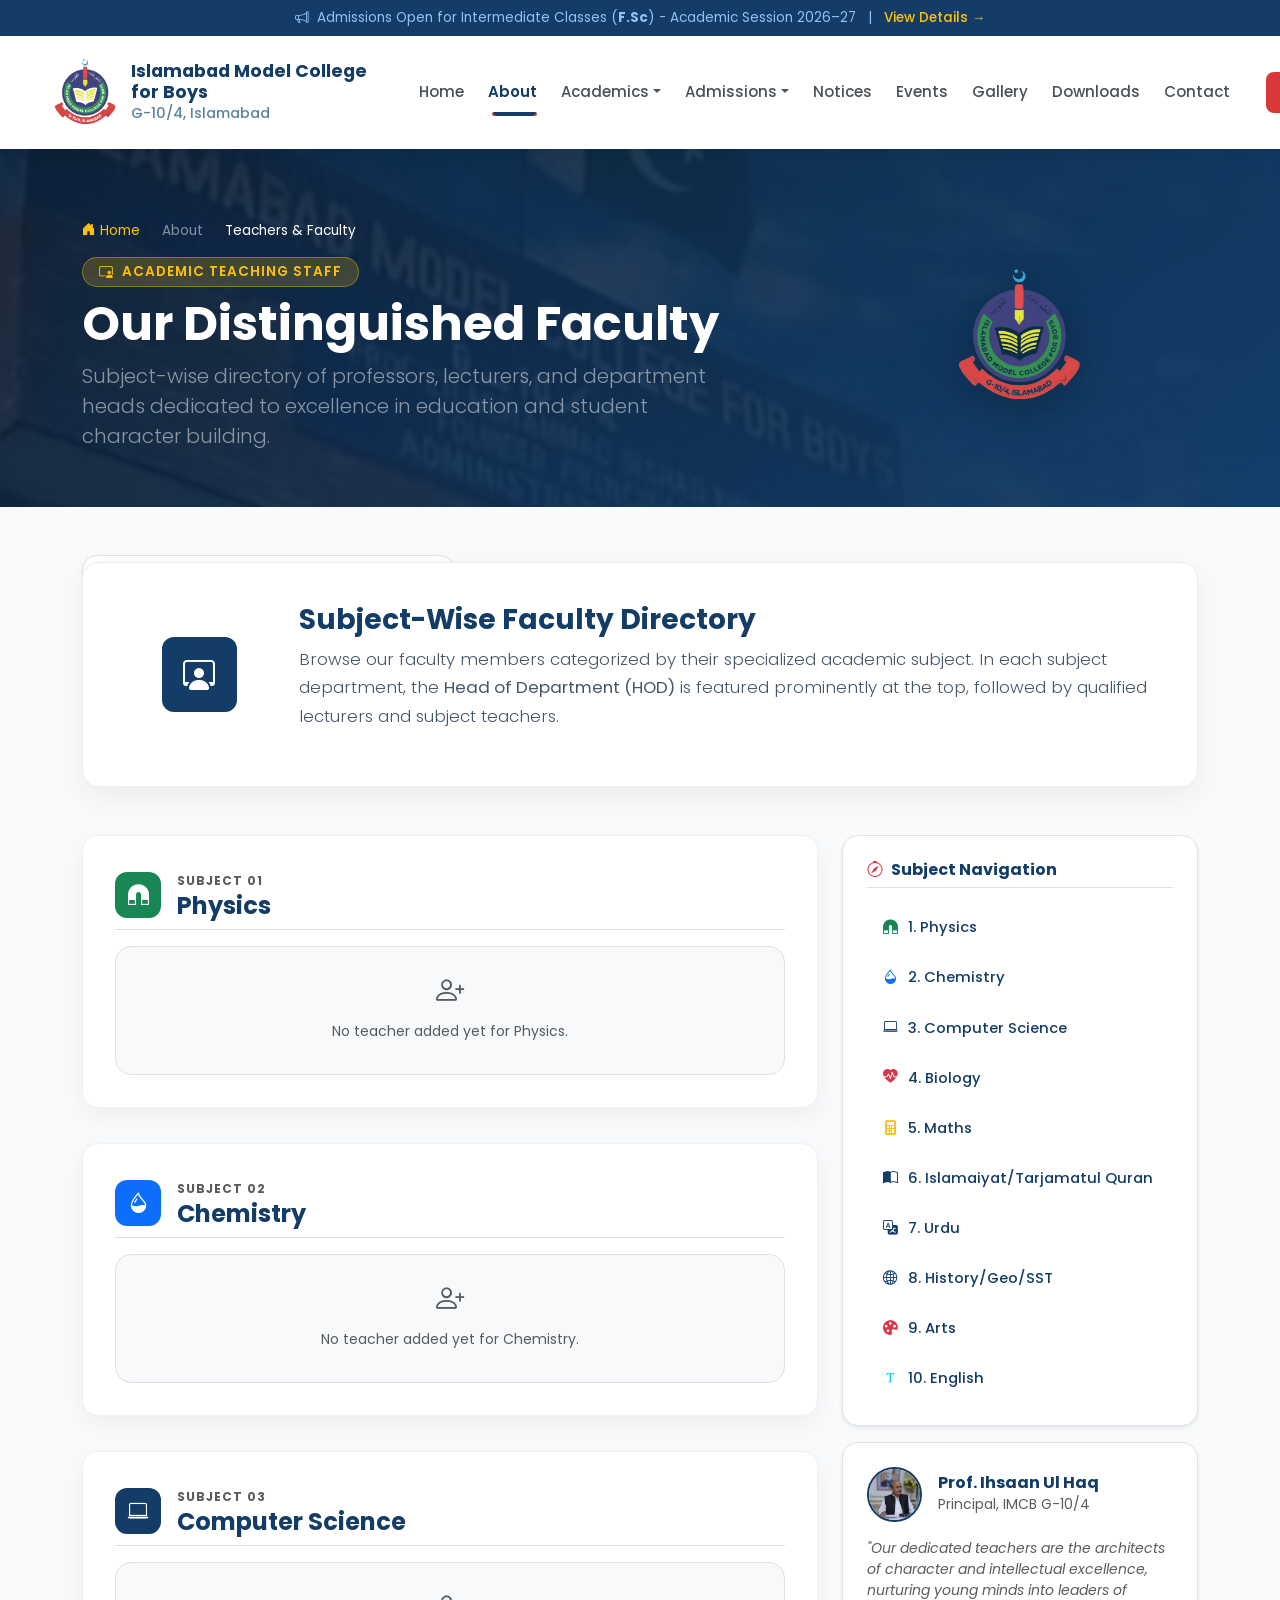
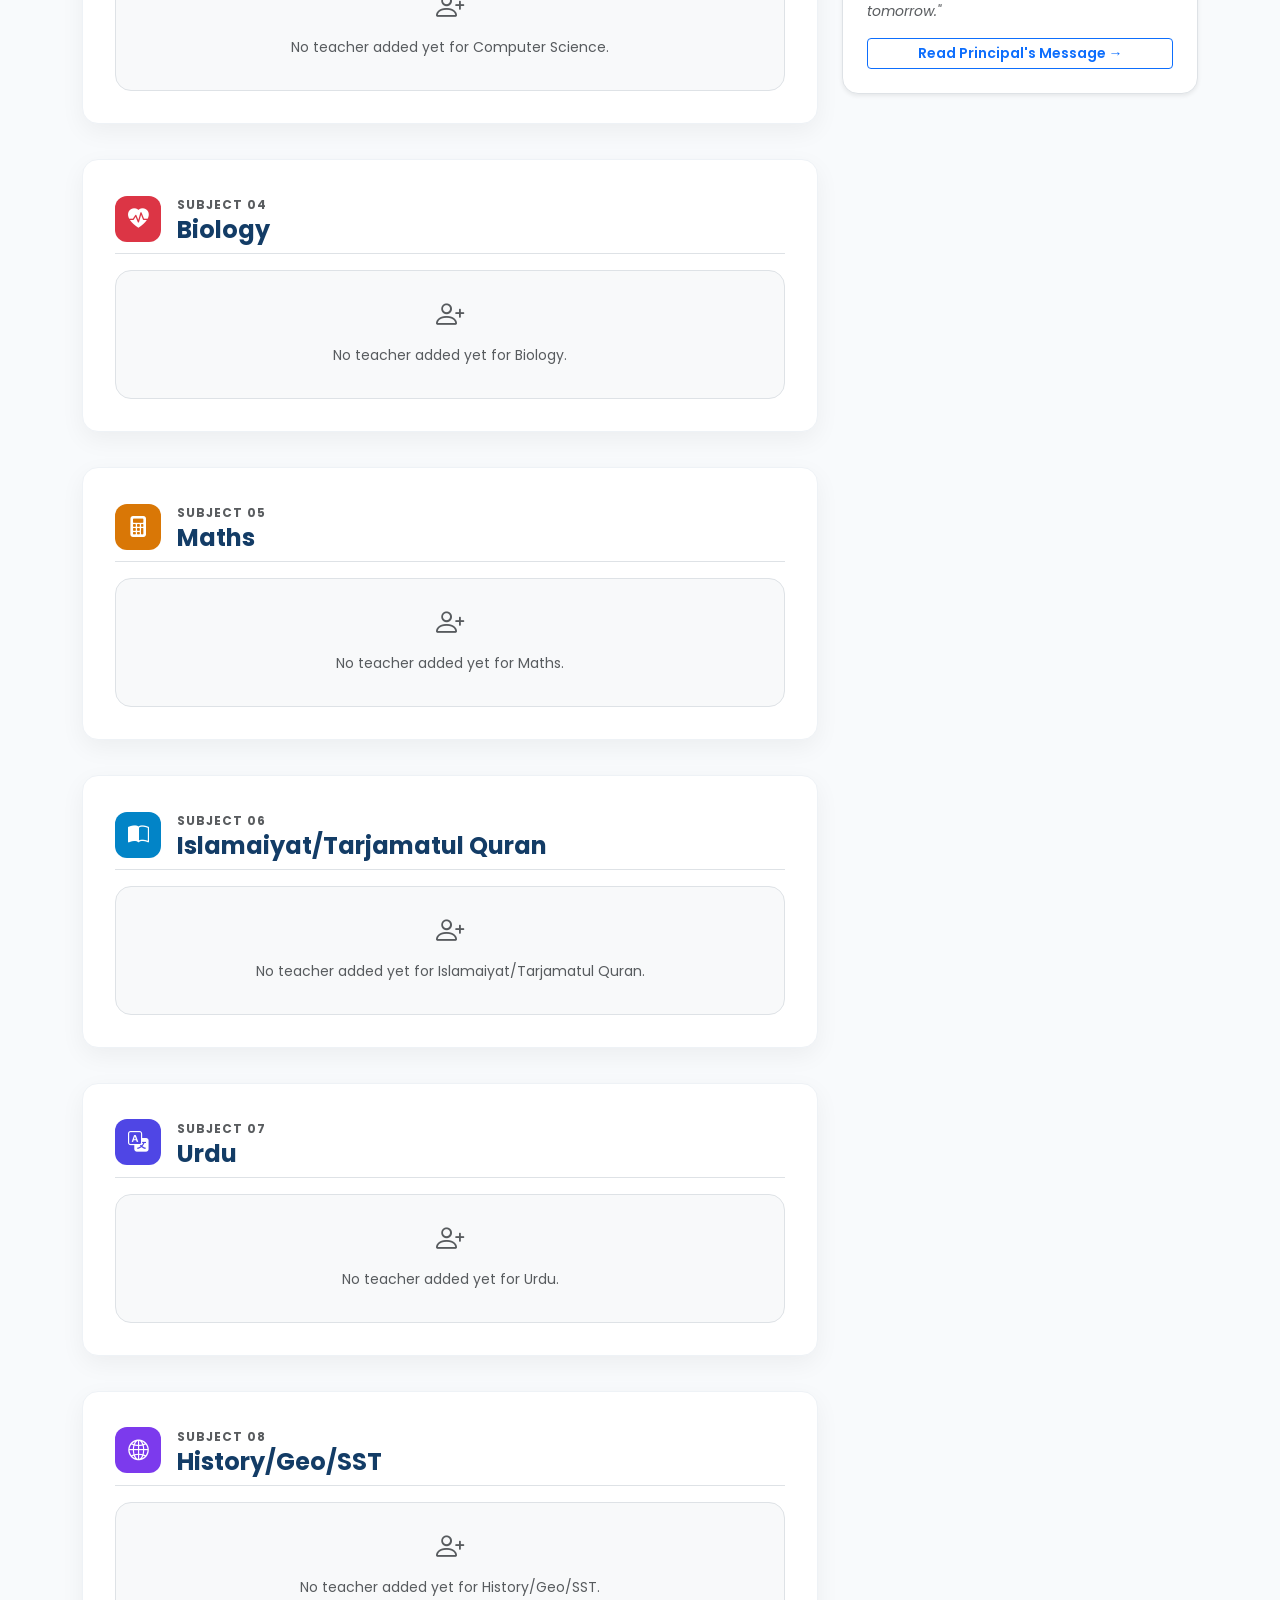
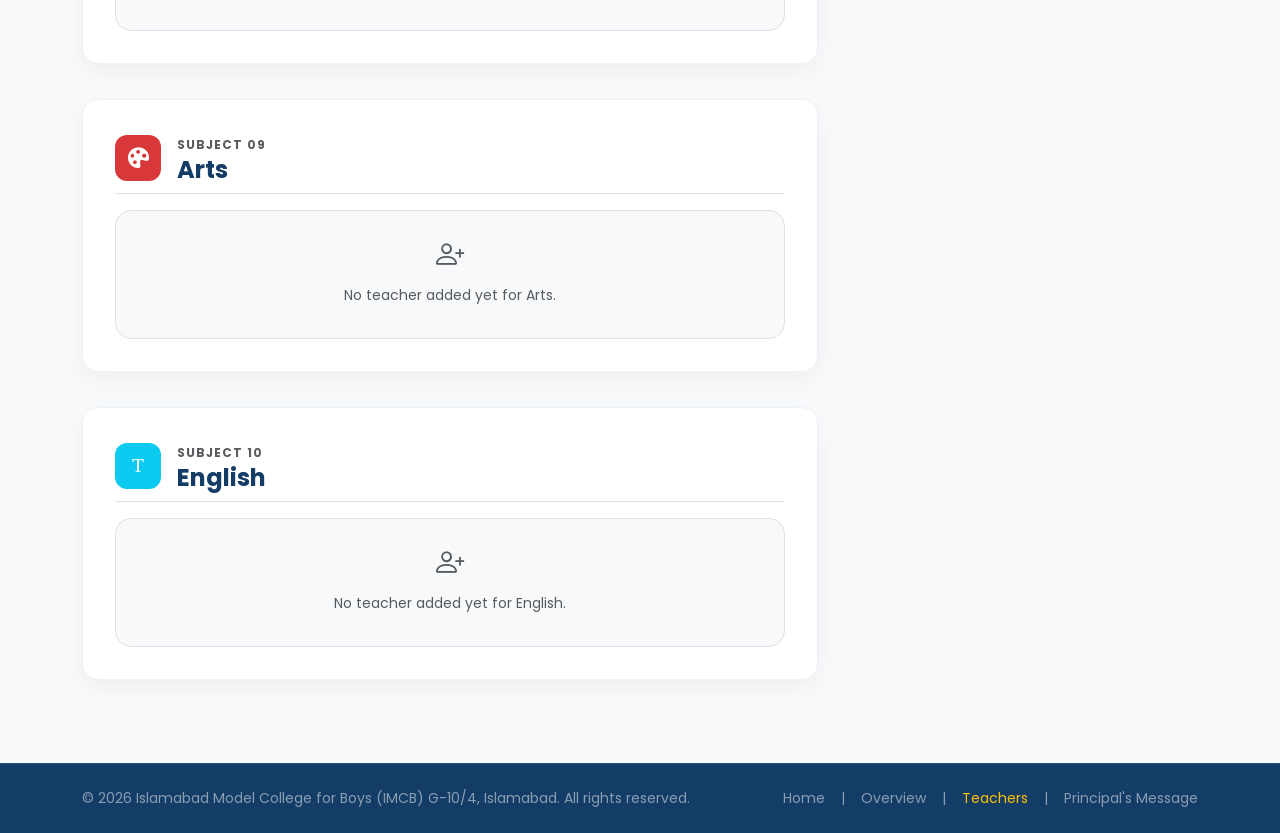
<file: teachers.html>
<!DOCTYPE html>
<html lang="en">
<head>
  <meta charset="UTF-8" />
  <meta name="viewport" content="width=device-width, initial-scale=1.0" />
  <title>Teachers & Faculty | Islamabad Model College for Boys G-10/4</title>

  <!-- Bootstrap 5 CSS -->
  <link href="https://cdn.jsdelivr.net/npm/bootstrap@5.3.3/dist/css/bootstrap.min.css" rel="stylesheet" />
  <!-- Bootstrap Icons -->
  <link rel="stylesheet" href="https://cdn.jsdelivr.net/npm/bootstrap-icons@1.11.3/font/bootstrap-icons.min.css" />
  
  <!-- Google Fonts (Poppins) -->
  <link href="https://fonts.googleapis.com/css2?family=Poppins:wght@300;400;500;600;700;800&display=swap" rel="stylesheet">
  
  <!-- External CSS -->
  <link rel="stylesheet" href="index.css">

  <style>
    /* Dedicated Teacher Card Styles */
    .teacher-item-card {
      background: #ffffff;
      border: 1.5px solid #e2e8f0;
      border-radius: 14px;
      padding: 1.25rem;
      transition: all 0.25s ease;
      height: 100%;
      position: relative;
    }

    .teacher-item-card:hover {
      transform: translateY(-3px);
      box-shadow: 0 10px 25px rgba(19, 60, 102, 0.08);
      border-color: var(--primary-navy);
    }

    /* HOD Special Card Styling (Placed at the very top) */
    .teacher-item-card.is-hod {
      border: 2px solid #f59e0b;
      background: linear-gradient(180deg, #fffdf7 0%, #ffffff 100%);
      box-shadow: 0 6px 20px rgba(245, 158, 11, 0.12);
    }

    .teacher-photo {
      width: 76px;
      height: 76px;
      border-radius: 50%;
      object-fit: cover;
      border: 3px solid #e2e8f0;
      flex-shrink: 0;
    }

    .is-hod .teacher-photo {
      border-color: #f59e0b;
      box-shadow: 0 0 0 3px rgba(245, 158, 11, 0.2);
    }

    .teacher-avatar-fallback {
      width: 76px;
      height: 76px;
      border-radius: 50%;
      background: #e2e8f0;
      color: #64748b;
      display: flex;
      align-items: center;
      justify-content: center;
      font-size: 2rem;
      flex-shrink: 0;
      border: 3px solid #cbd5e1;
    }

    .is-hod .teacher-avatar-fallback {
      background: #fef3c7;
      color: #d97706;
      border-color: #f59e0b;
    }

    :root {
      --hod-badge-width: 220px;
      --faculty-badge-width: calc(var(--hod-badge-width) * 0.75); /* Exactly 75% of HOD badge */
    }

    .badge-hod {
      background-color: #f59e0b;
      color: #ffffff;
      font-size: 0.72rem;
      font-weight: 700;
      padding: 0.35rem 0.65rem;
      border-radius: 50px;
      letter-spacing: 0.5px;
      display: inline-flex;
      align-items: center;
      justify-content: center;
      gap: 5px;
      width: var(--hod-badge-width);
      max-width: 100%;
      white-space: nowrap;
    }

    .badge-faculty {
      background-color: #f1f5f9;
      color: #475569;
      font-size: 0.72rem;
      font-weight: 600;
      padding: 0.35rem 0.6rem;
      border-radius: 50px;
      display: inline-flex;
      align-items: center;
      justify-content: center;
      width: var(--faculty-badge-width); /* 75% of HOD badge width */
      max-width: 100%;
      white-space: nowrap;
      text-align: center;
    }

    /* Mobile Responsive Optimizations */
    @media (max-width: 768px) {
      .subject-section-card {
        padding: 1.25rem 1rem !important;
        border-radius: 14px;
        margin-bottom: 1.5rem;
      }
      .teacher-item-card {
        padding: 1rem 0.85rem !important;
      }
      .badge-hod, .badge-faculty {
        width: auto !important;
        min-width: 0 !important;
        white-space: normal !important;
        text-align: left !important;
        justify-content: flex-start !important;
        font-size: 0.68rem !important;
        padding: 0.25rem 0.55rem !important;
      }
      .teacher-photo, .teacher-avatar-fallback {
        width: 60px !important;
        height: 60px !important;
        font-size: 1.5rem !important;
      }
      .teacher-content-box h5 {
        white-space: normal !important;
        word-break: break-word !important;
        font-size: 0.98rem !important;
      }
      .teacher-content-box .teacher-qual {
        white-space: normal !important;
        word-break: break-word !important;
        font-size: 0.82rem !important;
      }
    }

    /* Mobile Top Navigation Styles (jahan bhi navigation bar ha wo mobile me uper ae) */
    @media (max-width: 991px) {
      .subject-nav-grid {
        display: grid !important;
        grid-template-columns: repeat(2, 1fr) !important;
        gap: 0.5rem !important;
      }
      .subject-nav-grid .overview-nav-item {
        padding: 0.6rem 0.75rem !important;
        font-size: 0.84rem !important;
        background: #f8fafc;
        border: 1px solid #e2e8f0;
        border-radius: 8px;
        white-space: nowrap;
        overflow: hidden;
        text-overflow: ellipsis;
      }
      .subject-nav-grid .overview-nav-item:hover {
        background: #e2e8f0;
        padding-left: 0.75rem !important;
      }
    }

    @media (max-width: 480px) {
      .subject-nav-grid {
        grid-template-columns: repeat(2, 1fr) !important;
      }
      .subject-nav-grid .overview-nav-item {
        font-size: 0.76rem !important;
        padding: 0.5rem 0.5rem !important;
        gap: 6px !important;
      }
    }

    .subject-section-card {
      background: #ffffff;
      border-radius: 16px;
      box-shadow: 0 8px 25px rgba(0, 0, 0, 0.05);
      border: 1px solid #eef2f6;
      padding: 2rem;
      margin-bottom: 2.2rem;
      scroll-margin-top: 100px;
    }

    .subject-badge-icon {
      width: 46px;
      height: 46px;
      border-radius: 12px;
      display: inline-flex;
      align-items: center;
      justify-content: center;
      font-size: 1.3rem;
      color: #ffffff;
      flex-shrink: 0;
    }
  </style>
</head>
<body style="background-color: #f8fafc;">

  <!-- Top Announcement Bar (Full Width Header) -->
  <div class="top-bar py-2 text-center">
    <div class="container-fluid px-3 px-lg-4 px-xl-5 d-flex justify-content-center align-items-center flex-wrap gap-2">
      <i class="bi bi-megaphone"></i>
      <span>Admissions Open for Intermediate Classes (<b>F.Sc</b>) - Academic Session 2026–27</span>
      <span class="mx-1 d-none d-md-inline">|</span>
      <a href="index.html#admissions">View Details &rarr;</a>
    </div>
  </div>

  <!-- Navbar (Full Width Header) -->
  <nav class="navbar navbar-expand-lg sticky-top px-2 px-lg-3 px-xl-5">
    <div class="container-fluid px-0">
      <!-- Brand Logo + Name -->
      <a class="navbar-brand d-flex align-items-center gap-2" href="index.html">
        <img src="logo2.webp" alt="IMCB Logo" class="navbar-brand-logo">
        <div class="d-none d-md-block">
          <div class="college-title">Islamabad Model College<br>for Boys</div>
          <div class="college-sub">G-10/4, Islamabad</div>
        </div>
        <div class="d-md-none">
          <div class="college-title">IMCB G-10/4</div>
        </div>
      </a>

      <!-- Mobile Toggle Button -->
      <button class="navbar-toggler" type="button" data-bs-toggle="collapse" data-bs-target="#mainNavbar">
        <span class="navbar-toggler-icon"></span>
      </button>

      <!-- Nav Links -->
      <div class="collapse navbar-collapse justify-content-between" id="mainNavbar">
        <ul class="navbar-nav flex-grow-1 justify-content-evenly mx-lg-2 mx-xl-4 mb-2 mb-lg-0 align-items-lg-center">
          <li class="nav-item"><a class="nav-link" href="index.html">Home</a></li>
          <li class="nav-item dropdown">
            <a class="nav-link dropdown-toggle active" href="#" role="button" data-bs-toggle="dropdown">About</a>
            <ul class="dropdown-menu border-0 shadow-sm">
              <li><a class="dropdown-item" href="overview.html">Overview</a></li>
              <li><a class="dropdown-item" href="index.html#principal">Principal's Message</a></li>
              <li><a class="dropdown-item active" href="teachers.html">Teachers & Faculty</a></li>
              <li><a class="dropdown-item" href="student-council.html">Student Council</a></li>
            </ul>
          </li>
          <li class="nav-item dropdown">
            <a class="nav-link dropdown-toggle" href="#" role="button" data-bs-toggle="dropdown">Academics</a>
            <ul class="dropdown-menu border-0 shadow-sm">
              <li><a class="dropdown-item" href="index.html#academics">F.Sc Pre-Medical</a></li>
              <li><a class="dropdown-item" href="index.html#academics">F.Sc Pre-Engineering</a></li>
              <li><a class="dropdown-item" href="index.html#academics">ICS</a></li>
            </ul>
          </li>
          <li class="nav-item dropdown">
            <a class="nav-link dropdown-toggle" href="#" role="button" data-bs-toggle="dropdown">Admissions</a>
            <ul class="dropdown-menu border-0 shadow-sm">
              <li><a class="dropdown-item" href="index.html#admissions">Eligibility Criteria</a></li>
              <li><a class="dropdown-item" href="index.html#admissions">Fee Structure</a></li>
            </ul>
          </li>
          <li class="nav-item"><a class="nav-link" href="index.html#notices">Notices</a></li>
          <li class="nav-item"><a class="nav-link" href="index.html#events">Events</a></li>
          <li class="nav-item"><a class="nav-link" href="index.html#gallery">Gallery</a></li>
          <li class="nav-item"><a class="nav-link" href="index.html#downloads">Downloads</a></li>
          <li class="nav-item"><a class="nav-link" href="contact.html">Contact</a></li>
        </ul>

        <!-- Right Button -->
        <a href="index.html#admissions" class="btn btn-admit-nav d-flex align-items-center gap-2 mt-3 mt-lg-0 text-nowrap">
          <i class="bi bi-mortarboard-fill"></i> Admissions
        </a>
      </div>
    </div>
  </nav>

  <!-- Rich Hero Banner -->
  <section class="overview-hero">
    <div class="container text-center text-lg-start">
      <div class="row align-items-center">
        <div class="col-lg-8">
          <nav aria-label="breadcrumb">
            <ol class="breadcrumb mb-3" style="font-size: 0.85rem;">
              <li class="breadcrumb-item"><a href="index.html" class="text-warning text-decoration-none"><i class="bi bi-house-door-fill me-1"></i>Home</a></li>
              <li class="breadcrumb-item text-white-50">About</li>
              <li class="breadcrumb-item active text-white" aria-current="page">Teachers & Faculty</li>
            </ol>
          </nav>
          <div class="d-inline-flex align-items-center gap-2 mb-2 px-3 py-1 rounded-pill" style="background: rgba(255, 193, 7, 0.2); border: 1px solid rgba(255, 193, 7, 0.4); color: #ffc107; font-size: 0.85rem; font-weight: 600; letter-spacing: 1px;">
            <i class="bi bi-person-video3"></i> ACADEMIC TEACHING STAFF
          </div>
          <h1 class="display-5 fw-bold mb-2 text-white">Our Distinguished Faculty</h1>
          <p class="lead mb-0 text-white-50" style="max-width: 650px;">
            Subject-wise directory of professors, lecturers, and department heads dedicated to excellence in education and student character building.
          </p>
        </div>
        <div class="col-lg-4 text-center d-none d-lg-block">
          <img src="logo2.webp" alt="IMCB Crest" style="width: 150px; filter: drop-shadow(0 10px 20px rgba(0,0,0,0.3));">
        </div>
      </div>
    </div>
  </section>

  <!-- Main Container -->
  <div class="container my-5">

    <!-- Dynamic Success Alert Container (shown when new teacher is submitted) -->
    <div id="alertSuccessContainer"></div>
    
    <!-- Live Cloud Sync Status Indicator -->
    <div id="liveSyncStatus" class="mb-3"></div>
    <div class="overview-lead-card mb-5">
      <div class="row align-items-center">
        <div class="col-md-2 text-center mb-3 mb-md-0">
          <div class="overview-icon-badge bg-navy mx-auto" style="width: 75px; height: 75px; font-size: 2rem;">
            <i class="bi bi-person-workspace"></i>
          </div>
        </div>
        <div class="col-md-10">
          <h2 class="h3 fw-bold text-navy mb-2">Subject-Wise Faculty Directory</h2>
          <p class="section-desc lead mb-3" style="font-size: 1.05rem; line-height: 1.7; color: #475569;">
            Browse our faculty members categorized by their specialized academic subject. In each subject department, the <strong>Head of Department (HOD)</strong> is featured prominently at the top, followed by qualified lecturers and subject teachers.
          </p>
        </div>
      </div>
    </div>

    <!-- Content & Sidebar Layout -->
    <div class="row g-4">
      
      <!-- Left Main Column (Subjects 1 to 10) -->
      <div class="col-lg-8 order-2 order-lg-1">

        <!-- ========================================================= -->
        <!-- 1. SUBJECT: PHYSICS                                       -->
        <!-- ========================================================= -->
        <article id="subject-physics" class="subject-section-card">
          <div class="d-flex align-items-center justify-content-between flex-wrap gap-2 mb-3 pb-2 border-bottom">
            <div class="d-flex align-items-center gap-3">
              <div class="subject-badge-icon bg-success">
                <i class="bi bi-magnet-fill"></i>
              </div>
              <div>
                <span class="text-uppercase fw-bold text-muted" style="font-size: 0.75rem; letter-spacing: 1px;">Subject 01</span>
                <h2 class="h4 fw-bold text-navy mb-0">Physics</h2>
              </div>
            </div>
          </div>
          <div class="row g-3" id="teachers-list-physics"></div>
        </article>

        <!-- ========================================================= -->
        <!-- 2. SUBJECT: CHEMISTRY                                     -->
        <!-- ========================================================= -->
        <article id="subject-chemistry" class="subject-section-card">
          <div class="d-flex align-items-center justify-content-between flex-wrap gap-2 mb-3 pb-2 border-bottom">
            <div class="d-flex align-items-center gap-3">
              <div class="subject-badge-icon bg-primary">
                <i class="bi bi-droplet-half"></i>
              </div>
              <div>
                <span class="text-uppercase fw-bold text-muted" style="font-size: 0.75rem; letter-spacing: 1px;">Subject 02</span>
                <h2 class="h4 fw-bold text-navy mb-0">Chemistry</h2>
              </div>
            </div>
          </div>
          <div class="row g-3" id="teachers-list-chemistry"></div>
        </article>

        <!-- ========================================================= -->
        <!-- 3. SUBJECT: COMPUTER SCIENCE                              -->
        <!-- ========================================================= -->
        <article id="subject-computerscience" class="subject-section-card">
          <div class="d-flex align-items-center justify-content-between flex-wrap gap-2 mb-3 pb-2 border-bottom">
            <div class="d-flex align-items-center gap-3">
              <div class="subject-badge-icon bg-navy">
                <i class="bi bi-laptop"></i>
              </div>
              <div>
                <span class="text-uppercase fw-bold text-muted" style="font-size: 0.75rem; letter-spacing: 1px;">Subject 03</span>
                <h2 class="h4 fw-bold text-navy mb-0">Computer Science</h2>
              </div>
            </div>
          </div>
          <div class="row g-3" id="teachers-list-computerscience"></div>
        </article>

        <!-- ========================================================= -->
        <!-- 4. SUBJECT: BIOLOGY                                       -->
        <!-- ========================================================= -->
        <article id="subject-biology" class="subject-section-card">
          <div class="d-flex align-items-center justify-content-between flex-wrap gap-2 mb-3 pb-2 border-bottom">
            <div class="d-flex align-items-center gap-3">
              <div class="subject-badge-icon bg-danger">
                <i class="bi bi-heart-pulse-fill"></i>
              </div>
              <div>
                <span class="text-uppercase fw-bold text-muted" style="font-size: 0.75rem; letter-spacing: 1px;">Subject 04</span>
                <h2 class="h4 fw-bold text-navy mb-0">Biology</h2>
              </div>
            </div>
          </div>
          <div class="row g-3" id="teachers-list-biology"></div>
        </article>

        <!-- ========================================================= -->
        <!-- 5. SUBJECT: MATHS                                         -->
        <!-- ========================================================= -->
        <article id="subject-maths" class="subject-section-card">
          <div class="d-flex align-items-center justify-content-between flex-wrap gap-2 mb-3 pb-2 border-bottom">
            <div class="d-flex align-items-center gap-3">
              <div class="subject-badge-icon bg-amber">
                <i class="bi bi-calculator-fill"></i>
              </div>
              <div>
                <span class="text-uppercase fw-bold text-muted" style="font-size: 0.75rem; letter-spacing: 1px;">Subject 05</span>
                <h2 class="h4 fw-bold text-navy mb-0">Maths</h2>
              </div>
            </div>
          </div>
          <div class="row g-3" id="teachers-list-maths"></div>
        </article>

        <!-- ========================================================= -->
        <!-- 6. SUBJECT: ISLAMAIYAT / TARJAMATUL QURAN                 -->
        <!-- ========================================================= -->
        <article id="subject-islamaiyat" class="subject-section-card">
          <div class="d-flex align-items-center justify-content-between flex-wrap gap-2 mb-3 pb-2 border-bottom">
            <div class="d-flex align-items-center gap-3">
              <div class="subject-badge-icon bg-teal">
                <i class="bi bi-book-half"></i>
              </div>
              <div>
                <span class="text-uppercase fw-bold text-muted" style="font-size: 0.75rem; letter-spacing: 1px;">Subject 06</span>
                <h2 class="h4 fw-bold text-navy mb-0">Islamaiyat/Tarjamatul Quran</h2>
              </div>
            </div>
          </div>
          <div class="row g-3" id="teachers-list-islamaiyat"></div>
        </article>

        <!-- ========================================================= -->
        <!-- 7. SUBJECT: URDU                                          -->
        <!-- ========================================================= -->
        <article id="subject-urdu" class="subject-section-card">
          <div class="d-flex align-items-center justify-content-between flex-wrap gap-2 mb-3 pb-2 border-bottom">
            <div class="d-flex align-items-center gap-3">
              <div class="subject-badge-icon bg-indigo">
                <i class="bi bi-translate"></i>
              </div>
              <div>
                <span class="text-uppercase fw-bold text-muted" style="font-size: 0.75rem; letter-spacing: 1px;">Subject 07</span>
                <h2 class="h4 fw-bold text-navy mb-0">Urdu</h2>
              </div>
            </div>
          </div>
          <div class="row g-3" id="teachers-list-urdu"></div>
        </article>

        <!-- ========================================================= -->
        <!-- 8. SUBJECT: HISTORY / GEO / SST                           -->
        <!-- ========================================================= -->
        <article id="subject-history" class="subject-section-card">
          <div class="d-flex align-items-center justify-content-between flex-wrap gap-2 mb-3 pb-2 border-bottom">
            <div class="d-flex align-items-center gap-3">
              <div class="subject-badge-icon bg-purple">
                <i class="bi bi-globe2"></i>
              </div>
              <div>
                <span class="text-uppercase fw-bold text-muted" style="font-size: 0.75rem; letter-spacing: 1px;">Subject 08</span>
                <h2 class="h4 fw-bold text-navy mb-0">History/Geo/SST</h2>
              </div>
            </div>
          </div>
          <div class="row g-3" id="teachers-list-history"></div>
        </article>

        <!-- ========================================================= -->
        <!-- 9. SUBJECT: ARTS                                          -->
        <!-- ========================================================= -->
        <article id="subject-arts" class="subject-section-card">
          <div class="d-flex align-items-center justify-content-between flex-wrap gap-2 mb-3 pb-2 border-bottom">
            <div class="d-flex align-items-center gap-3">
              <div class="subject-badge-icon bg-red">
                <i class="bi bi-palette-fill"></i>
              </div>
              <div>
                <span class="text-uppercase fw-bold text-muted" style="font-size: 0.75rem; letter-spacing: 1px;">Subject 09</span>
                <h2 class="h4 fw-bold text-navy mb-0">Arts</h2>
              </div>
            </div>
          </div>
          <div class="row g-3" id="teachers-list-arts"></div>
        </article>

        <!-- ========================================================= -->
        <!-- 10. SUBJECT: ENGLISH                                      -->
        <!-- ========================================================= -->
        <article id="subject-english" class="subject-section-card">
          <div class="d-flex align-items-center justify-content-between flex-wrap gap-2 mb-3 pb-2 border-bottom">
            <div class="d-flex align-items-center gap-3">
              <div class="subject-badge-icon bg-info">
                <i class="bi bi-fonts"></i>
              </div>
              <div>
                <span class="text-uppercase fw-bold text-muted" style="font-size: 0.75rem; letter-spacing: 1px;">Subject 10</span>
                <h2 class="h4 fw-bold text-navy mb-0">English</h2>
              </div>
            </div>
          </div>
          <div class="row g-3" id="teachers-list-english"></div>
        </article>

      </div>

      <!-- Right Sticky Sidebar Column (Mobile par uper, Desktop par right sticky) -->
      <div class="col-lg-4 order-1 order-lg-2">
        <div class="sticky-top" style="top: 90px; z-index: 10;">
          
          <!-- Quick Section Navigation Card -->
          <div class="bg-white rounded-4 p-3 p-md-4 shadow-sm border mb-3">
            <h6 class="fw-bold text-navy mb-3 pb-2 border-bottom d-flex align-items-center justify-content-between">
              <span><i class="bi bi-compass text-danger me-2"></i>Subject Navigation</span>
              <span class="badge bg-primary bg-opacity-10 text-primary small d-lg-none">10 Subjects</span>
            </h6>
            <nav class="subject-nav-grid d-flex flex-column gap-1">
              <a href="#subject-physics" class="overview-nav-item">
                <i class="bi bi-magnet-fill text-success"></i> 1. Physics
              </a>
              <a href="#subject-chemistry" class="overview-nav-item">
                <i class="bi bi-droplet-half text-primary"></i> 2. Chemistry
              </a>
              <a href="#subject-computerscience" class="overview-nav-item">
                <i class="bi bi-laptop text-navy"></i> 3. Computer Science
              </a>
              <a href="#subject-biology" class="overview-nav-item">
                <i class="bi bi-heart-pulse-fill text-danger"></i> 4. Biology
              </a>
              <a href="#subject-maths" class="overview-nav-item">
                <i class="bi bi-calculator-fill text-warning"></i> 5. Maths
              </a>
              <a href="#subject-islamaiyat" class="overview-nav-item">
                <i class="bi bi-book-half text-teal"></i> 6. Islamaiyat/Tarjamatul Quran
              </a>
              <a href="#subject-urdu" class="overview-nav-item">
                <i class="bi bi-translate text-indigo"></i> 7. Urdu
              </a>
              <a href="#subject-history" class="overview-nav-item">
                <i class="bi bi-globe2 text-purple"></i> 8. History/Geo/SST
              </a>
              <a href="#subject-arts" class="overview-nav-item">
                <i class="bi bi-palette-fill text-danger"></i> 9. Arts
              </a>
              <a href="#subject-english" class="overview-nav-item">
                <i class="bi bi-fonts text-info"></i> 10. English
              </a>
            </nav>
          </div>

          <!-- Principal's Message Preview Card -->
          <div class="bg-white rounded-4 p-4 shadow-sm border d-none d-lg-block">
            <div class="d-flex align-items-center gap-3 mb-3">
              <img src="principle.webp" alt="Principal" class="rounded-circle" style="width: 55px; height: 55px; object-fit: cover; object-position: top; border: 2px solid var(--primary-navy);">
              <div>
                <h6 class="fw-bold text-navy mb-0">Prof. Ihsaan Ul Haq</h6>
                <span class="small text-muted">Principal, IMCB G-10/4</span>
              </div>
            </div>
            <p class="small text-muted fst-italic mb-3" style="line-height: 1.5;">
              "Our dedicated teachers are the architects of character and intellectual excellence, nurturing young minds into leaders of tomorrow."
            </p>
            <a href="index.html#principal" class="btn btn-sm btn-outline-primary w-100 fw-semibold">
              Read Principal's Message &rarr;
            </a>
          </div>

        </div>
      </div>

    </div>
  </div>

  <!-- Footer -->
  <footer class="py-4 text-center text-white" style="background-color: var(--primary-navy); border-top: 1px solid rgba(255,255,255,0.1);">
    <div class="container">
      <div class="d-flex flex-column flex-md-row align-items-center justify-content-between gap-2 small">
        <div class="text-white-50">© 2026 Islamabad Model College for Boys (IMCB) G-10/4, Islamabad. All rights reserved.</div>
        <div class="d-flex gap-3">
          <a href="index.html" class="text-white-50 text-decoration-none">Home</a>
          <span class="text-white-50">|</span>
          <a href="overview.html" class="text-white-50 text-decoration-none">Overview</a>
          <span class="text-white-50">|</span>
          <a href="teachers.html" class="text-warning text-decoration-none">Teachers</a>
          <span class="text-white-50">|</span>
          <a href="index.html#principal" class="text-white-50 text-decoration-none">Principal's Message</a>
        </div>
      </div>
    </div>
  </footer>

  <!-- Bootstrap 5 Bundle with Popper -->
  <script src="https://cdn.jsdelivr.net/npm/bootstrap@5.3.3/dist/js/bootstrap.bundle.min.js"></script>

  <!-- Central Cloud Database Configuration -->
  <script src="config.js"></script>

  <!-- ========================================================= -->
  <!-- DYNAMIC TEACHER DATA & HOD-FIRST SORTING SCRIPT           -->
  <!-- ========================================================= -->
  <script>
    // 1. Central Fallback API Endpoint
    const DEFAULT_API_URL = "https://script.google.com/macros/s/AKfycbzcBOeVlA3MTUQ9qpUkAeIpDAxjkBYpMGr4tzNRKucnlbyV2jjrV4aIcKHL_zHmduC2Og/exec";

    function getApiUrl() {
      if (typeof GOOGLE_SHEET_API_URL !== 'undefined' && GOOGLE_SHEET_API_URL && GOOGLE_SHEET_API_URL.trim() !== '') {
        return GOOGLE_SHEET_API_URL.trim();
      }
      return DEFAULT_API_URL;
    }

    // Map subject names to container IDs
    const subjectContainerMap = {
      'Physics': 'teachers-list-physics',
      'Chemistry': 'teachers-list-chemistry',
      'Computer Science': 'teachers-list-computerscience',
      'Biology': 'teachers-list-biology',
      'Maths': 'teachers-list-maths',
      'Islamaiyat/Tarjamatul Quran': 'teachers-list-islamaiyat',
      'Urdu': 'teachers-list-urdu',
      'History/Geo/SST': 'teachers-list-history',
      'Arts': 'teachers-list-arts',
      'English': 'teachers-list-english'
    };

    // Subject normalization function for robust matching
    function normalizeSubject(s) {
      if (!s) return '';
      return s.toString().trim().toLowerCase().replace(/[\s\/\-_]/g, '');
    }

    // Robust check for Head of Department (HOD)
    function isHODTeacher(t) {
      if (!t) return false;
      if (t.isHOD === true) return true;
      const s = String(t.isHOD || '').trim().toLowerCase();
      return s === 'true' || s === 'hod' || s === 'yes' || s === '1';
    }

    // In-memory teachers store
    let currentTeachersList = [];

    // Load cached teachers from localStorage for instant display
    function loadLocalTeachers() {
      try {
        return JSON.parse(localStorage.getItem('imcb_teachers') || '[]');
      } catch (err) {
        return [];
      }
    }

    function getAllTeachers() {
      if (currentTeachersList && currentTeachersList.length > 0) {
        return currentTeachersList;
      }
      return loadLocalTeachers();
    }

    // 2. Fetch live teachers from Google Sheets API with anti-cache mechanism
    async function syncFromGoogleSheets() {
      const endpoint = getApiUrl();
      const statusEl = document.getElementById('liveSyncStatus');
      if (statusEl) {
        statusEl.innerHTML = `
          <div class="d-inline-flex align-items-center gap-2 px-3 py-1 bg-white rounded-pill shadow-sm border small text-muted">
            <span class="spinner-border spinner-border-sm text-primary" role="status" style="width: 1rem; height: 1rem;"></span>
            <span>Connecting to Google Sheets live database...</span>
          </div>
        `;
      }

      try {
        const fetchUrl = endpoint + (endpoint.includes('?') ? '&' : '?') + '_nocache=' + Date.now();
        const response = await fetch(fetchUrl, {
          method: 'GET',
          cache: 'no-store',
          redirect: 'follow'
        });

        if (response.ok) {
          const cloudTeachers = await response.json();
          if (Array.isArray(cloudTeachers)) {
            // Filter out empty rows
            currentTeachersList = cloudTeachers.filter(t => t && t.name && t.name.trim() !== '');
            try {
              localStorage.setItem('imcb_teachers', JSON.stringify(currentTeachersList));
            } catch (e) {}

            renderFacultyDirectory();

            if (statusEl) {
              statusEl.innerHTML = `
                <div class="d-inline-flex align-items-center gap-2 px-3 py-1 bg-white rounded-pill shadow-sm border small text-success">
                  <i class="bi bi-cloud-check-fill text-success"></i>
                  <span>Live from Google Sheets: <strong>${currentTeachersList.length} Teachers active</strong></span>
                </div>
              `;
            }
            return;
          }
        }
      } catch (err) {
        console.warn('Google Sheets cloud sync notice:', err);
      }

      if (statusEl && currentTeachersList.length > 0) {
        statusEl.innerHTML = `
          <div class="d-inline-flex align-items-center gap-2 px-3 py-1 bg-white rounded-pill shadow-sm border small text-secondary">
            <i class="bi bi-person-check-fill text-primary"></i>
            <span>Displaying ${currentTeachersList.length} Teachers</span>
          </div>
        `;
      }
    }

    // 3. Render all subjects
    function renderFacultyDirectory() {
      const allTeachers = getAllTeachers();

      // Clear all containers
      Object.values(subjectContainerMap).forEach(containerId => {
        const el = document.getElementById(containerId);
        if (el) el.innerHTML = '';
      });

      // Process each subject
      Object.keys(subjectContainerMap).forEach(subjectName => {
        const containerId = subjectContainerMap[subjectName];
        const container = document.getElementById(containerId);
        if (!container) return;

        // Robust matching against subject name
        const normalizedTarget = normalizeSubject(subjectName);
        const teachersForSubject = allTeachers.filter(t => normalizeSubject(t.subject) === normalizedTarget);

        // SORTING: HOD goes to the very top (sb se uper)!
        teachersForSubject.sort((a, b) => {
          const aHOD = isHODTeacher(a);
          const bHOD = isHODTeacher(b);
          if (aHOD && !bHOD) return -1;
          if (!aHOD && bHOD) return 1;
          return 0;
        });

        if (teachersForSubject.length === 0) {
          container.innerHTML = `
            <div class="col-12">
              <div class="p-4 text-center bg-light rounded-4 border border-dashed">
                <i class="bi bi-person-plus text-muted fs-3 d-block mb-2"></i>
                <p class="text-muted small mb-2">No teacher added yet for ${subjectName}.</p>
              </div>
            </div>
          `;
          return;
        }

        // Render each teacher card (Ek subject me sirf 1 HOD display hoga)
        let hodAssigned = false;
        teachersForSubject.forEach(t => {
          const col = document.createElement('div');
          const rawIsHOD = isHODTeacher(t);
          const isHOD = rawIsHOD && !hodAssigned;
          if (isHOD) {
            hodAssigned = true;
          }

          // If HOD, full-width prominent card
          col.className = isHOD ? 'col-12' : 'col-md-6';

          const photoHtml = t.photo 
            ? `<img src="${t.photo}" alt="${t.name}" class="teacher-photo">` 
            : `<div class="teacher-avatar-fallback"><i class="bi bi-person-fill"></i></div>`;

          const hodBadge = isHOD 
            ? `<span class="badge-hod"><i class="bi bi-star-fill"></i> Head of Department (HOD)</span>`
            : `<span class="badge-faculty">Faculty Member</span>`;

          col.innerHTML = `
            <div class="teacher-item-card ${isHOD ? 'is-hod' : ''}">
              <div class="d-flex align-items-center gap-3">
                ${photoHtml}
                <div class="flex-grow-1 teacher-content-box" style="min-width: 0;">
                  <div class="mb-1">${hodBadge}</div>
                  <h5 class="fw-bold text-navy mb-1" style="font-size: 1.05rem; line-height: 1.3;">${t.name}</h5>
                  <div class="small text-muted mb-1 teacher-qual" style="font-size: 0.84rem; line-height: 1.4;">
                    <i class="bi bi-mortarboard text-primary me-1"></i> ${t.qualification || 'Qualified Faculty'}
                  </div>
                  <div class="small text-secondary" style="font-size: 0.78rem;">
                    <i class="bi bi-book me-1"></i> ${t.subject}
                  </div>
                </div>
              </div>
            </div>
          `;

          container.appendChild(col);
        });
      });
    }

    // 4. Check for URL parameters (?added=Name&subject=Subject) and initialize sync
    window.addEventListener('DOMContentLoaded', () => {
      currentTeachersList = loadLocalTeachers();
      renderFacultyDirectory();
      syncFromGoogleSheets();

      const urlParams = new URLSearchParams(window.location.search);
      const addedName = urlParams.get('added');
      const addedSubject = urlParams.get('subject');

      if (addedName && addedSubject) {
        const alertContainer = document.getElementById('alertSuccessContainer');
        if (alertContainer) {
          alertContainer.innerHTML = `
            <div class="alert alert-success alert-dismissible fade show shadow-sm border-0 mb-4 rounded-4" role="alert">
              <div class="d-flex align-items-center gap-2">
                <i class="bi bi-check-circle-fill fs-4 text-success"></i>
                <div>
                  <strong>Profile Successfully Added!</strong><br>
                  Teacher <strong>${addedName}</strong> has been added under <strong>${addedSubject}</strong>.
                </div>
              </div>
              <button type="button" class="btn-close" data-bs-dismiss="alert" aria-label="Close"></button>
            </div>
          `;

          // Clean URL without reloading
          window.history.replaceState({}, document.title, window.location.pathname + window.location.hash);
        }
      }
    });
  </script>

</body>
</html>
</file>
<file: index.css>
:root {
  --primary-navy: #133c66;
  --accent-red: #d9383a;
  --accent-red-hover: #be1a1d;
  --brand-green: #198754;
  --text-main: #495057;
  
  --hero-tagline-green: #ffc107;
  --hero-btn-pink: #d9383a; 
  --hero-btn-pink-hover: #be1a1d;
  --hero-text-white: #ffffff;
}

body {
  font-family: 'Poppins', sans-serif;
  color: var(--text-main); 
  background-color: #f8f9fa;
  overflow-x: hidden;
}

/* Top Announcement Bar */
.top-bar {
  background-color: var(--primary-navy);
  font-size: 0.85rem;
  color: #90c2f5; 
  padding-left: 15px;
  padding-right: 15px;
}
.top-bar a {
  color: #ffc107; 
  text-decoration: none;
  font-weight: 500;
}
.top-bar a:hover {
  text-decoration: underline;
  color: #ffffff; 
}

/* Main Navbar */
.navbar {
  padding: 0.85rem 0;
  background: #ffffff;
  box-shadow: 0 2px 10px rgba(0, 0, 0, 0.08); 
  width: 100%;
}
.navbar-brand-logo {
  width: 75px;
  height: auto;
  object-fit: contain;
}
.college-title {
  font-weight: 700;
  color: var(--primary-navy); 
  line-height: 1.2;
  font-size: 1.1rem;
  white-space: nowrap;
}
.college-sub {
  font-size: 0.90rem;
  color: #5d83a4;
  font-weight: 500;
  white-space: nowrap;
}
.nav-link {
  font-size: 0.94rem;
  font-weight: 500;
  color: var(--text-main) !important;
  padding: 0.5rem 0.75rem !important;
  position: relative;
  transition: color 0.3s;
  white-space: nowrap;
}
.nav-link:hover {
  color: var(--primary-navy) !important;
}
.nav-link.active {
  color: var(--primary-navy) !important;
  font-weight: 600;
}
.nav-link.active::after {
  content: '';
  position: absolute;
  bottom: -4px;
  left: 0.75rem;
  right: 0.75rem;
  height: 3px;
  background-color: var(--accent-red);
  border-radius: 2px;
}

/* Navbar Toggler Box Fix (Top Right Box) */
.navbar-toggler {
  border: 2px solid var(--primary-navy) !important; 
  border-radius: 6px;
  padding: 0.4rem 0.6rem;
  background-color: #f8f9fa;
}
.navbar-toggler:focus {
  box-shadow: 0 0 0 0.25rem rgba(19, 60, 102, 0.25);
}

.btn-admit-nav {
  background-color: var(--accent-red);
  color: #fff !important;
  border-radius: 8px;
  font-size: 0.9rem;
  font-weight: 500;
  padding: 0.55rem 1.4rem;
  transition: background-color 0.2s;
}
.btn-admit-nav:hover {
  background-color: var(--accent-red-hover);
}

/* Fixed Hero Section (Desktop & Laptop Cinematic Slider) */
.hero-section {
  position: relative;
  width: 100%;
  height: 650px; 
}
.carousel, .carousel-inner {
  height: 100%;
}
.carousel-item {
  height: 100%;
  background-position: center;
  background-size: cover;
  background-repeat: no-repeat;
  position: relative;
  overflow: hidden;
}

/* Background Images for Slides on Desktop & Laptop */
.slide-1 {
  background-image: url('slide1_wide.webp');
  background-position: center;
  background-size: cover;
}

.slide-2 {
  background-image: url('slide2_wide.webp');
  background-position: center;
  background-size: cover;
}

.slide-3 {
  background-image: url('collegepic.webp');
  background-position: center;
  background-size: cover;
}

.slide-4 {
  background-image: url('slide4_wide.webp');
  background-position: center;
  background-size: cover;
}

.carousel-control-prev, .carousel-control-next, .carousel-indicators {
  z-index: 5;
}

/* Overlay for dark background */
.hero-overlay {
  position: absolute;
  top: 0; left: 0; right: 0; bottom: 0;
  background: rgba(13, 30, 50, 0.65); 
  z-index: 1;
}
.hero-content {
  position: relative;
  z-index: 2;
  margin-top: -3rem; 
}

/* TYPOGRAPHY FOR HERO (Adaptive Clamp for Laptops & Desktops) */
.tagline-badge {
  display: inline-block;
  font-size: 0.95rem;
  font-weight: 700;
  color: var(--hero-tagline-green);
  text-transform: uppercase;
  letter-spacing: 3px;
  margin-bottom: 0.85rem;
}
.hero-title {
  font-size: clamp(2.3rem, 3.8vw, 3.6rem);
  font-weight: 700; 
  line-height: 1.18;
  margin-bottom: 0.85rem;
  color: var(--hero-text-white); 
}
.hero-subtitle {
  font-size: clamp(1.2rem, 1.8vw, 1.6rem);
  font-weight: 500;
  color: var(--hero-text-white);
  margin-bottom: 1.25rem;
}
.hero-desc {
  font-size: 1.05rem;
  font-weight: 400; 
  max-width: 650px;
  margin-bottom: 2rem;
  line-height: 1.6;
  color: #e2e8f0; 
}

/* Buttons */
.btn-hero-primary {
  background-color: var(--hero-btn-pink);
  border: 2px solid var(--hero-btn-pink);
  color: #ffffff;
  font-weight: 500;
  font-size: 1rem;
  padding: 0.75rem 1.8rem;
  border-radius: 6px;
  display: inline-flex;
  align-items: center;
  gap: 8px;
  transition: 0.3s;
  text-decoration: none;
}
.btn-hero-primary:hover {
  background-color: var(--hero-btn-pink-hover);
  border-color: var(--hero-btn-pink-hover);
  color: #ffffff;
}

.btn-hero-outline {
  background-color: transparent;
  border: 2px solid #ffffff; 
  color: #ffffff; 
  font-weight: 500;
  font-size: 1rem;
  padding: 0.75rem 1.8rem;
  border-radius: 6px;
  display: inline-flex;
  align-items: center;
  gap: 8px;
  transition: 0.3s;
  text-decoration: none;
}
.btn-hero-outline:hover {
  background-color: rgba(255, 255, 255, 0.15);
  color: #fff;
}

/* Floating Feature Cards */
.feature-card-wrapper {
  position: relative;
  margin-top: -4.5rem; 
  z-index: 10;
}
.feature-card {
  background: #ffffff;
  border-radius: 12px;
  padding: 1.3rem 1.2rem;
  box-shadow: 0 10px 25px rgba(0, 0, 0, 0.08);
  display: flex;
  align-items: center;
  gap: 15px;
  transition: transform 0.2s ease, box-shadow 0.2s ease;
  height: 100%;
}
.feature-card:hover {
  transform: translateY(-4px);
  box-shadow: 0 15px 30px rgba(0, 0, 0, 0.12);
}
.icon-circle {
  width: 52px;
  height: 52px;
  border-radius: 50%;
  display: flex;
  align-items: center;
  justify-content: center;
  font-size: 1.35rem;
  color: #fff;
  flex-shrink: 0;
}
.bg-icon-blue   { background-color: #0d6efd; }
.bg-icon-green  { background-color: #198754; }
.bg-icon-yellow { background-color: #ffc107; color: #212529 !important; }
.bg-icon-red    { background-color: var(--accent-red); }

.feature-card h6 {
  margin-bottom: 2px;
  font-weight: 600;
  font-size: 0.95rem;
  color: #212529;
}
.feature-card p {
  margin-bottom: 0;
  font-size: 0.78rem;
  color: #6c757d;
}

/* Sections */
.section-title {
  font-size: 2.2rem;
  font-weight: 700;
  color: var(--primary-navy);
  margin-bottom: 1rem;
}
.section-desc {
  font-size: 1.05rem;
  line-height: 1.7;
  color: #6c757d;
}
.stats-box {
  background-color: #f1f5f9;
  padding: 1.5rem;
  border-radius: 10px;
  text-align: center;
  border-bottom: 4px solid var(--accent-red);
  height: 100%; 
  display: flex;
  flex-direction: column;
  justify-content: center;
}
.stats-box h3 {
  font-size: 2rem;
  font-weight: 800;
  color: var(--accent-red);
  margin-bottom: 0;
}
.stats-box p {
  font-size: 0.85rem;
  font-weight: 600;
  color: var(--text-main);
  text-transform: uppercase;
  letter-spacing: 1px;
  margin-bottom: 0;
}

/* Overview Section */
.overview-section {
  background-color: #ffffff;
  scroll-margin-top: 80px;
}

.overview-h1 {
  font-size: 2.2rem;
  font-weight: 700;
  color: var(--primary-navy);
  margin-bottom: 1rem;
}

.overview-h2 {
  font-size: 1.35rem;
  font-weight: 700;
  color: var(--primary-navy);
  margin-top: 1.5rem;
  margin-bottom: 0.75rem;
  position: relative;
  padding-left: 0.85rem;
  border-left: 4px solid var(--accent-red);
}

.overview-list {
  list-style: none;
  padding-left: 0;
  margin-top: 0.75rem;
  margin-bottom: 1.5rem;
}

.overview-list li {
  position: relative;
  padding-left: 1.6rem;
  margin-bottom: 0.75rem;
  color: #495057;
  line-height: 1.65;
  font-size: 0.95rem;
}

.overview-list li::before {
  content: "✔";
  position: absolute;
  left: 0;
  top: 0;
  color: var(--brand-green);
  font-weight: bold;
  font-size: 0.9rem;
}

.overview-list strong,
.overview-list b {
  color: var(--primary-navy);
}

.overview-card {
  border-top: 4px solid var(--brand-green);
}

/* =========================================================
   ENHANCED OVERVIEW PAGE STYLING
   ========================================================= */

.overview-hero {
  position: relative;
  background: linear-gradient(135deg, rgba(13, 30, 50, 0.88), rgba(19, 60, 102, 0.92)), url('college3.webp') center/cover no-repeat;
  padding: 4.5rem 0 3.5rem 0;
  color: #ffffff;
}

.overview-lead-card {
  background: #ffffff;
  border-radius: 16px;
  box-shadow: 0 10px 30px rgba(0, 0, 0, 0.06);
  border: 1px solid #e9ecef;
  padding: 2.5rem;
  margin-top: -2.5rem;
  position: relative;
  z-index: 5;
}

.overview-card-main {
  background: #ffffff;
  border-radius: 16px;
  box-shadow: 0 8px 25px rgba(0, 0, 0, 0.05);
  border: 1px solid #eef2f6;
  padding: 2.2rem;
  margin-bottom: 2rem;
  transition: transform 0.25s ease, box-shadow 0.25s ease;
}

.overview-card-main:hover {
  transform: translateY(-3px);
  box-shadow: 0 15px 35px rgba(19, 60, 102, 0.1);
}

.overview-icon-badge {
  width: 50px;
  height: 50px;
  border-radius: 12px;
  display: inline-flex;
  align-items: center;
  justify-content: center;
  font-size: 1.35rem;
  color: #ffffff;
  flex-shrink: 0;
}

.bg-navy { background-color: var(--primary-navy); }
.bg-green { background-color: var(--brand-green); }
.bg-amber { background-color: #d97706; }
.bg-red { background-color: var(--accent-red); }
.bg-teal { background-color: #0284c7; }
.bg-indigo { background-color: #4f46e5; }
.bg-purple { background-color: #7c3aed; }

.program-card {
  background: #f8fafc;
  border-radius: 12px;
  padding: 1.4rem;
  border: 1px solid #e2e8f0;
  height: 100%;
  transition: all 0.2s ease;
}

.program-card:hover {
  background: #ffffff;
  border-color: var(--brand-green);
  box-shadow: 0 8px 20px rgba(25, 135, 84, 0.12);
  transform: translateY(-2px);
}

.facility-card {
  background: #f8fafc;
  border-radius: 12px;
  padding: 1.4rem;
  border: 1px solid #e2e8f0;
  height: 100%;
  transition: all 0.2s ease;
}

.facility-card:hover {
  background: #ffffff;
  border-color: #d97706;
  box-shadow: 0 8px 20px rgba(217, 119, 6, 0.12);
  transform: translateY(-2px);
}

.student-life-card {
  background: #f8fafc;
  border-radius: 12px;
  padding: 1.4rem;
  border: 1px solid #e2e8f0;
  height: 100%;
  transition: all 0.2s ease;
}

.student-life-card:hover {
  background: #ffffff;
  border-color: var(--accent-red);
  box-shadow: 0 8px 20px rgba(217, 56, 58, 0.12);
  transform: translateY(-2px);
}

.admission-finance-card {
  background: #f8fafc;
  border-radius: 12px;
  padding: 1.4rem;
  border: 1px solid #e2e8f0;
  height: 100%;
  transition: all 0.2s ease;
}

.admission-finance-card:hover {
  background: #ffffff;
  border-color: #0284c7;
  box-shadow: 0 8px 20px rgba(2, 132, 199, 0.12);
  transform: translateY(-2px);
}

.overview-feature-card {
  background: #f8fafc;
  border-radius: 12px;
  padding: 1.4rem;
  border: 1px solid #e2e8f0;
  height: 100%;
  transition: all 0.2s ease;
}

.overview-feature-card:hover {
  background: #ffffff;
  border-color: var(--primary-navy);
  box-shadow: 0 8px 20px rgba(19, 60, 102, 0.1);
  transform: translateY(-2px);
}

.overview-img {
  width: 100%;
  border-radius: 12px;
  object-fit: cover;
  box-shadow: 0 8px 20px rgba(0, 0, 0, 0.08);
}

.overview-nav-item {
  display: flex;
  align-items: center;
  gap: 10px;
  padding: 0.75rem 1rem;
  color: var(--primary-navy);
  text-decoration: none;
  border-radius: 8px;
  font-weight: 500;
  font-size: 0.92rem;
  transition: all 0.2s ease;
}

.overview-nav-item:hover {
  background-color: #f1f5f9;
  color: var(--accent-red);
  padding-left: 1.25rem;
}

.overview-chip {
  display: inline-flex;
  align-items: center;
  gap: 6px;
  background: #f1f5f9;
  color: var(--primary-navy);
  padding: 0.4rem 0.9rem;
  border-radius: 50px;
  font-size: 0.85rem;
  font-weight: 600;
}

/* Principal's Message Section */
.principal-section {
  background: linear-gradient(180deg, #ffffff 0%, #f8fafc 100%);
  border-top: 1px solid #e9ecef;
  position: relative;
}

.principal-img-wrapper {
  position: relative;
  display: inline-block;
  width: 100%;
  max-width: 440px;
}

.principal-img-backdrop {
  position: absolute;
  top: 14px;
  left: -14px;
  width: 100%;
  height: 100%;
  border: 3px solid rgba(19, 60, 102, 0.2);
  border-radius: 16px;
  z-index: 0;
  transition: all 0.3s ease;
}

.principal-img-wrapper:hover .principal-img-backdrop {
  top: 8px;
  left: -8px;
  border-color: var(--accent-red);
}

.principal-img {
  position: relative;
  z-index: 1;
  width: 100%;
  height: 500px;
  border-radius: 16px;
  box-shadow: 0 15px 35px rgba(19, 60, 102, 0.12);
  object-fit: cover;
  object-position: center 15%;
}

.principal-exp-badge {
  position: absolute;
  bottom: -15px;
  right: 15px;
  background: #ffffff;
  padding: 0.6rem 1rem;
  border-radius: 10px;
  box-shadow: 0 10px 25px rgba(0, 0, 0, 0.1);
  z-index: 2;
  display: flex;
  align-items: center;
  gap: 10px;
  font-size: 0.8rem;
  text-align: left;
  border-left: 3px solid var(--accent-red);
}

.principal-badge {
  background-color: rgba(25, 135, 84, 0.12);
  color: var(--brand-green);
  border: 1px solid rgba(25, 135, 84, 0.25);
  padding: 0.4rem 1.1rem;
  border-radius: 50px;
  font-size: 0.85rem;
  font-weight: 600;
  display: inline-block;
  margin-bottom: 1rem;
  letter-spacing: 0.5px;
}

.principal-quote-box {
  position: relative;
  background: #f1f5f9;
  border-left: 4px solid var(--primary-navy);
  padding: 1rem 1.25rem 1rem 2.8rem;
  border-radius: 0 8px 8px 0;
}

.principal-quote-box .quote-icon {
  position: absolute;
  left: 0.8rem;
  top: 0.4rem;
  font-size: 1.8rem;
  color: var(--primary-navy);
  opacity: 0.35;
  line-height: 1;
}

.principal-quote-box .quote-text {
  font-style: italic;
  font-weight: 500;
  color: var(--primary-navy);
  margin-bottom: 0;
  font-size: 0.98rem;
  line-height: 1.5;
}

.principal-pillar {
  background: #ffffff;
  border: 1px solid #e2e8f0;
  padding: 0.35rem 0.8rem;
  border-radius: 20px;
  font-size: 0.82rem;
  font-weight: 500;
  color: #475569;
  display: inline-flex;
  align-items: center;
  box-shadow: 0 2px 5px rgba(0, 0, 0, 0.03);
}

.principal-signoff {
  border-top: 1px dashed #cbd5e1;
  padding-top: 1rem;
}

.text-navy {
  color: var(--primary-navy);
}

.btn-principal-inbox {
  background-color: var(--primary-navy);
  border: 2px solid var(--primary-navy);
  color: #ffffff;
  font-weight: 500;
  font-size: 0.95rem;
  padding: 0.65rem 1.4rem;
  border-radius: 8px;
  display: inline-flex;
  align-items: center;
  gap: 8px;
  transition: all 0.3s ease;
  text-decoration: none;
}

.btn-principal-inbox:hover {
  background-color: var(--accent-red);
  border-color: var(--accent-red);
  color: #ffffff;
  transform: translateY(-2px);
  box-shadow: 0 6px 15px rgba(217, 56, 58, 0.3);
}

/* Desktop Navbar Full-Width Scaling */
@media (min-width: 992px) and (max-width: 1199px) {
  .nav-link {
    font-size: 0.86rem;
    padding: 0.45rem 0.45rem !important;
  }
  .navbar-brand-logo {
    width: 62px;
  }
  .college-title {
    font-size: 0.95rem;
  }
  .college-sub {
    font-size: 0.8rem;
  }
  .btn-admit-nav {
    font-size: 0.84rem;
    padding: 0.45rem 0.9rem;
  }
}

@media (min-width: 1400px) {
  .nav-link {
    font-size: 1rem;
    padding: 0.5rem 1.1rem !important;
  }
  .btn-admit-nav {
    font-size: 0.95rem;
    padding: 0.6rem 1.6rem;
  }
}

/* =========================================================
   RESPONSIVE DESIGN (TABLETS & MOBILE)
   ========================================================= */

@media (max-width: 991px) {
  /* Navbar */
  .navbar-collapse {
    background: #ffffff;
    padding: 1.25rem 1rem;
    border-radius: 10px;
    margin-top: 0.75rem;
    box-shadow: 0 10px 30px rgba(0, 0, 0, 0.1);
  }
  .nav-link {
    padding: 0.65rem 0.8rem !important;
    border-bottom: 1px solid #f1f5f9;
  }
  .nav-link.active::after {
    display: none;
  }
  .btn-admit-nav {
    width: 100%;
    text-align: center;
    justify-content: center;
    margin-top: 1rem;
  }
  .navbar-brand-logo {
    width: 68px;
    height: auto;
  }
  .navbar-brand .college-title {
    font-size: 1.28rem;
    font-weight: 800;
  }

  /* Hero Section for Tablets (768px - 991px) */
  .hero-section {
    height: auto;
    min-height: 520px;
  }
  .carousel,
  .carousel-inner {
    height: 100%;
  }
  .carousel-item {
    min-height: 520px;
    background-size: cover;
  }
  .hero-content {
    margin-top: 0;
    padding-top: 3.2rem;
    padding-bottom: 3.2rem;
  }
  .hero-title {
    font-size: 2.3rem;
  }
  .hero-subtitle {
    font-size: 1.25rem;
  }
  .feature-card-wrapper {
    margin-top: 2rem;
  }

  /* Principal's Message */
  .principal-img-backdrop {
    display: none;
  }
  .principal-exp-badge {
    bottom: 10px;
    right: 10px;
  }
  .principal-img {
    height: 420px;
    max-width: 100%;
  }
}

@media (max-width: 767px) {
  /* Announcement Top Bar */
  .top-bar {
    font-size: 0.76rem;
    padding-left: 8px;
    padding-right: 8px;
  }

  /* Navbar Brand on Mobile (Enlarged Logo & IMCB Title) */
  .navbar {
    padding: 0.6rem 0;
  }
  .navbar-brand-logo {
    width: 65px;
    height: auto;
  }
  .navbar-brand .college-title {
    font-size: 1.25rem;
    font-weight: 800;
    letter-spacing: 0.3px;
    line-height: 1.15;
  }

  /* Hero Section Slide Changer Buttons (Hidden on Mobile) */
  .carousel-control-prev,
  .carousel-control-next {
    display: none !important;
  }

  /* Hero Section - Zero Cropping Architecture on Mobile Phones */
  .hero-section {
    height: auto !important;
    min-height: unset !important;
    background-color: #0a192f !important;
  }
  .carousel,
  .carousel-inner {
    height: auto !important;
  }
  .carousel-item {
    height: auto !important;
    min-height: unset !important;
    background-image: none !important;
    background-color: #0a192f !important;
    position: relative;
    overflow: hidden;
  }
  .slide-1,
  .slide-2,
  .slide-3,
  .slide-4 {
    background-image: none !important;
  }

  /* Dedicated 100% Uncropped Photo Stage */
  .slide-1::before,
  .slide-2::before,
  .slide-3::before,
  .slide-4::before {
    content: '' !important;
    display: block !important;
    width: 100% !important;
    height: clamp(210px, 56vw, 300px) !important;
    background-size: contain !important;
    background-position: center center !important;
    background-repeat: no-repeat !important;
    background-color: #06111f !important;
    position: relative !important;
    top: auto !important;
    left: auto !important;
    right: auto !important;
    bottom: auto !important;
    filter: none !important;
    transform: none !important;
    z-index: 1 !important;
    box-shadow: inset 0 0 25px rgba(0, 0, 0, 0.65);
  }
  .slide-1::before {
    background-image: url('slide1_wide.webp') !important;
  }
  .slide-2::before {
    background-image: url('slide2_wide.webp') !important;
  }
  .slide-3::before {
    background-image: url('collegepic.webp') !important;
  }
  .slide-4::before {
    background-image: url('slide4_wide.webp') !important;
  }

  /* No dark overlay over the image on mobile so photo is bright and clear */
  .hero-overlay {
    display: none !important;
  }

  /* Content Card Below Image */
  .carousel-item > .d-flex {
    display: block !important;
    height: auto !important;
    width: 100% !important;
  }
  .hero-content {
    position: relative;
    z-index: 2;
    padding: 1.25rem 1rem 1.6rem 1rem !important;
    margin-top: 0 !important;
    background-color: #0a192f;
    border-top: 1px solid rgba(255, 255, 255, 0.08);
  }
  .tagline-badge {
    font-size: 0.75rem;
    letter-spacing: 2px;
    margin-bottom: 0.35rem;
    display: inline-block;
  }
  .hero-title {
    font-size: 1.42rem;
    line-height: 1.25;
    margin-bottom: 0.4rem;
  }
  .hero-subtitle {
    font-size: 0.95rem;
    margin-bottom: 0.4rem;
  }
  .hero-desc {
    font-size: 0.85rem;
    line-height: 1.5;
    margin-bottom: 1rem;
    display: -webkit-box;
    -webkit-line-clamp: 3;
    -webkit-box-orient: vertical;
    overflow: hidden;
  }
  .btn-hero-primary,
  .btn-hero-outline {
    font-size: 0.85rem;
    padding: 0.5rem 1.1rem;
  }
  .feature-card-wrapper {
    margin-top: 2rem;
  }

  /* Legacy / Overview Section */
  .section-title,
  .overview-h1 {
    font-size: 1.7rem;
    margin-bottom: 0.75rem;
  }
  .overview-h2 {
    font-size: 1.15rem;
    margin-top: 1.1rem;
    margin-bottom: 0.5rem;
  }
  .overview-list li {
    font-size: 0.88rem;
    line-height: 1.55;
  }
  .section-desc {
    font-size: 0.95rem;
    line-height: 1.6;
  }

  /* Stats Box */
  .stats-box {
    padding: 1.1rem 0.8rem;
  }
  .stats-box h3 {
    font-size: 1.65rem;
  }
  .stats-box p {
    font-size: 0.75rem;
    letter-spacing: 0.5px;
  }

  /* Principal Section */
  .principal-img {
    height: 350px;
  }
  .principal-quote-box {
    padding: 0.75rem 1rem 0.75rem 2.2rem;
  }
  .principal-quote-box .quote-icon {
    font-size: 1.4rem;
    left: 0.6rem;
    top: 0.5rem;
  }
  .principal-quote-box .quote-text {
    font-size: 0.88rem;
  }
  .principal-pillar {
    font-size: 0.78rem;
    padding: 0.3rem 0.65rem;
  }
  .btn-principal-inbox {
    width: 100%;
    justify-content: center;
  }
}

@media (max-width: 576px) {
  .hero-title {
    font-size: 1.35rem;
  }
  .hero-subtitle {
    font-size: 0.92rem;
  }
  .btn-hero-primary,
  .btn-hero-outline {
    width: 100%;
    justify-content: center;
  }
  .principal-img {
    height: 300px;
  }
  .principal-exp-badge {
    bottom: 8px;
    right: 8px;
    padding: 0.4rem 0.75rem;
    font-size: 0.75rem;
  }
}

/* ========================================================= */
/* MOBILE TOP NAVIGATION BAR STYLES                          */
/* (Jahan bhi navigation bar ha wo mobile me uper ae)       */
/* ========================================================= */
@media (max-width: 991px) {
  .overview-nav-grid,
  .subject-nav-grid {
    display: grid !important;
    grid-template-columns: repeat(2, 1fr) !important;
    gap: 0.5rem !important;
  }
  .overview-nav-grid .overview-nav-item,
  .subject-nav-grid .overview-nav-item {
    padding: 0.6rem 0.75rem !important;
    font-size: 0.84rem !important;
    background: #f8fafc;
    border: 1px solid #e2e8f0;
    border-radius: 8px;
    white-space: nowrap;
    overflow: hidden;
    text-overflow: ellipsis;
    font-weight: 500;
  }
  .overview-nav-grid .overview-nav-item:hover,
  .subject-nav-grid .overview-nav-item:hover {
    background: #e2e8f0;
    padding-left: 0.75rem !important;
  }
}

@media (max-width: 480px) {
  .navbar-brand-logo {
    width: 60px;
  }
  .navbar-brand .college-title {
    font-size: 1.18rem;
  }
  .overview-nav-grid,
  .subject-nav-grid {
    grid-template-columns: repeat(2, 1fr) !important;
  }
  .overview-nav-grid .overview-nav-item,
  .subject-nav-grid .overview-nav-item {
    font-size: 0.76rem !important;
    padding: 0.5rem 0.45rem !important;
    gap: 5px !important;
  }
}
</file>
